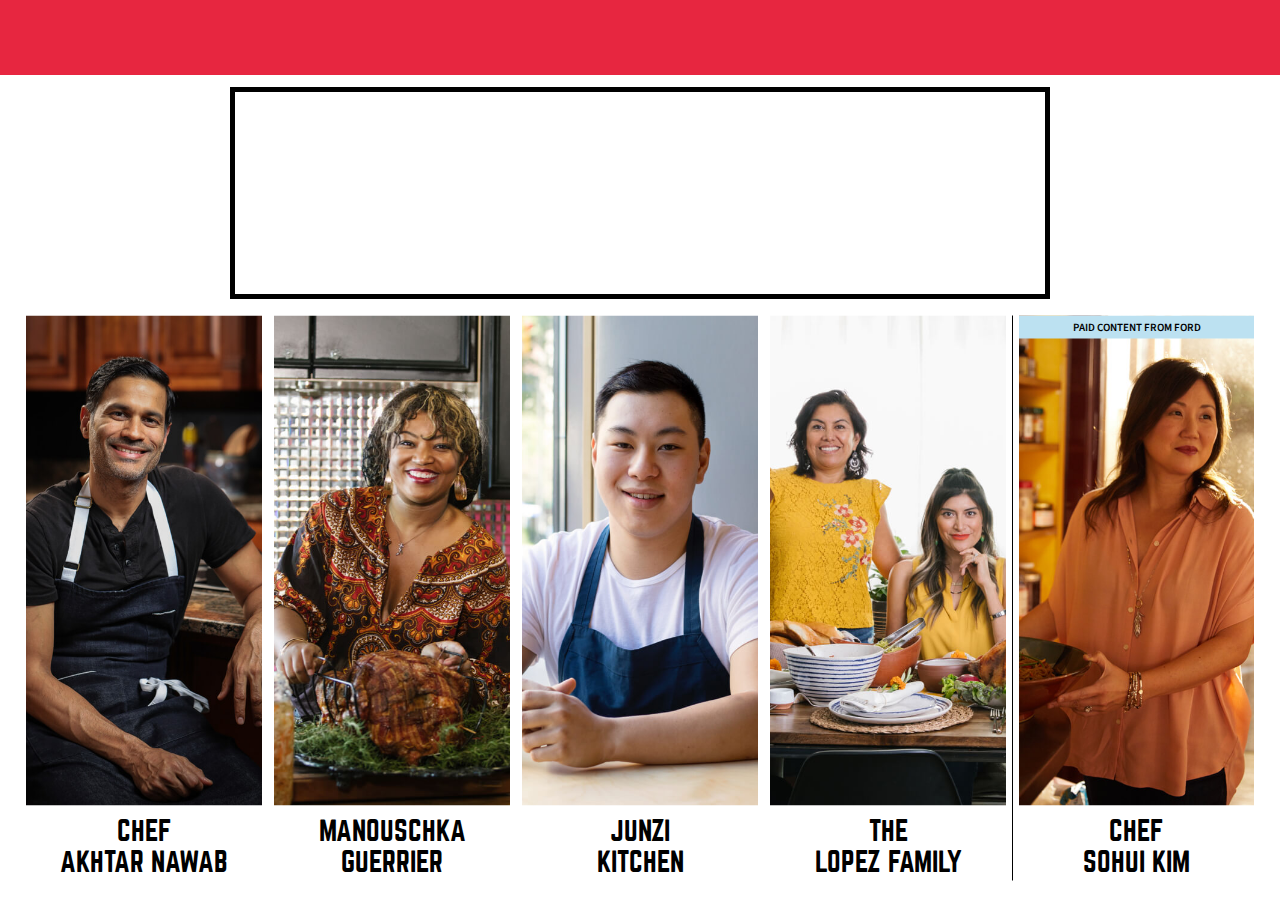
<file: index.html>
<!doctype html>
<html>
<head>
<meta charset="utf-8">
<!--Meta Viewport code for Responsive !-->
<meta name="viewport" content="width=device-width, initial-scale=1" />
<!--[if lte IE 9]>
      <link href='common/css/animations-ie-fix.css' rel='stylesheet'>
<![endif]-->
<title>First Generation Thanksgiving | Food &amp; Wine</title>

<meta name="description" content="Ari corae dolorehenis dollab inis nullatquat omnis sunt, ilur? Otatur, non rest, optatem faccum corro blaborios repta non cureperio quossimus Ari corae dolorehenis dollab inis nullatquat omnis sunt, illaut e Otatur, non.">

<meta property="og:title" content="First Generation Thanksgiving">
<meta property="og:url" content="http://www.foodandwine.com/microsites/first-generation-thanksgiving/" />
<meta property="og:site_name" content="Food & Wine">
<meta property="og:image" content="http://www.foodandwine.com/microsites/first-generation-thanksgiving/common/images/facebook_home.jpg">
<meta property="og:description" content="Thanksgiving has always been the culinary superstar of American holidays and now its newest immigrants are embracing the tradition, but adding in tastes and spices from their own cultures. After all, if America is a melting pot, why not mix it up?">

<!--Stylesheets !-->
<link rel="stylesheet" href="common/css/animations.css">
<link rel="stylesheet" href="common/css/font-awesome.min.css" type="text/css" />
<link rel="stylesheet" href="common/fonts/font.css" type="text/css" />
<link rel="stylesheet" href="common/css/style.css" type="text/css" />
<link rel="stylesheet" href="common/css/responsive.css" type="text/css" />

<!-- Begin Tealium Integration -->
<script type="text/javascript">
  var utag_data = {
    channel : "foodandwine", // See channel reference table for values
    page_name : "First Generation Thanksgiving", // Unique page name or article title. This value will need to be dynamic
    site_section1 : "sponsored", // native, branded, sponsored, or tentpole 
    site_section2 : "", // Used to determine the hierarchy level of the page within the site's ecosystem
    template_type : "landing", // Template type for the current page – landing, article, video, gallery, listicle
    publish_date : "2017-11-05", // YYYY-MM-DD format
    tag_keywords : "sponsored::site::Food and Wine | sponsored::advertiser::Ford | sponsored::campaign::NA-FW-Ford-Edit-FirstGenThanksgiving-Touts: 35047 | sponsored::article::First Generation Thanksgiving", // pipe delimited values
    sponsored_content: "sponsored", // native, branded, sponsored, or tentpole
    sponsor_name : "Ford", // name of client
  author_name : "The Foundry", // created page
  };
</script>

<!-- Loading script asynchronously -->
<script type="text/javascript">
      (function(a,b,c,d){
      a='//tags.tiqcdn.com/utag/timeinc/sponsored/prod/utag.js';
      b=document;c='script';d=b.createElement(c);d.src=a;d.type='text/java'+c;d.async=true;
      a=b.getElementsByTagName(c)[0];a.parentNode.insertBefore(d,a);
      })();
</script>
<!-- End Tealium Integration -->

<!-- Begin Segment Integration -->
<script type="text/javascript">
 ! function() {
 	var analytics = window.analytics = window.analytics || [];
 	if (!analytics.initialize)
 		if (analytics.invoked) window.console && console.error && console.error("Segment snippet included twice.");
 		else {
 			analytics.invoked = !0;
 			analytics.methods = ["trackSubmit", "trackClick", "trackLink", "trackForm", "pageview", "identify", "reset", "group", "track", "ready", "alias", "debug", "page", "once", "off", "on"];
 			analytics.factory = function(t) {
 				return function() {
 					var e = Array.prototype.slice.call(arguments);
 					e.unshift(t);
 					analytics.push(e);
 					return analytics
 				}
 			};
 			for (var t = 0; t < analytics.methods.length; t++) {
 				var e = analytics.methods[t];
 				analytics[e] = analytics.factory(e)
 			}
 			analytics.load = function(t) {
 				var e = document.createElement("script");
 				e.type = "text/javascript";
 				e.async = !0;
 				e.src = ("https:" === document.location.protocol ? "https://" : "http://") + "cdn.segment.com/analytics.js/v1/" + t + "/analytics.min.js";
 				var n = document.getElementsByTagName("script")[0];
 				n.parentNode.insertBefore(e, n)
 			};
 			analytics.SNIPPET_VERSION = "4.0.0";
 			analytics.load("KRc5Tj56AQ8e92yfeZcJGfq8rcbRV855");
 			analytics.page({
                timeIncApplication: 'custom content',
                timeIncBrand: 'foodandwine.com',
                contentShownOnPlatform: 'own',
                contentSponsor: 'Ford',
                contentType: 'tentpole',
                contentPublishedDate: "2017-10-27"
            });
 		}
 }();
 </script>
 <!-- end Segment Integration-->
 

</head>

<body class="home">
<div id="siteloader"></div>
<!--maincntr start!-->
<main id="main-cntr">   
    

    <!--header start!-->
    <header id="header">
        <div class="header_inner animatedParent animateOnce">
            <a href="#" class="menuToggle animated fadeInDownShort delay-250"><span></span></a>
            <a class="logo animated fadeInLeftShort delay-250" href="http://www.foodandwine.com/" target="_blank"><img src="common/images/food_wine_white.png" alt="food&wine logo"></a>            
            <ul class="ford_logo animated fadeInRightShort delay-250">
              <li>Presented By</li>
              <li><a href="https://ad.doubleclick.net/ddm/trackclk/N3016.timeinc.com/B20435461.208171059;dc_trk_aid=408138112;dc_trk_cid=80562851;dc_lat=;dc_rdid=;tag_for_child_directed_treatment=?http://www.ford.com?bannerid=20435461|902877|208171059|%ecid!|408138112" class="ford_img" target="_blank"><img src="common/images/ford-120x60.png" alt="ford logo"></a></li>
            </ul>
            <div class="clear"></div>        
        </div>
        
        <nav class="nav-bar animatedParent animateOnce">
            <ul class="animated fadeIn delay-250">
              <li><a href="chef-akhtar-nawab.html">Chef Akhtar Nawab</a></li>
              <li><a href="manouschka-guerrier.html">Manouschka Guerrier</a></li>
              <li><a href="junzi-kitchen.html">Junzi Kitchen</a></li>
              <li><a href="the-lopez-family.html">The Lopez Family</a></li>
              <li><a href="chef-sohui-kim.html">Chef Sohui Kim <span class="paid_cont">Paid Content</span></a></li>
            </ul>
        </nav>

    </header>
    <!--header start!--> 
    

    <!--homeintro start!-->
    <div class="home_intro"> 
     <div class="text animatedParent animateOnce">
      <h1 class="animated fadeInUpShort delay-250" >First Generation Thanksgiving</h1>
      <p class="animated fadeInUpShort delay-500" >Thanksgiving has always been the culinary superstar of American holidays and now its newest immigrants are embracing the tradition, but adding in tastes and spices from their own cultures. After all, if America is a melting pot, why not mix it up?</p>   
     </div> 
    </div>
    <!--homeintro end!-->
    

<div class="thumb_nav_container">
  <div class="thumb_nav_wrap">
    <div class="thumb_nav">
     <a href="chef-akhtar-nawab.html">
      <div class="thumb_img"><figure style="background:url(common/images/chef_akhtar_nawab.jpg) no-repeat center top;"></figure></div>
      <h3>CHEF<br> AKHTAR NAWAB</h3>
     </a> 
    </div>
    <div class="thumb_nav">
     <a href="manouschka-guerrier.html">
      <div class="thumb_img"><figure style="background:url(common/images/manouschka-guerrier.jpg) no-repeat center top;"></figure></div>
      <h3>MANOUSCHKA<br> GUERRIER</h3>
     </a> 
    </div>
    <div class="thumb_nav">
     <a href="junzi-kitchen.html">
      <div class="thumb_img"><figure style="background:url(common/images/junzi-kitchen.jpg) no-repeat center top;"></figure></div>
      <h3>JUNZI<br> KITCHEN</h3>
     </a> 
    </div>
    <div class="thumb_nav">
     <a href="the-lopez-family.html">
      <div class="thumb_img"><figure style="background:url(common/images/the-lopez-family.jpg) no-repeat center top;"></figure></div>
      <h3>THE<br> LOPEZ FAMILY</h3>
     </a> 
    </div>
    <div class="thumb_nav last">
     <a href="chef-sohui-kim.html">
      <div class="thumb_img"><figure style="background:url(common/images/sohui_kim.jpg) no-repeat center top;"></figure><span class="paid_content">Paid Content From Ford</span></div>
      <h3>CHEF<br> SOHUI KIM</h3>
     </a> 
    </div>
  </div>
</div>
 
  
</main>
<!--maincntr End!-->


<!--Javascripts !-->
<script type="text/javascript" src="common/js/jquery.min.js"></script>
<script src="common/js/css3-animate-it.js"></script> 
<script type="text/javascript">
jQuery(document).ready(function($) {

$('#header .logo').click(function(e) {
    utag.link({
        "click_id": "foodandwine-link"
    });
    analytics.track('Custom Content Action Taken', {
        'timeIncBrand': 'foodandwine.com',
        'timeIncApplication': 'custom content',
        'userAction': 'clicked External Link',
        'clickId': 'foodandwine link',
"referrer": "http://www.foodandwine.com/microsites/first-generation-thanksgiving/",
},
{"page": { "referrer": "http://www.foodandwine.com/microsites/first-generation-thanksgiving/",
           "title": "First Generation Thanksgiving",}}
);
    });


$('a.ford_img').click(function(e) {
    utag.link({
        "click_id": "ford-link"
    });
    analytics.track('Custom Content Action Taken', {
        'timeIncBrand': 'foodandwine.com',
        'timeIncApplication': 'custom content',
        'userAction': 'clicked External Link',
        'clickId': 'ford link',
"referrer": "http://www.foodandwine.com/microsites/first-generation-thanksgiving/",
},
{"page": { "referrer": "http://www.foodandwine.com/microsites/first-generation-thanksgiving/",
           "title": "First Generation Thanksgiving",}}
);
    });

});
</script>
<script type="text/javascript" src="common/js/custom.js"></script>

</body>
</html>
</file>
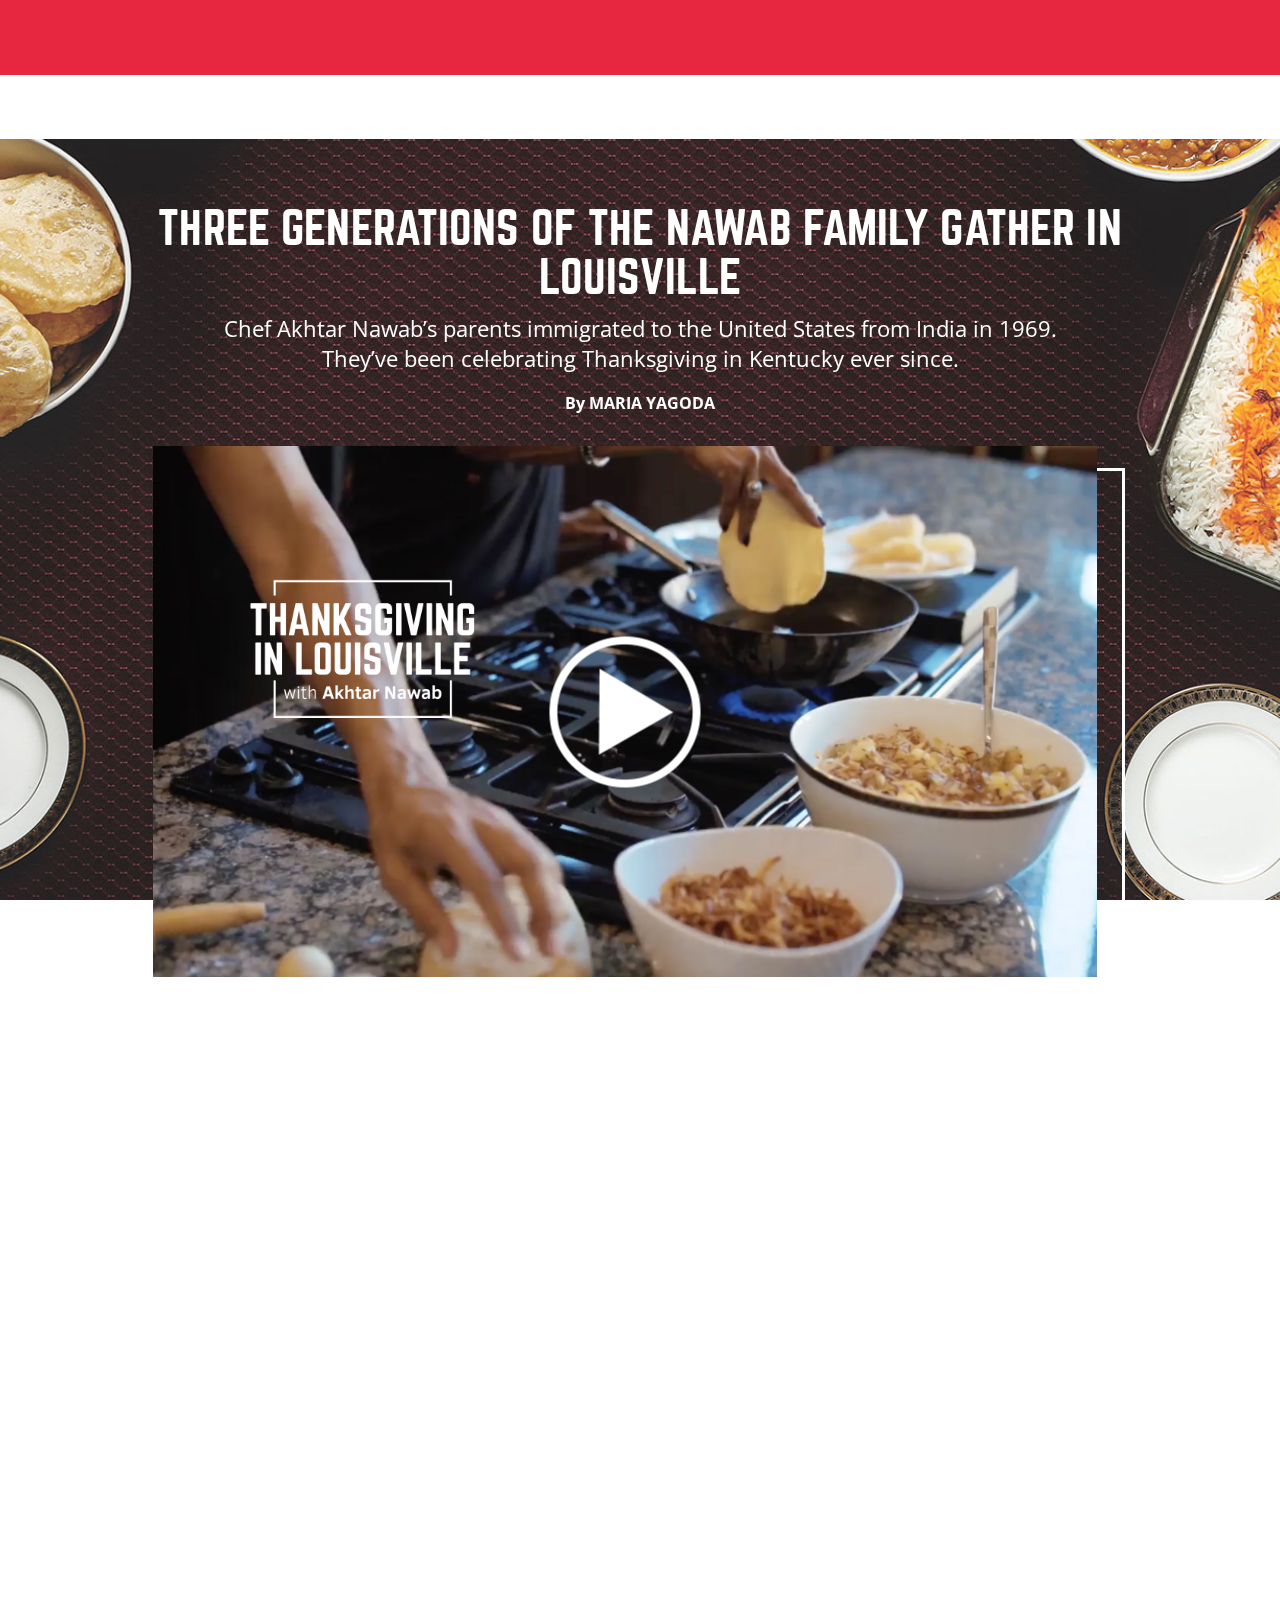
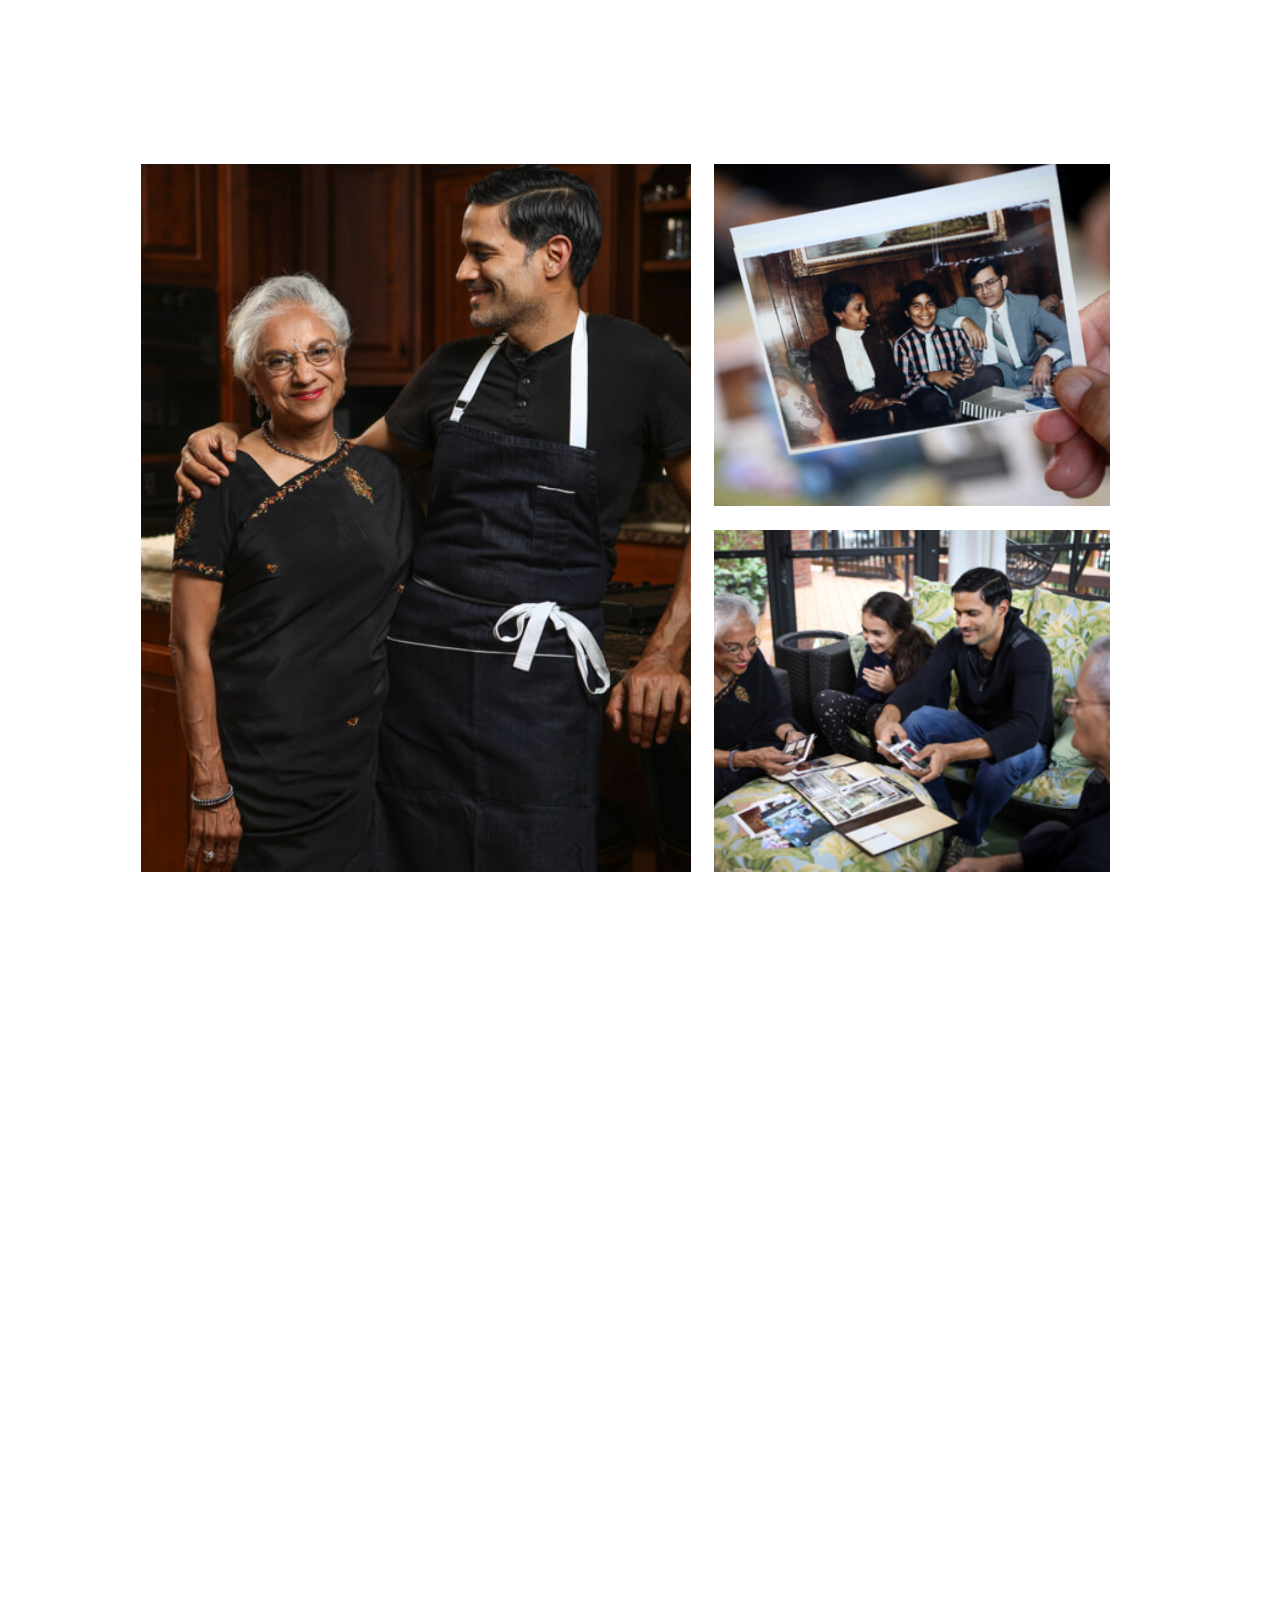
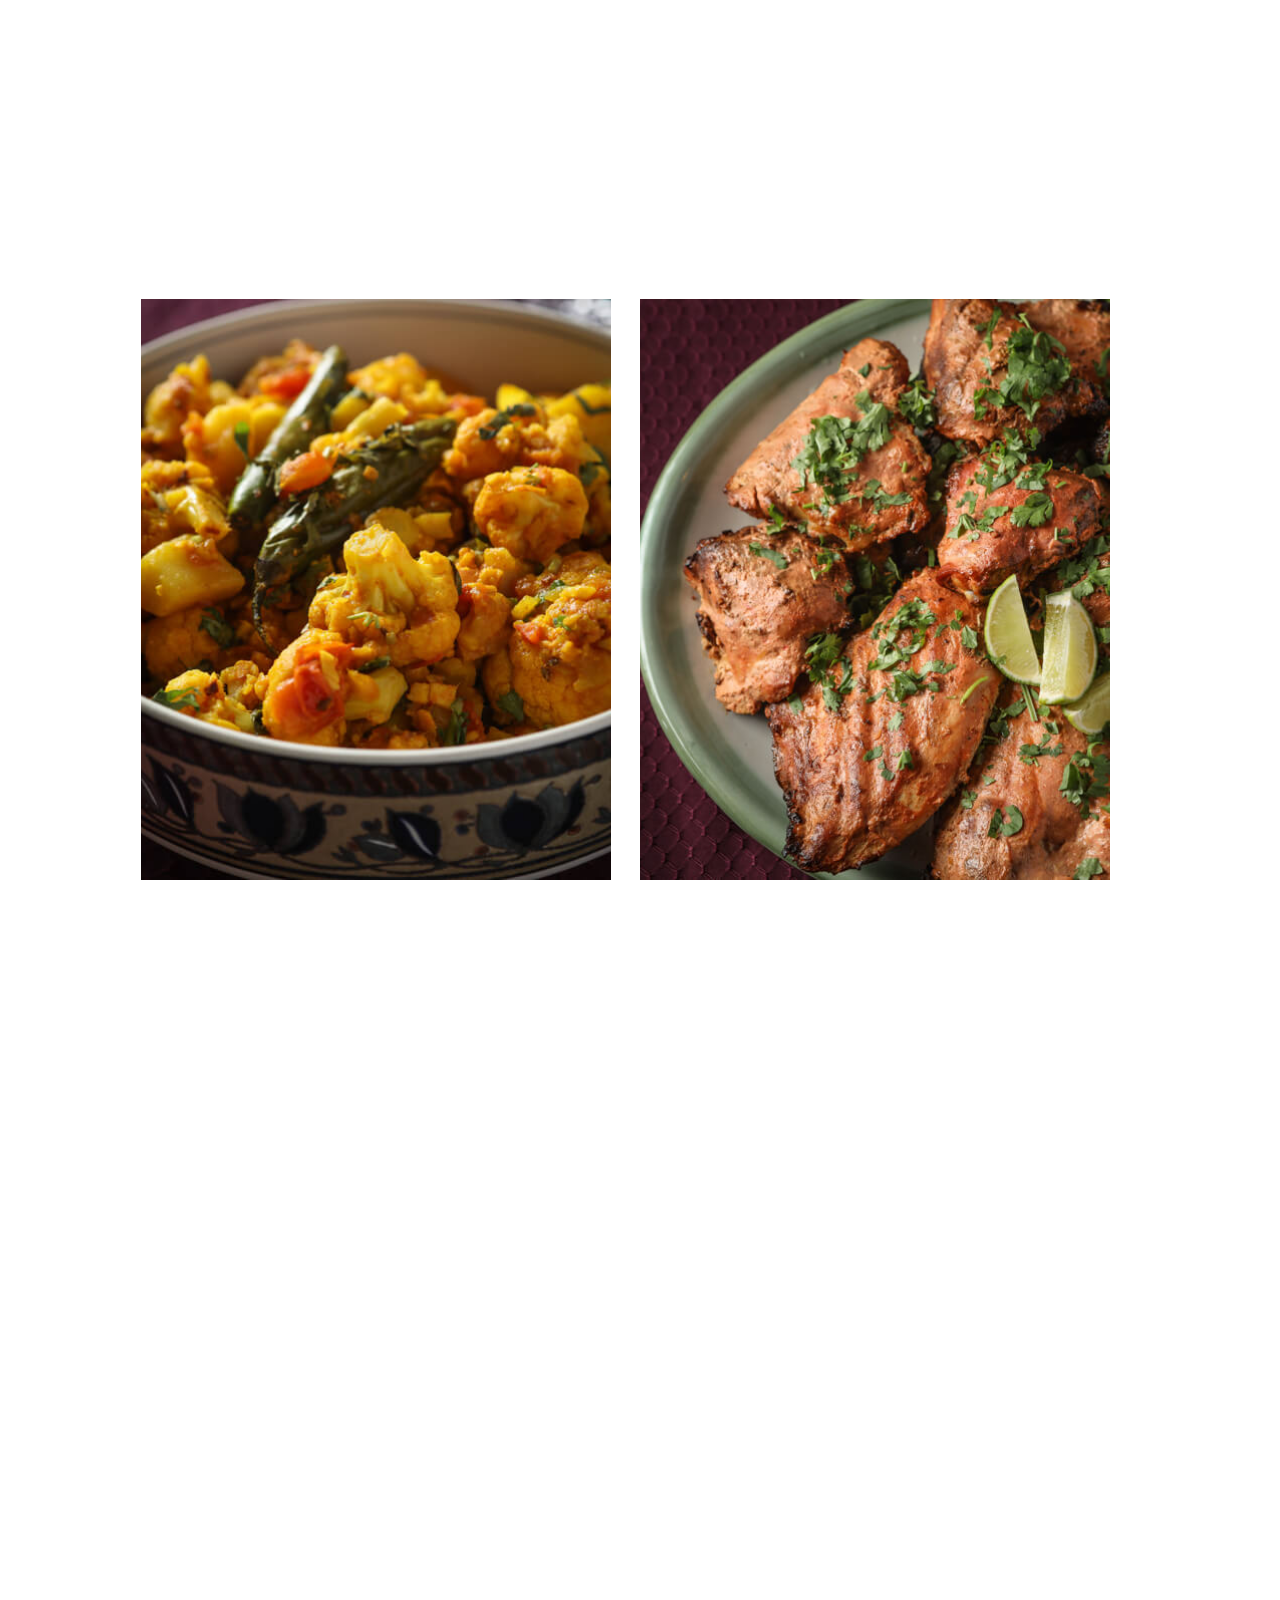
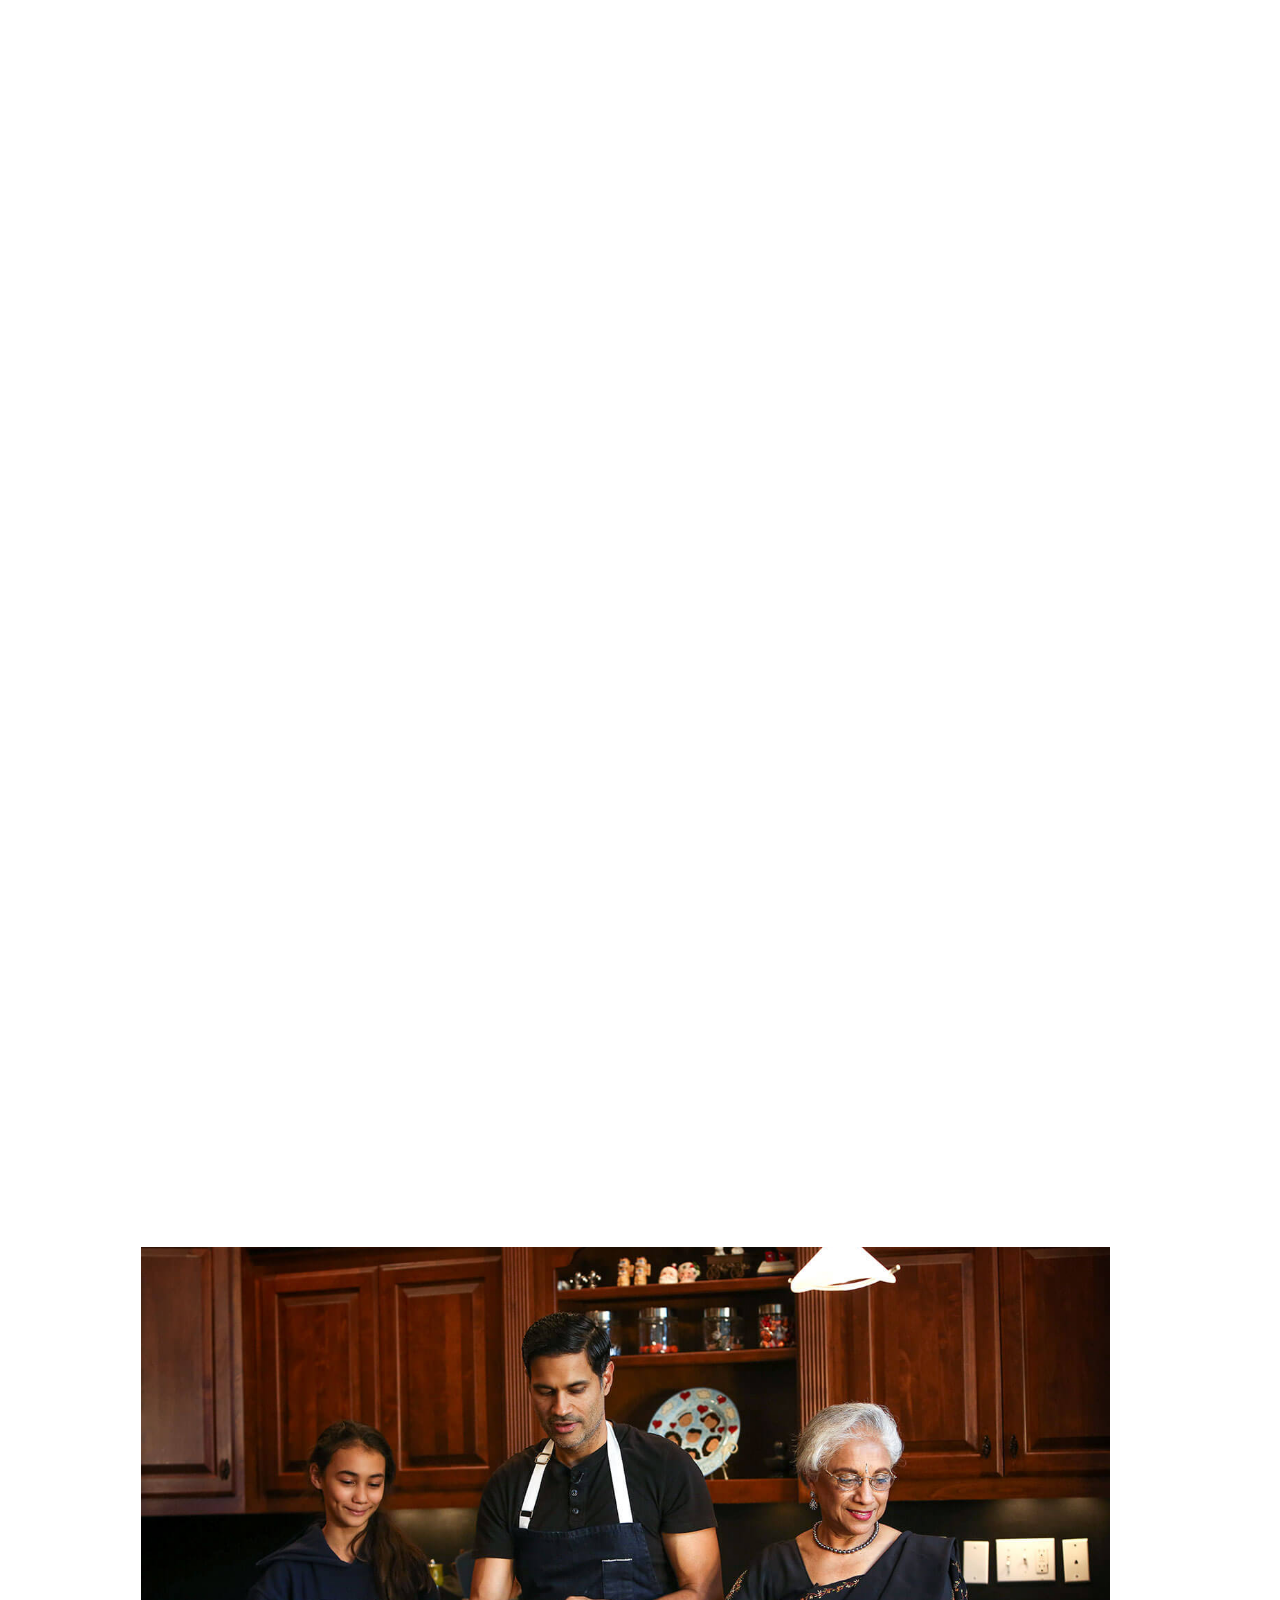
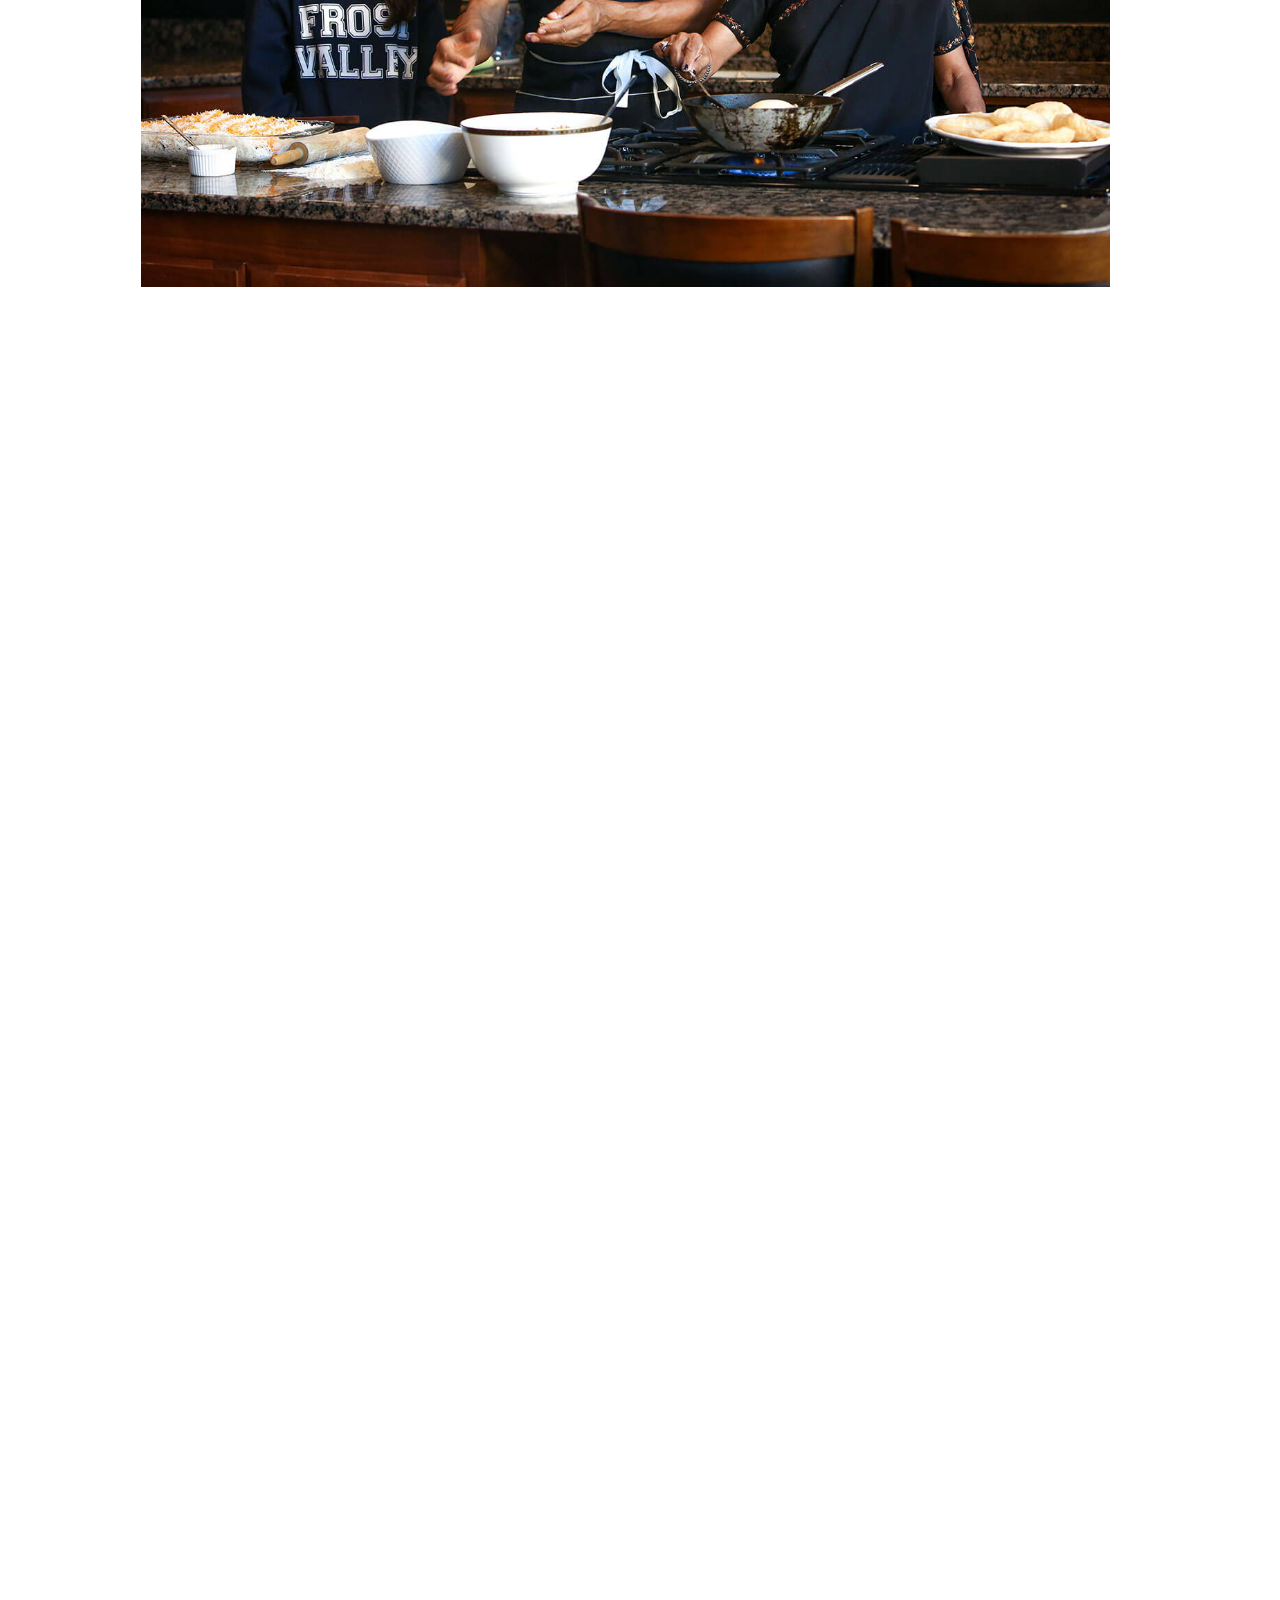
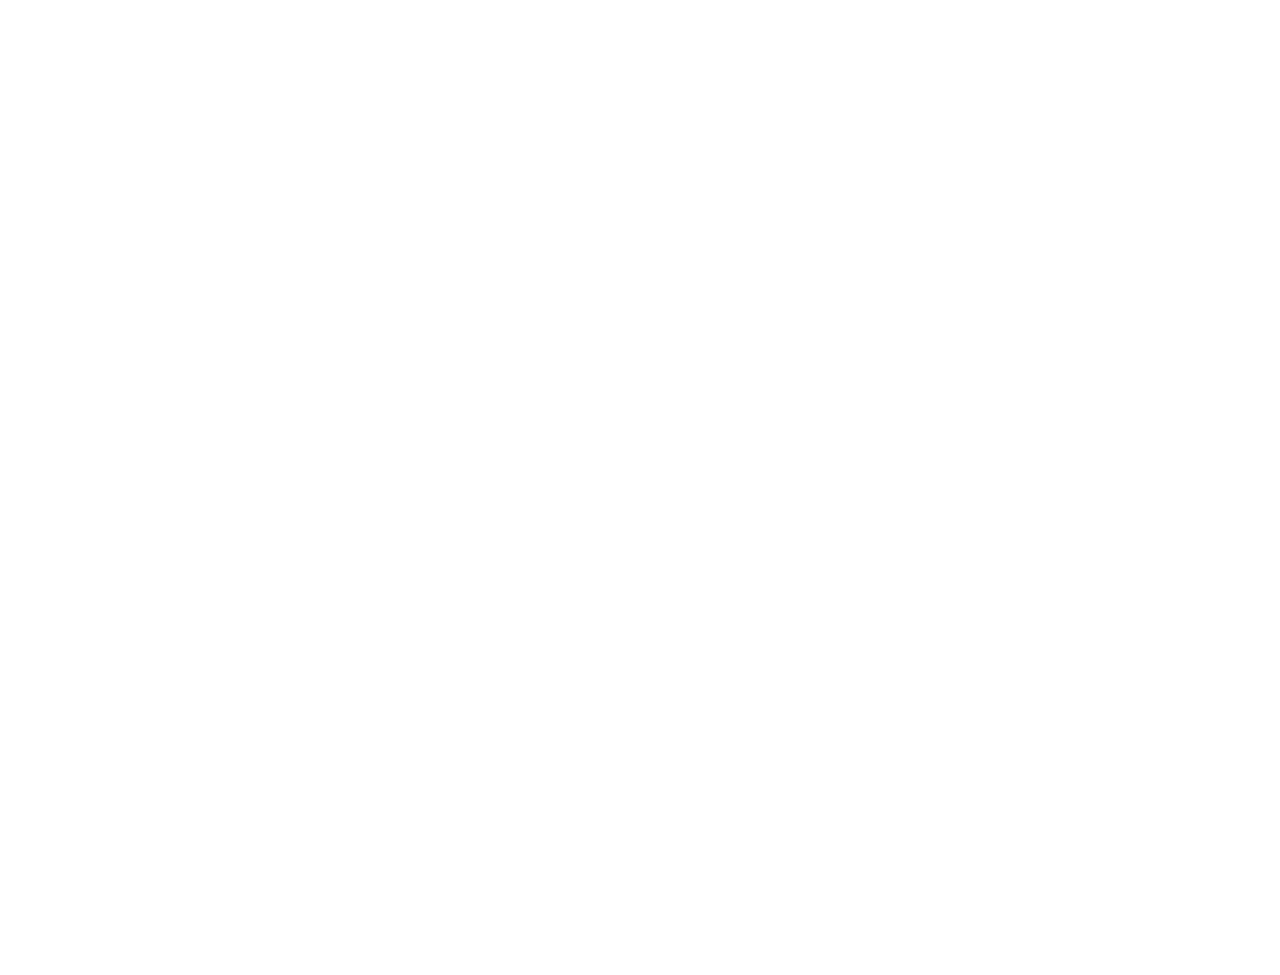
<file: chef-akhtar-nawab.html>
<!doctype html>
<html>
<head>
<meta charset="utf-8">
<!--[if lte IE 9]>
      <link href='common/css/animations-ie-fix.css' rel='stylesheet'>
<![endif]-->
<!--Meta Viewport code for Responsive !-->
<meta name="viewport" content="width=device-width, initial-scale=1" />
<title>Chef Akhtar Nawab | Food &amp; Wine</title>

<meta name="description" content="Chef Akhtar Nawabʼs parents immigrated to the United States from India in 1969. Theyʼve been celebrating Thanksgiving in Kentucky ever since.">

<meta property="og:title" content="Chef Akhtar Nawab">
<meta property="og:url" content="http://foodandwine.com/microsites/first-generation-thanksgiving/chef-akhtar-nawab.html" />
<meta property="og:site_name" content="Food & Wine">
<meta property="og:image" content="http://www.foodandwine.com/microsites/first-generation-thanksgiving/common/images/facebook_akhtar.jpg">
<meta property="og:description" content="Chef Akhtar Nawabʼs parents immigrated to the United States from India in 1969. Theyʼve been celebrating Thanksgiving in Kentucky ever since.">

<!--Stylesheets !-->
<link rel="stylesheet" href="common/css/animations.css">
<link rel="stylesheet" href="common/css/font-awesome.min.css" type="text/css" />
<link rel="stylesheet" href="common/fonts/font.css" type="text/css" />
<link rel="stylesheet" href="common/css/slick.css" type="text/css" />
<link rel="stylesheet" href="common/css/style.css" type="text/css" />
<link rel="stylesheet" href="common/css/responsive.css" type="text/css" />

<!-- Begin Tealium Integration -->
<script type="text/javascript">
  var utag_data = {
    channel : "foodandwine", // See channel reference table for values
    page_name : "Chef Akhtar Nawab", // Unique page name or article title. This value will need to be dynamic
    site_section1 : "sponsored", // native, branded, sponsored, or tentpole 
    site_section2 : "", // Used to determine the hierarchy level of the page within the site's ecosystem
    template_type : "article", // Template type for the current page – landing, article, video, gallery, listicle
    publish_date : "2017-11-05", // YYYY-MM-DD format
    tag_keywords : "sponsored::site::Food and Wine | sponsored::advertiser::Ford | sponsored::campaign::NA-FW-Ford-Edit-FirstGenThanksgiving-Touts: 35047 | sponsored::article::Chef Akhtar Nawab", // pipe delimited values
    sponsored_content: "sponsored", // native, branded, sponsored, or tentpole
    sponsor_name : "Ford", // name of client
  author_name : "The Foundry", // created page
  };
</script>

<!-- Loading script asynchronously -->
<script type="text/javascript">
      (function(a,b,c,d){
      a='//tags.tiqcdn.com/utag/timeinc/sponsored/prod/utag.js';
      b=document;c='script';d=b.createElement(c);d.src=a;d.type='text/java'+c;d.async=true;
      a=b.getElementsByTagName(c)[0];a.parentNode.insertBefore(d,a);
      })();
</script>
<!-- End Tealium Integration -->


<!-- Begin Segment Integration -->
<script type="text/javascript">
 ! function() {
 	var analytics = window.analytics = window.analytics || [];
 	if (!analytics.initialize)
 		if (analytics.invoked) window.console && console.error && console.error("Segment snippet included twice.");
 		else {
 			analytics.invoked = !0;
 			analytics.methods = ["trackSubmit", "trackClick", "trackLink", "trackForm", "pageview", "identify", "reset", "group", "track", "ready", "alias", "debug", "page", "once", "off", "on"];
 			analytics.factory = function(t) {
 				return function() {
 					var e = Array.prototype.slice.call(arguments);
 					e.unshift(t);
 					analytics.push(e);
 					return analytics
 				}
 			};
 			for (var t = 0; t < analytics.methods.length; t++) {
 				var e = analytics.methods[t];
 				analytics[e] = analytics.factory(e)
 			}
 			analytics.load = function(t) {
 				var e = document.createElement("script");
 				e.type = "text/javascript";
 				e.async = !0;
 				e.src = ("https:" === document.location.protocol ? "https://" : "http://") + "cdn.segment.com/analytics.js/v1/" + t + "/analytics.min.js";
 				var n = document.getElementsByTagName("script")[0];
 				n.parentNode.insertBefore(e, n)
 			};
 			analytics.SNIPPET_VERSION = "4.0.0";
 			analytics.load("KRc5Tj56AQ8e92yfeZcJGfq8rcbRV855");
 			analytics.page({
                timeIncApplication: 'custom content',
                timeIncBrand: 'foodandwine.com',
                contentShownOnPlatform: 'own',
                contentSponsor: 'Ford',
                contentType: 'tentpole',
                contentPublishedDate: "2017-10-27"
            });
 		}
 }();
 </script>
 <!-- end Segment Integration-->
 
 <!-- Begin DFP -->
<script src="https://tia.timeinc.net/time/tia.min.js" type="text/javascript"></script>
<script type="text/javascript">
var ti_dfp_config = {
    // FOR DFP
    setTargeting: {
        'site': 'foodandwine.com', // replace this with the brand domain
    },
    // additional targeting globally on the Slot Level
    setGlobalTargeting: {ch: 'Ford', spons: 'fwford', zone: 'fwford'}, // get this value from adops
    sitename: 'fw',
    zone: 'fwford', // get this value from adops
};

window.time_dfp = window.time_dfp || [];
window.time_dfp.push(function(){
window.time_dfp.init(ti_dfp_config);
});
</script>
<!-- End DFP -->

</head>

<body>
<!--maincntr start!-->
<main id="main-cntr">   

<div class="body_bg" style="background:url(common/images/chef_akhtar_bg.jpg) no-repeat center center;"></div>
    
    <!--header start!--> 
    <header id="header">   
    	
        <div class="header_inner animatedParent animateOnce">
             <a href="#" class="menuToggle animated fadeInDownShort delay-250"><span></span></a>                     
            <a class="logo animated fadeInLeftShort delay-250" href="http://www.foodandwine.com/" target="_blank"><img src="common/images/food_wine_white.png" alt="food&wine logo"></a>            
            <ul class="ford_logo animated fadeInRightShort delay-250">
              <li>Presented By</li>
              <li><a href="https://ad.doubleclick.net/ddm/trackclk/N3016.timeinc.com/B20435461.208171059;dc_trk_aid=408138112;dc_trk_cid=80562851;dc_lat=;dc_rdid=;tag_for_child_directed_treatment=?http://www.ford.com?bannerid=20435461|902877|208171059|%ecid!|408138112" class="ford_img" target="_blank"><img src="common/images/ford-120x60.png" alt="ford logo"></a></li>
            </ul>
            
            <div class="clear"></div>        
        </div>

        <nav class="nav-bar animatedParent animateOnce">
            <ul class="animated fadeIn delay-250">
              <li class="active"><a href="chef-akhtar-nawab.html">Chef Akhtar Nawab</a></li>
              <li><a href="manouschka-guerrier.html">Manouschka Guerrier</a></li>
              <li><a href="junzi-kitchen.html">Junzi Kitchen</a></li>
              <li><a href="the-lopez-family.html">The Lopez Family</a></li>
              <li><a href="chef-sohui-kim.html">Chef Sohui Kim <span class="paid_cont">Paid Content</span></a></li>
            </ul>
        </nav>
         
    </header>
    <!--header start!--> 
    

    
    
    <!--content start!-->
    <div class="contentcntr">

<div class="intro-part">
  <h1>THREE GENERATIONS OF THE NAWAB FAMILY GATHER IN LOUISVILLE</h1>
  <p>Chef Akhtar Nawabʼs parents immigrated to the United States from India in 1969. Theyʼve been celebrating Thanksgiving in Kentucky ever since.</p>
  <span>By MARIA YAGODA</span>
</div>

<div class="clear"></div>

<div class="video_part">
  <div class="video_box">
    <div class="video_wrapper">
     <div class="v_box">
       <a href="#" class="play_btn"></a>
       <figure style="background:url(common/images/akhtar.jpg) no-repeat center center;"></figure>
       <video id="myPlayerID" data-viewplay="false" data-autoplay="false" data-video-id="5639601821001" data-account="1660653193" data-player="default" data-embed="default" class="video-js" controls></video>
       <script src="//cdn.video.timeinc.com/jumpstart/v2/js/jumpstart.min.js"></script>

      </div>
    </div>
  </div>
</div>      

<div class="content">       

 <p>Akhtar Nawab drops a fleck of flour into a pan of hot oil; it bubbles, so itʼs time. Beside him, his mother, Sahro, whom he calls “Ammi,” grabs pieces of dough from the master blob, rolls out small disks and passes them to her son, who drops them into the pan to fry. The dough puffs up and turns golden, transforming into the perfect puri. Even though Akhtar is a nationally recognized chef with four restaurants and counting, his mother runs the operation here, in the Louisville, Kentucky kitchen of her first-born son, Akbar, Akhtarʼs older brother. After all, it was Sahro who exposed her son to the flavors and techniques that would ultimately shape his culinary career. As a child, Akhtar always found his way into the kitchen, helping his mother to prepare his favorite childhood dishes, like keema matar (ground meat with peas, saffron and cumin), biryani and stewed oxtail.</p>

 <p>At the puri assembly line on the kitchen counter, Sahro tells Akhtar that heʼs frying them all wrong; he disagrees. “He becomes a chef and then he doesnʼt listen to me!” she says, laughing and rolling out more dough.</p>

 <p>“How old are you, 40? Still getting yelled at by your mother,” his brother calls out from the living room. Their father, Dr. Syed Mehdi Nawab, watches from the couch in amused silence.</p>

</div>

<div class="img_container">
<div class="img_block2">
  <div class="img_box">
    <span class="img_caption">JESSICA EBELHAR</span>
   <div class="img_box_inner"> 
    <div class="img1"><figure style="background:#a3a3a3 url(common/images/an_img1.jpg) no-repeat center center;"></figure></div>
    <div class="img2"><figure style="background:#a3a3a3 url(common/images/an_img2.jpg) no-repeat center center;"></figure></div>
    <div class="img3"><figure style="background:#a3a3a3 url(common/images/an_img3.jpg) no-repeat center center;"></figure></div>
   </div> 
  </div>
</div> 
</div>


<div class="clear"></div>

<div class="content wider">

<div class="ad_container">
  <div class="ad" id="ad1_1">
  
  <script>
    // Default to 300x600
    var adSize = [
        [300, 600]
    ];
    var ad1_1 = {
        id: 'ad1_1',
        targeting: {
            'pos': '1'
        }
    };
    if (window.innerWidth < 728) {
        adSize = [300, 250];
    }
    else if (window.innerWidth >= 728) {
        adSize = [300, 600];
    }
    ad1_1.size = adSize;
    window.time_dfp.push(function() {
        time_dfp.defineSlot(ad1_1);
    }
                        );
</script>
  
  </div>
 </div>

<p>Everyone is here at Akbarʼs home, located in a leafy suburban neighborhood in Louisville, where the two brothers grew up. Their parents left India for Chicago in 1969, where Mehdi had been offered a job as a cardiovascular surgeon. They moved to Milwaukee in ʼ71 and ultimately settled in Louisville two years later, where they all (mostly) remain today. Akhtar runs his restaurant empire from Manhattan, where his 12-year-old daughter, Ela, splits her time between him and her mother. He tries to return home whenever he gets an ever-elusive free moment. Often, he finds himself craving his motherʼs stewed cauliflower with black cumin and puri with potatoes and chicken biryani.</p>

<p>“Food was always a centerpiece for our family,” he says. “My mom was such a great cook. I remember she would make a biryani enriched with all these sweet spices—cinnamon, clove, cardamom—and then saffron and rosewater. It has all these interesting flavors that are compiled together and cooked in the same way a coq au vin would cook for hours, until itʼs just right.”</p>

</div>

<div class="clear"></div>

<div class="content">

<p>"Growing up, the kitchen enchanted him. As a child, he studied his mother carefully, helping her in whatever way he could. “I wasn’t really motivated by coursework in the way I think some of my other peers were,” he says. “The kitchen was the environment I was always most comfortable, where I always felt good.” He adored the dishes that his mother made, which she learned from her mother in her hometown of Lucknow in Northern India.</p>

</div>

<div class="clear"></div>

<div class="img_container">
<div class="img_block1a">
  <div class="img_box">
   <span class="img_caption">JESSICA EBELHAR</span> 
   <div class="img_box_inner"> 
    <div class="img1" style="padding-bottom: 60%;"><figure style="background:#a3a3a3 url(common/images/an_img4.jpg) no-repeat center center;"></figure></div>
    <div class="img2" style="padding-bottom: 60%;"><figure style="background:#a3a3a3 url(common/images/an_img5.jpg) no-repeat center center;"></figure></div>
   </div> 
  </div>
</div> 
</div>

<div class="clear"></div>

<div class="content">
 
 <p>Cooking in America wasnʼt always easy for Sahro, though Akhtar would never have guessed that from the delicious food he ate at the dinner table every night. When she first arrived in the 1970s, she was stunned by the lack of widely available fresh ingredients, a given in her hometown. Here, everything tasted different. She missed her motherʼs cooking.</p>

 <p>“It was a shock when I came here,” she says. “I was like, ‘Oh my god, this milk doesnʼt taste the same!ʼ If you make this your home country, of course you adjust. You realize what differences you have to make to make the food palatable.”</p>

 <p>She shifted her approach, opting for “more simple dishes instead of more exotic,” as she had trouble finding many of the ingredients that were ubiquitous back home. (But now with the growing Indian population in the Louisville area, she says she can find almost everything.)</p>

 <p>While food was always integral to the Nawabs, both in India and Kentucky, the idea of making it a profession was … novel. When Akhtar decided he wanted to be a chef around age 20, his parents werenʼt too surprised—or pleased. “My mom was very supportive in the best way she could be, and I think it took my dad a little longer to accept it and appreciate it,” he says. (Mehdi came around when he saw his son on TV for the first time.)</p>

 <p>Yet appreciate it they did, as their son climbed the ranks in the restaurant world—proving himself just as ambitious as his orthopedic surgeon brother and carving a path that was uniquely his own. Akhtar went to culinary school in 1994 and worked at restaurants in the Bay Area before migrating to New York City, where he trailed at Gramercy Tavern and later joined the opening team at Tom Colicchioʼs Craft and, in 2002, Craftbar. He first began dabbling with Mexican flavors around 2009. After the closure of his own concept, Elettaria, an Indian restaurant that was well-received but didnʼt survive the crashing of the market, he wanted to try something different. He reinvented himself through Mexican food, taking a culinary director position at La Esquina, where he worked for four years. There, he found the flavor profiles of Mexican and Indian cuisines to be quite similar—and harmonious when paired together.</p>

 <p>In fact, one of the most distinctive aspects of Akhtarʼs culinary trajectory is his foray into Mexican cuisine. To him, the pivot made perfect sense. The slow-cooking techniques and layering of flavors that characterize the Indian food of his childhood, he says, have enormous parallels with Mexican cooking. This offered him an entry point. His latest restaurant, Alta Calidad in Brooklyn, draws from both Indian and Mexican influences.</p>

 <p>“We do a roti there, which is an Indian peasant bread, but we enrich it with bone marrow, and thereʼs a guajillo salsa we make thatʼs really just a guajillo chutney,” Akhtar says. The salsa-chutney hybrid is seasoned with cumin and cloves and is enriched with raisins.</p>

 <p>“It took hours to produce something very simple,” he says, of Mexican food. “It was a very intimate, passionate cuisine that I wouldnʼt say emulated Indian food, but it was a little like that because I found so many similarities between the preparation techniques. There are areas of Mexico that have this Muslim influence, and you found combinations there that were so familiar, some of those long-cooked dishes that were so similar.”</p>

</div>  

<div class="clear"></div>

<div class="img_container">
<div class="img_block3">
  <div class="img_box">
   <span class="img_caption">JESSICA EBELHAR</span> 
   <div class="img_box_inner"> 
    <div class="img1" style="padding-bottom: 66%;"><figure style="background:#a3a3a3 url(common/images/an_img.jpg) no-repeat center center;"></figure></div>
   </div> 
  </div>
</div> 
</div>

<div class="clear"></div>

<div class="content">

<p>In March of 2017, Akhtar opened Alta Calidad, and he counts four locations of his fast-casual taco spot, Choza Taqueria, in New York and one in Birmingham, Alabama. In July he opened Fero, which serves Italian dishes inspired by the American south, in Birmingham, as well.</p>

<p>“I found a set of ingredients that worked with Mexican food, as well as Indian food; thereʼs cumin down there, thereʼs cinnamon, thereʼs all these familiar aromas that come together in a really harmonious way,” he says.</p>

<p>Those same aromas are floating around the kitchen, as Sahro rolls more puri dough, having recruited her three granddaughters to assist. Sheʼs been cooking for three days, as sheʼs hosting an extremely important crowd: her two sons, daughter-in-law, husband and four grandkids. Showing no signs of exhaustion, she beams. Everyone is happy that everyone is here, and Mehdi keeps trying to group everyone together for pictures. Sahro is whacking her granddaughters with the disks of dough, and theyʼre whacking back. For the Nawab family, gatherings around the table are precious, sacred.</p>

<p>When I ask Sahro what Thanksgiving means to her, she is silent for a few moments. Her eyes begin to water.</p>

<p>“Whatʼs so good is to just see the boys embrace their foundations,” she says. “Thatʼs whatʼs so good. The family values. The bond. The respect.”</p>

<p>I say she must be very proud of Akhtar and his success.</p>

<p>“Iʼm famous because of him! Because of my boys. Iʼm very proud,” she says. “Iʼm going to start crying again. Heʼs worked very hard for it. Very, very hard for it.”</p>

<p>Akhtar, too, gets emotional when talking about Thanksgiving, and what it means for three generations to gather around the table for a traditional Indian meal. He says heʼs most thankful for opportunity. He pauses to compose himself.</p>

<p>“Iʼm a single parent for my kid,” he says. “Itʼs really meaningful for us to get together and show her where I came from and how I chose to do something so different. That has great meaning.”</p>

<p>The dinner table is rambunctious and joyful, as the family debates the best strategies for passing the several dishes of meats and vegetables and rice and raita and puri around the table. After a prayer, everybody goes in.</p>

<p>“The traditional way is to eat with your hands,” Sahro explains, using puri to grab pieces of chicken, which she then dips in raita. “When you make a morsel like this, you just dip it. It coats it.” (The kids call these puriwrapped bites “puri burritos,” Mehdi says)</p>

<p>“Nowʼs your chance, Ela,” Akhtar says, teasing his daughter. “You can finally eat with your hands.” She smiles. On the other side of the table, her cousins debate when itʼs appropriate to start putting up Christmas decorations. “You have to wait until after Thanksgiving. Thatʼs just the way things are done.” “Nope. It starts in November.”</p>

<p>Throughout dinner, amid the teasing and laughing and scooping and dish-passing, Akhtar periodically rests his chin in his hand and looks around table, the very picture of “taking it all in.” He doesnʼt smile often, except when heʼs near daughter. Sheʼs the same way.</p>

<p>“Bringing her here to Louisville to spend time with my family is critical— she can see the way I grew up,” Akhtar says before everyone sits down. “She has a real interest in food. Itʼs interesting because I love all food, I just donʼt like bad preparations of them, but I think itʼs a little different with her. I think she has real interest in trying different things with me.”</p>

<p>He hasnʼt been back to India in years, but when he goes next, heʼll bring Ela. It will be her first time. “Iʼm not going back without her.”</p>

</div>  

            <div class="clear"></div>
        
    </div>
    <!--content end!-->

    
</main>
<!--maincntr End!-->




<!--Javascripts !-->
<script type="text/javascript" src="common/js/jquery.min.js"></script>
<script src="common/js/css3-animate-it.js"></script>
<script src="common/js/slick.js"></script>
<script type="text/javascript">
  $.force_appear();
</script> 
<script type="text/javascript">
jQuery(document).ready(function($) {

$('#header .logo').click(function(e) {
    utag.link({
        "click_id": "foodandwine-link"
    });
    analytics.track('Custom Content Action Taken', {
        'timeIncBrand': 'foodandwine.com',
        'timeIncApplication': 'custom content',
        'userAction': 'clicked External Link',
        'clickId': 'foodandwine link',
"referrer": "http://foodandwine.com/microsites/first-generation-thanksgiving/chef-akhtar-nawab.html",
},
{"page": { "referrer": "http://foodandwine.com/microsites/first-generation-thanksgiving/chef-akhtar-nawab.html",
           "title": "Chef Akhtar Nawab",}}
);
    });


$('a.ford_img').click(function(e) {
    utag.link({
        "click_id": "ford-link"
    });
    analytics.track('Custom Content Action Taken', {
        'timeIncBrand': 'foodandwine.com',
        'timeIncApplication': 'custom content',
        'userAction': 'clicked External Link',
        'clickId': 'ford link',
"referrer": "http://foodandwine.com/microsites/first-generation-thanksgiving/chef-akhtar-nawab.html",
},
{"page": { "referrer": "http://foodandwine.com/microsites/first-generation-thanksgiving/chef-akhtar-nawab.html",
           "title": "Chef Akhtar Nawab",}}
);
    });




$('.v_box a.play_btn').click(function(e) {
  e.preventDefault();
  $(this).fadeOut('slow');
  $('.v_box figure').fadeOut('slow');
  setTimeout(function(){ $('.video_part .video_box .video_wrapper').find('video').trigger('play'); }, 300);
});





});
</script>
<script type="text/javascript" src="common/js/custom.js"></script>
</body>
</html>
</file>
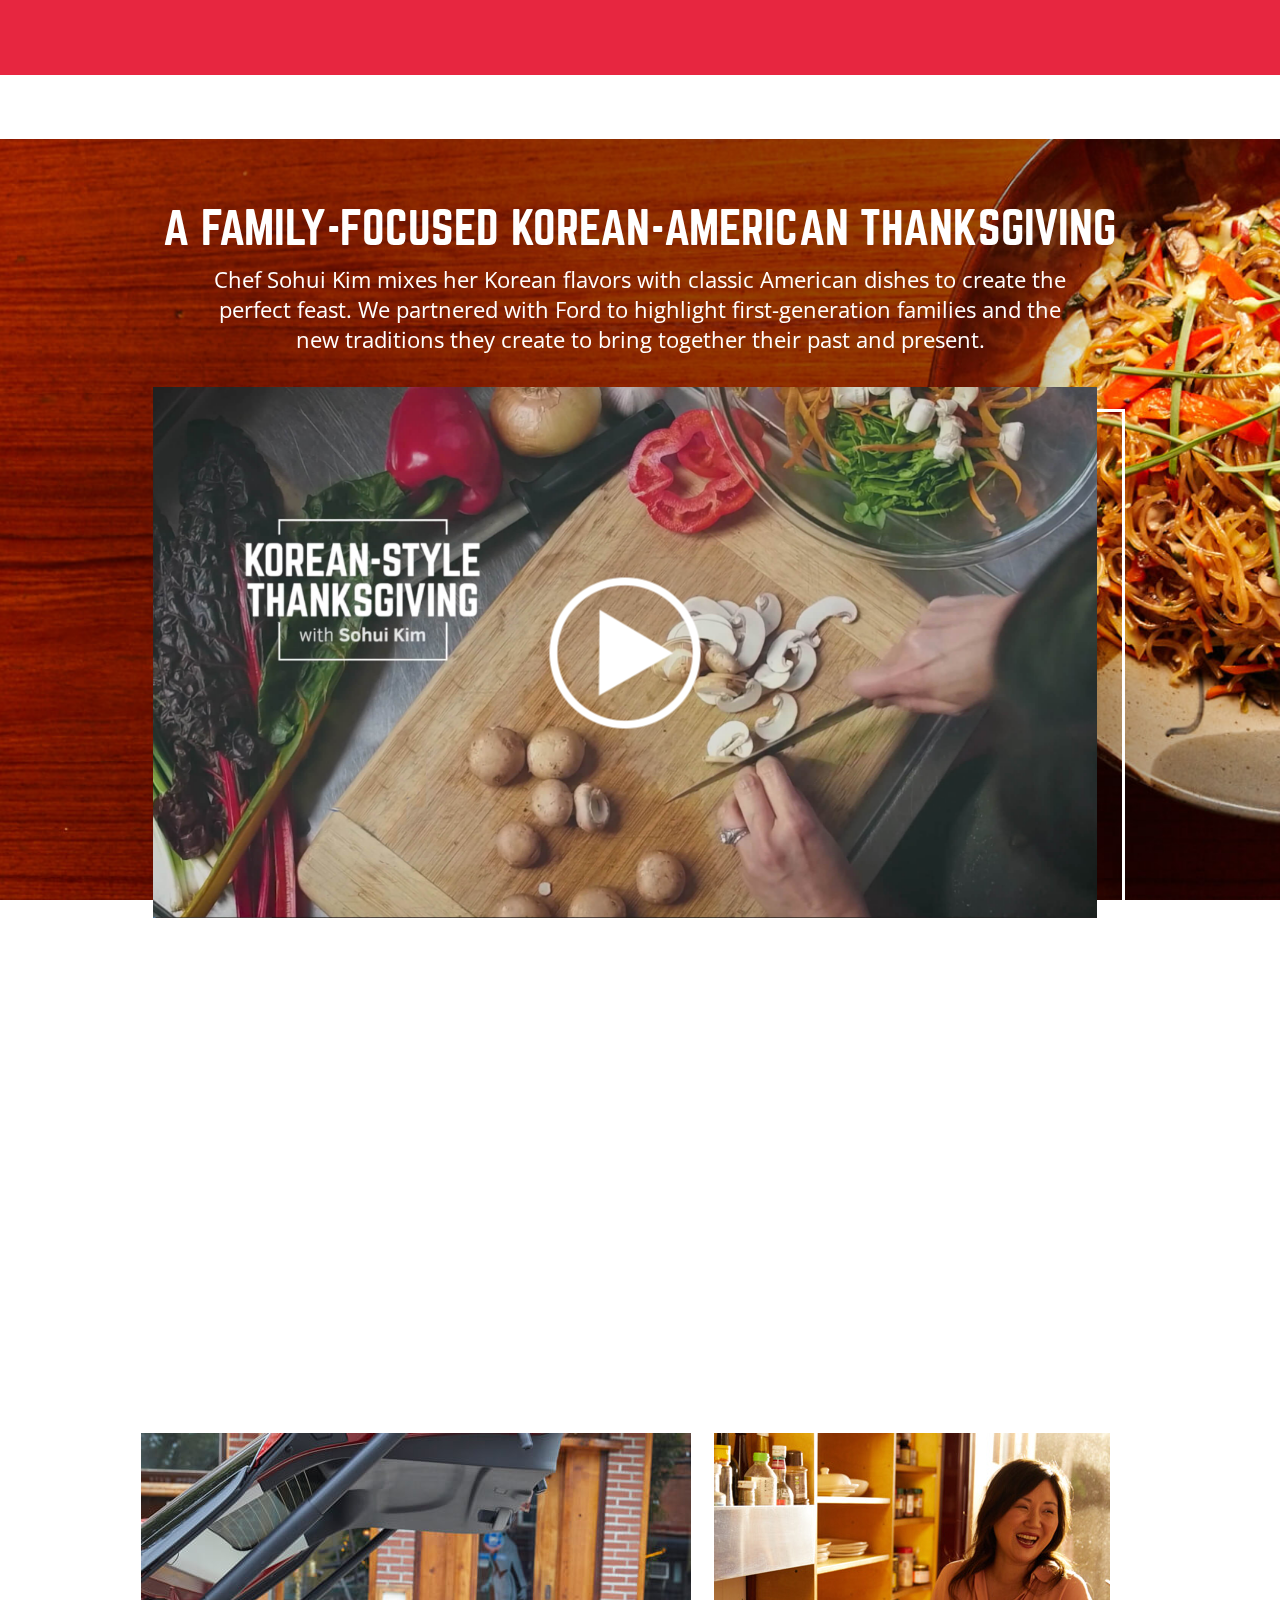
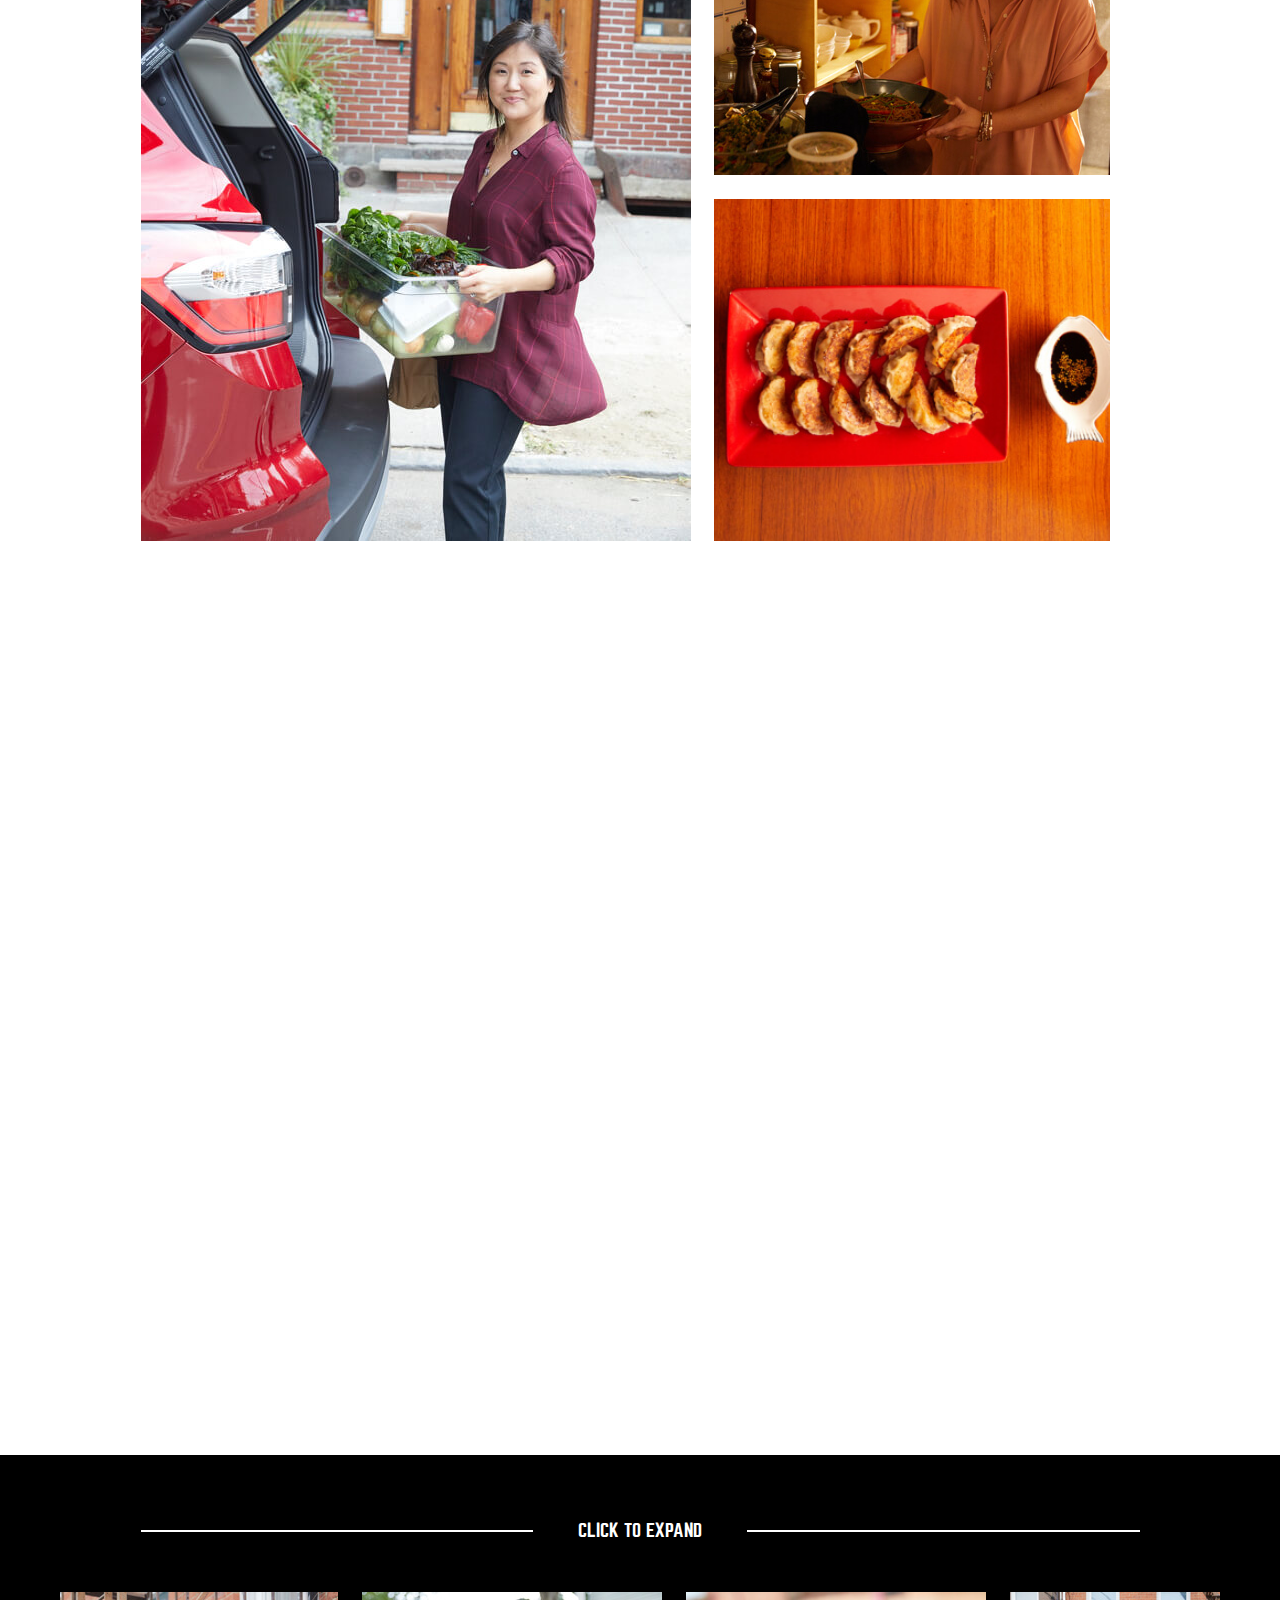
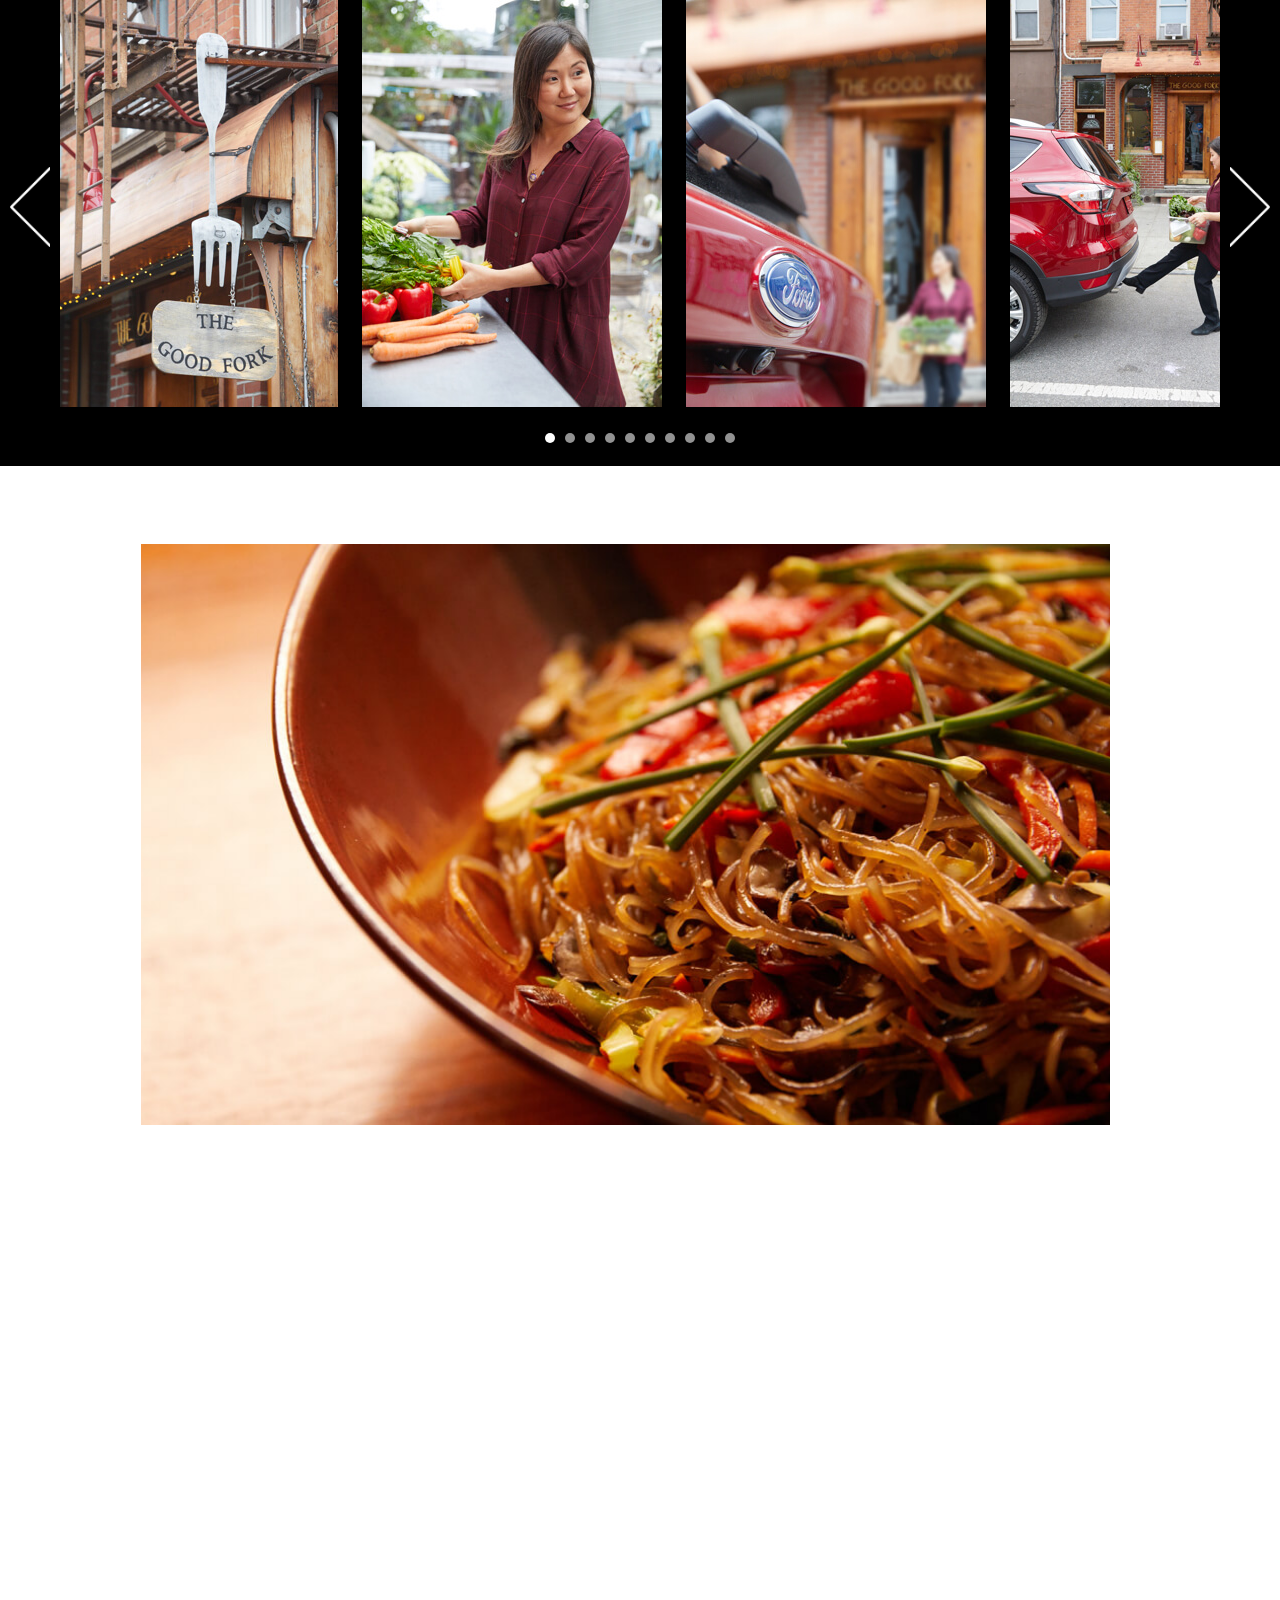
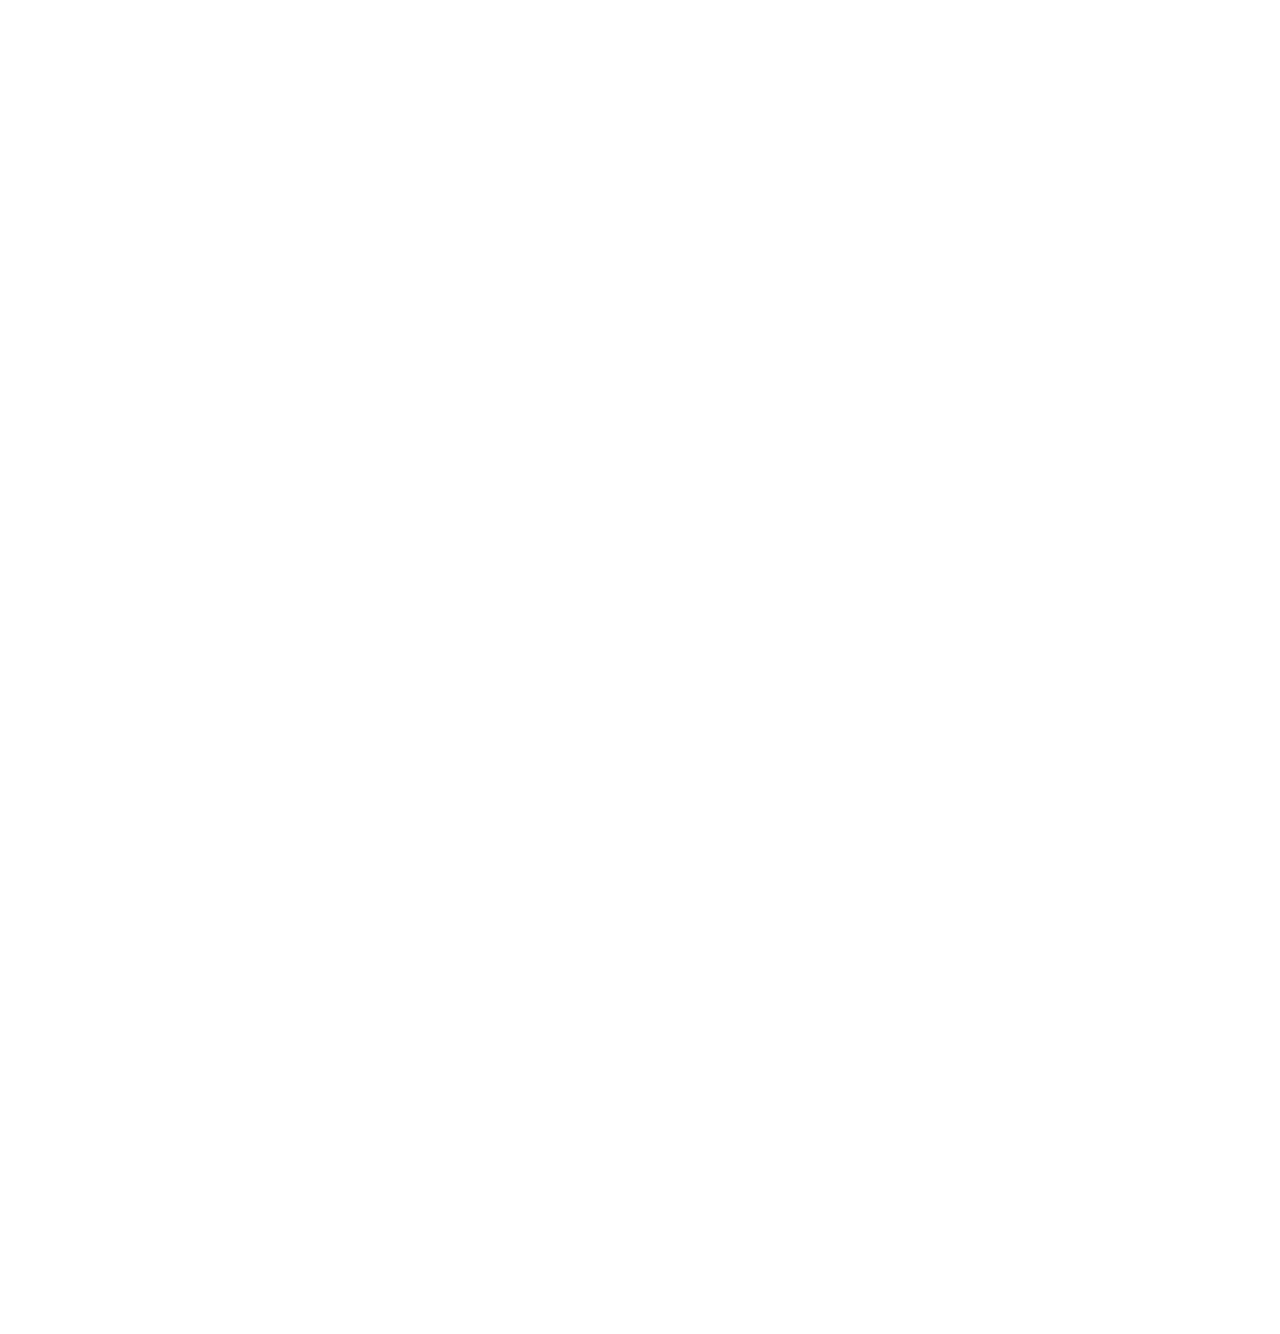
<file: chef-sohui-kim.html>
<!doctype html>
<html>
<head>
<meta charset="utf-8">
<!--[if lte IE 9]>
      <link href='common/css/animations-ie-fix.css' rel='stylesheet'>
<![endif]-->
<!--Meta Viewport code for Responsive !-->
<meta name="viewport" content="width=device-width, initial-scale=1" />
<title>Chef Sohui Kim | Food &amp; Wine</title>

<meta name="description" content="Chef Sohui Kim mixes her Korean flavors with classic American dishes to create the perfect feast. We partnered with Ford to highlight first-generation families and the new traditions they create to bring together their past and present.">

<meta property="og:title" content="Chef Sohui Kim">
<meta property="og:url" content="http://foodandwine.com/microsites/first-generation-thanksgiving/chef-sohui-kim.html" />
<meta property="og:site_name" content="Food & Wine">
<meta property="og:image" content="http://www.foodandwine.com/microsites/first-generation-thanksgiving/common/images/facebook_sohui.jpg">
<meta property="og:description" content="Chef Sohui Kim mixes her Korean flavors with classic American dishes to create the perfect feast. We partnered with Ford to highlight first-generation families and the new traditions they create to bring together their past and present.">

<!--Stylesheets !-->
<link rel="stylesheet" href="common/css/animations.css">
<link rel="stylesheet" href="common/css/font-awesome.min.css" type="text/css" />
<link rel="stylesheet" href="common/fonts/font.css" type="text/css" />
<link rel="stylesheet" href="common/css/slick.css" type="text/css" />
<link rel="stylesheet" href="common/css/style.css" type="text/css" />
<link rel="stylesheet" href="common/css/responsive.css" type="text/css" />

<!-- Begin Tealium Integration -->
<script type="text/javascript">
  var utag_data = {
    channel : "foodandwine", // See channel reference table for values
    page_name : "Chef Sohui Kim", // Unique page name or article title. This value will need to be dynamic
    site_section1 : "branded", // native, branded, sponsored, or tentpole 
    site_section2 : "", // Used to determine the hierarchy level of the page within the site's ecosystem
    template_type : "article", // Template type for the current page – landing, article, video, gallery, listicle
    publish_date : "2017-11-05", // YYYY-MM-DD format
    tag_keywords : "sponsored::site::Food and Wine | sponsored::advertiser::Ford | sponsored::campaign::BR-FW-Ford-In-Feed-KoreanAmerican: 35047 | sponsored::article::Chef Sohui Kim", // pipe delimited values
    sponsored_content: "branded", // native, branded, sponsored, or tentpole
    sponsor_name : "Ford", // name of client
  author_name : "The Foundry", // created page
  };
</script>

<!-- Loading script asynchronously -->
<script type="text/javascript">
      (function(a,b,c,d){
      a='//tags.tiqcdn.com/utag/timeinc/sponsored/prod/utag.js';
      b=document;c='script';d=b.createElement(c);d.src=a;d.type='text/java'+c;d.async=true;
      a=b.getElementsByTagName(c)[0];a.parentNode.insertBefore(d,a);
      })();
</script>
<!-- End Tealium Integration -->


<!-- Begin Segment Integration -->
<script type="text/javascript">
 ! function() {
 	var analytics = window.analytics = window.analytics || [];
 	if (!analytics.initialize)
 		if (analytics.invoked) window.console && console.error && console.error("Segment snippet included twice.");
 		else {
 			analytics.invoked = !0;
 			analytics.methods = ["trackSubmit", "trackClick", "trackLink", "trackForm", "pageview", "identify", "reset", "group", "track", "ready", "alias", "debug", "page", "once", "off", "on"];
 			analytics.factory = function(t) {
 				return function() {
 					var e = Array.prototype.slice.call(arguments);
 					e.unshift(t);
 					analytics.push(e);
 					return analytics
 				}
 			};
 			for (var t = 0; t < analytics.methods.length; t++) {
 				var e = analytics.methods[t];
 				analytics[e] = analytics.factory(e)
 			}
 			analytics.load = function(t) {
 				var e = document.createElement("script");
 				e.type = "text/javascript";
 				e.async = !0;
 				e.src = ("https:" === document.location.protocol ? "https://" : "http://") + "cdn.segment.com/analytics.js/v1/" + t + "/analytics.min.js";
 				var n = document.getElementsByTagName("script")[0];
 				n.parentNode.insertBefore(e, n)
 			};
 			analytics.SNIPPET_VERSION = "4.0.0";
 			analytics.load("KRc5Tj56AQ8e92yfeZcJGfq8rcbRV855");
 			analytics.page({
                timeIncApplication: 'custom content',
                timeIncBrand: 'foodandwine.com',
                contentShownOnPlatform: 'own',
                contentSponsor: 'Ford',
                contentType: 'tentpole',
                contentPublishedDate: "2017-10-27"
            });
 		}
 }();
 </script>
 <!-- end Segment Integration-->

<!-- Begin DFP -->
<script src="https://tia.timeinc.net/time/tia.min.js" type="text/javascript"></script>
<script type="text/javascript">
var ti_dfp_config = {
    // FOR DFP
    setTargeting: {
        'site': 'foodandwine.com', // replace this with the brand domain
    },
    // additional targeting globally on the Slot Level
    setGlobalTargeting: {ch: 'Ford', spons: 'fwfordkorean', zone: 'fwfordkorean'}, // get this value from adops
    sitename: 'fw',
    zone: 'fwfordkorean', // get this value from adops
};

window.time_dfp = window.time_dfp || [];
window.time_dfp.push(function(){
window.time_dfp.init(ti_dfp_config);
});
</script>
<!-- End DFP -->

</head>

<body class="main_chef">
<!--maincntr start!-->
<main id="main-cntr">   

<div class="body_bg" style="background:url(common/images/body_bg.jpg) no-repeat center center;"></div>
    
    <!--header start!--> 
    <header id="header">   
    	<p class="show_text">THIS CONTENT WAS PRODUCED FOR FORD BY THE FOUNDRY @ TIME INC. FOOD&amp;WINE EDITORIAL STAFF WAS NOT INVOLVED IN ITS CREATION OR PRODUCTION.<span class="close"></span></p>
        <div class="header_inner animatedParent animateOnce">
             <a href="#" class="menuToggle animated fadeInDownShort delay-250"><span></span></a>                     
            <a class="logo animated fadeInLeftShort delay-250" href="http://www.foodandwine.com/" target="_blank"><img src="common/images/food_wine_white.png" alt="food&wine logo"></a>            
            <ul class="ford_logo animated fadeInRightShort delay-250">
              <li>Presented By</li>
              <li><a href="https://ad.doubleclick.net/ddm/trackclk/N3016.timeinc.com/B20435461.208171059;dc_trk_aid=408138112;dc_trk_cid=80562851;dc_lat=;dc_rdid=;tag_for_child_directed_treatment=?http://www.ford.com?bannerid=20435461|902877|208171059|%ecid!|408138112" class="ford_img" target="_blank"><img src="common/images/ford-120x60.png" alt="ford logo"></a></li>
            </ul>
            
            <div class="clear"></div>        
        </div>

        <nav class="nav-bar animatedParent animateOnce">
            <ul class="animated fadeIn delay-250">
              <li><a href="chef-akhtar-nawab.html">Chef Akhtar Nawab</a></li>
              <li><a href="manouschka-guerrier.html">Manouschka Guerrier</a></li>
              <li><a href="junzi-kitchen.html">Junzi Kitchen</a></li>
              <li><a href="the-lopez-family.html">The Lopez Family</a></li>
              <li class="active"><a href="chef-sohui-kim.html">Chef Sohui Kim <span class="paid_cont">Paid Content</span></a></li>
            </ul>
        </nav>
        <div class="paid_content animatedParent animateOnce"><a href="#" class="paid_logo animated fadeIn delay-250">Paid Content From Ford <i class="fa fa-info-circle" aria-hidden="true"></i></a></div>  
    </header>
    <!--header start!--> 
    

    
    
    <!--content start!-->
    <div class="contentcntr">

<div class="intro-part">
  <h1>A Family-Focused Korean-American Thanksgiving</h1>
  <p>Chef Sohui Kim mixes her Korean flavors with classic American dishes to create the perfect feast. We partnered with Ford to highlight first-generation families and the new traditions they create to bring together their past and present.</p>
</div>

<div class="clear"></div>

<div class="video_part">
  <div class="video_box">
    <div class="video_wrapper">
     <div class="v_box">
       <a href="#" class="play_btn"></a>
       <figure style="background:url(common/images/sohui_kim_vid.jpg) no-repeat center center;"></figure>
       <video id="myPlayerID" data-viewplay="false" data-autoplay="false" data-video-id="5638101171001" data-account="2678795020001" data-player="B1FpNCG8g" data-embed="default" class="video-js" controls></video>
       <script src="//cdn.video.timeinc.com/jumpstart/v2/js/jumpstart.min.js"></script>

      </div>
    </div>
  </div>
</div>      

<div class="content">   

 <p>Chef Sohui Kim still remembers her first Thanksgiving. She and her family celebrated the holiday soon after they immigrated to the United States when she was 10. "Thanksgiving was this entirely new concept to us," she says. "We were super-excited to be part of this American holiday, and in a way, it was our first opportunity to celebrate this new chapter in our lives."</p>

 <p>They ate traditional Korean food, like kimchi and pajeon and bulgogi at Thanksgiving, before they decided to also include the most traditional American one: a turkey. It wasn't, however, perfect. "We overcooked it," she remembers. "We had never really roasted. You see, there're no ovens in Korea." But her family kept at it, adding mashed potatoes and other staples over the years.</p>
</div>

<div class="clear"></div>

<div class="img_container">
<div class="img_block2">
  <div class="img_box">
   <div class="img_box_inner"> 
    <div class="img1"><figure style="background:#a3a3a3 url(common/images/sk_img1.jpg) no-repeat center center;"></figure></div>
    <div class="img2"><figure style="background:#a3a3a3 url(common/images/sk_img2.jpg) no-repeat center center;"></figure></div>
    <div class="img3"><figure style="background:#a3a3a3 url(common/images/sk_img3.jpg) no-repeat center center;"></figure></div>
   </div> 
  </div>
</div> 
</div>


<div class="clear"></div>

<div class="content wider">

<div class="ad_container">
  <div class="ad" id="ad1_1">
  
  <script>
    // Default to 300x600
    var adSize = [
        [300, 600]
    ];
    var ad1_1 = {
        id: 'ad1_1',
        targeting: {
            'pos': '1'
        }
    };
    if (window.innerWidth < 728) {
        adSize = [300, 250];
    }
    else if (window.innerWidth >= 728) {
        adSize = [300, 600];
    }
    ad1_1.size = adSize;
    window.time_dfp.push(function() {
        time_dfp.defineSlot(ad1_1);
    }
                        );
</script>
  
  </div>
 </div>

<p>Today, Kim, who owns two restaurants—The Good Fork and Insa—in Brooklyn, has a husband and two kids, and Thanksgiving remains a family affair. "Because I am a chef, I place such importance on food," she says. “And as a mother and an immigrant, I think that food has everything to do with creating community and creating a sense of family."</p>

<p>She'll make japchae, a traditional Korean noodle dish that her children love, but also recruit her children to help with the pork and chive dumplings. They'll mix the ingredients together, then sit around a table and fill the dumpling wrappers together while chatting and laughing. The noodles and dumplings are then served along with more traditional fare like fall roasted vegetables and mashed potatoes. “Itʼs really a festive, fun holiday time for us,” Kim says. “Food has always been important to my family and it has this incredible power to bring people together. And I hope I pass that feeling on to my children.”</p>

<p>And Kim certainly doesnʼt forget about the turkey. "Sometimes we deepfry it," she says. "Some years we brine the turkey or do a dry salt rub. But you'll always find—fingers crossed—a perfectly cooked turkey on our Thanksgiving table."</p>

</div>

            <div class="clear"></div>
        
    </div>
    <!--content end!-->


<div class="bottom_section">
  <h3><span>Click To Expand</span></h3>
  <div class="bottom_slider">
    <div class="bottom_slide" style="width: 278px;"><a class="explore" href="#gal_img1"><figure style="background:url(common/images/slide1.jpg) no-repeat center center;"></figure></a></div>
    <div class="bottom_slide" style="width: 300px;"><a class="explore" href="#gal_img2"><figure style="background:url(common/images/slide2.jpg) no-repeat center center;"></figure></a></div>
    <div class="bottom_slide" style="width: 300px;"><a class="explore" href="#gal_img3"><figure style="background:url(common/images/slide3.jpg) no-repeat center center;"></figure></a></div>
    <div class="bottom_slide" style="width: 300px;"><a class="explore" href="#gal_img4"><figure style="background:url(common/images/slide4.jpg) no-repeat center center;"></figure></a></div>
    <div class="bottom_slide" style="width: 293px;"><a class="explore" href="#gal_img5"><figure style="background:url(common/images/slide5.jpg) no-repeat center center;"></figure></a></div>
    <div class="bottom_slide" style="width: 592px;"><a class="explore" href="#gal_img6"><figure style="background:url(common/images/slide6.jpg) no-repeat center center;"></figure></a></div>
    <div class="bottom_slide" style="width: 592px;"><a class="explore" href="#gal_img7"><figure style="background:url(common/images/slide7.jpg) no-repeat center center;"></figure></a></div>
    <div class="bottom_slide" style="width: 280px;"><a class="explore" href="#gal_img8"><figure style="background:url(common/images/slide8.jpg) no-repeat center center;"></figure></a></div>
    <div class="bottom_slide" style="width: 615px;"><a class="explore" href="#gal_img9"><figure style="background:url(common/images/slide9.jpg) no-repeat center center;"></figure></a></div>
    <div class="bottom_slide" style="width: 597px;"><a class="explore" href="#gal_img10"><figure style="background:url(common/images/slide10.jpg) no-repeat center center;"></figure></a></div>
  </div>
</div>



 <!--content start!-->
    <div class="contentcntr">

<div class="img_container">
<div class="img_block3">
  <div class="img_box">
   <div class="img_box_inner"> 
    <div class="img1" style="padding-bottom: 60%;"><figure style="background:#a3a3a3 url(common/images/sk_img.jpg) no-repeat center center;"></figure></div>
   </div> 
  </div>
</div> 
</div>


<div class="clear"></div>

<div class="content">  
 <h3>JAPCHAE: SWEET POTATO NOODLES</h3>
 <p>Serves 4-6</p>

 <h4>INGREDIENTS</h4>
 <p>6 oz Dangmyun, dried and can be found in most Asian markets<br>
    1 TB sesame oil<br>
    2 tsp soy sauce<br>
    1 tsp sugar<br>
    1-2 TB grapeseed Oil<br>
    ½ onion, sliced thinly<br>
    1 medium carrot, julienned<br>
    1 TB ginger, grated<br>
    8 oz crimini mushrooms, stem off and sliced thin<br>
    1 bunch spinach, arugula, green cabbage or swiss chard leaves, washed<br>
    1 small red, yellow or orange bell pepper, sliced into thinly to julienne<br>
    1 TB grated garlic, 2-3 cloves of garlic<br>
    1 TB soy sauce<br>
    1 TB sugar<br>
    1 tsp black pepper, freshly ground<br>
    2 tsp sesame oil<br>
    1 TB sesame seeds<br>
    3 egg yolks<br>
    2 scallions, sliced thin on a bias
 </p>

 <h4>HOW TO MAKE IT</h4>
 <p>Cook the noodles in boiling water til done, about 5-7 minutes (refer to the package as cooking times vary slightly). Drain and rinse in cold water. Toss with sesame oil, soy sauce and sugar. Set aside in a large bowl.</p>

<p>Heat up oil in a saute pan and saute the onions for a few minutes til soft. Season with a pinch of salt and toss in bowl with noodles.</p>

<p>Cook carrots the same way for a minute to a minute and a half. Put in bowl.</p>

<p>Add a bit more oil to pan and cook mushrooms but this time adding the grated ginger. Allow the mushrooms to exclude all liquid and cook til pan is almost dry. Place in bowl.</p>

<p>Cook off greens in same pan with a bit more oil for about 2 minutes. Drain off liquid and place in a separate bowl to catch all the leftover water.</p>

<p>Saute off the bell peppers for a minute or two and place in bowl with noodles.</p>

<p>Squeeze excess water from greens and place in bowl with noodles. Toss the whole batch with more soy sauce, sugar, grated garlic, black pepper, sesame oil and seeds. Add more seasoning if necessary.</p>

<p>Beat 3 egg yolks and pan fry for a thin crepe. Place on cutting board and slice thin julienne strips. Garnish with egg ribbons, sesame seeds and sliced scallions.</p>

</div>

            <div class="clear"></div>
        
    </div>
    <!--content end!-->

    
</main>
<!--maincntr End!-->

<div class="gal_box_bg"></div>

<div class="gal_box" id="gal_img1">
  <div class="gal_box_inner">
    <div class="gal_block">
     <div class="inner_box">
      <img src="common/images/gal_img1.jpg" alt="">
      <a class="close_gal" href="#gal_img1"></a>
      <a class="prev_arr" href="#gal_img10"></a>
      <a class="next_arr" href="#gal_img2"></a>
     </div>
    </div>
  </div>  
</div>

<div class="gal_box" id="gal_img2">
  <div class="gal_box_inner">
    <div class="gal_block">
     <div class="inner_box">
      <img src="common/images/gal_img2.jpg" alt="">
      <a class="close_gal" href="#gal_img2"></a>
      <a class="prev_arr" href="#gal_img1"></a>
      <a class="next_arr" href="#gal_img3"></a>
     </div>
    </div>
  </div>  
</div>

<div class="gal_box" id="gal_img3">
  <div class="gal_box_inner">
    <div class="gal_block">
     <div class="inner_box">
      <img src="common/images/gal_img3.jpg" alt="">
      <a class="close_gal" href="#gal_img3"></a>
      <a class="prev_arr" href="#gal_img2"></a>
      <a class="next_arr" href="#gal_img4"></a>
     </div>
    </div>
  </div>  
</div>

<div class="gal_box" id="gal_img4">
  <div class="gal_box_inner">
    <div class="gal_block">
     <div class="inner_box">
      <img src="common/images/gal_img4.jpg" alt="">
      <a class="close_gal" href="#gal_img4"></a>
      <a class="prev_arr" href="#gal_img3"></a>
      <a class="next_arr" href="#gal_img5"></a>
     </div>
    </div>
  </div>  
</div>

<div class="gal_box" id="gal_img5">
  <div class="gal_box_inner">
    <div class="gal_block">
     <div class="inner_box">
       <img src="common/images/gal_img5.jpg" alt="">
       <a class="close_gal" href="#gal_img5"></a>
      <a class="prev_arr" href="#gal_img4"></a>
      <a class="next_arr" href="#gal_img6"></a>
      </div>
    </div>
  </div>  
</div>

<div class="gal_box" id="gal_img6">
  <div class="gal_box_inner">
    <div class="gal_block">
     <div class="inner_box">
      <img src="common/images/gal_img6.jpg" alt="">
      <a class="close_gal" href="#gal_img6"></a>
      <a class="prev_arr" href="#gal_img5"></a>
      <a class="next_arr" href="#gal_img7"></a>
     </div>
    </div>
  </div>  
</div>

<div class="gal_box" id="gal_img7">
  <div class="gal_box_inner">
    <div class="gal_block">
     <div class="inner_box">
      <img src="common/images/gal_img7.jpg" alt="">
      <a class="close_gal" href="#gal_img7"></a>
      <a class="prev_arr" href="#gal_img6"></a>
      <a class="next_arr" href="#gal_img8"></a>
     </div>
    </div>
  </div>  
</div>

<div class="gal_box" id="gal_img8">
  <div class="gal_box_inner">
    <div class="gal_block">
     <div class="inner_box">
      <img src="common/images/gal_img8.jpg" alt="">
      <a class="close_gal" href="#gal_img8"></a>
      <a class="prev_arr" href="#gal_img7"></a>
      <a class="next_arr" href="#gal_img9"></a>
     </div>
    </div>
  </div>  
</div>

<div class="gal_box" id="gal_img9">
  <div class="gal_box_inner">
    <div class="gal_block">
     <div class="inner_box">
      <img src="common/images/gal_img9.jpg" alt="">
      <a class="close_gal" href="#gal_img9"></a>
      <a class="prev_arr" href="#gal_img8"></a>
      <a class="next_arr" href="#gal_img10"></a>
     </div>
    </div>
  </div>  
</div>

<div class="gal_box" id="gal_img10">
  <div class="gal_box_inner">
    <div class="gal_block">
     <div class="inner_box">
      <img src="common/images/gal_img10.jpg" alt="">
      <a class="close_gal" href="#gal_img10"></a>
      <a class="prev_arr" href="#gal_img9"></a>
      <a class="next_arr" href="#gal_img1"></a>
     </div>
    </div>
  </div>  
</div>



<!--Javascripts !-->
<script type="text/javascript" src="common/js/jquery.min.js"></script>
<script src="common/js/css3-animate-it.js"></script>
<script src="common/js/slick.js"></script>
<script type="text/javascript">
  $.force_appear();
</script> 
<script type="text/javascript">
jQuery(document).ready(function($) {

$('#header .logo').click(function(e) {
    utag.link({
        "click_id": "foodandwine-link"
    });
    analytics.track('Custom Content Action Taken', {
        'timeIncBrand': 'foodandwine.com',
        'timeIncApplication': 'custom content',
        'userAction': 'clicked External Link',
        'clickId': 'foodandwine link',
"referrer": "http://foodandwine.com/microsites/first-generation-thanksgiving/chef-sohui-kim.html",
},
{"page": { "referrer": "http://foodandwine.com/microsites/first-generation-thanksgiving/chef-sohui-kim.html",
           "title": "Chef Sohui Kim",}}
);
    });


$('a.ford_img').click(function(e) {
    utag.link({
        "click_id": "ford-link"
    });
    analytics.track('Custom Content Action Taken', {
        'timeIncBrand': 'foodandwine.com',
        'timeIncApplication': 'custom content',
        'userAction': 'clicked External Link',
        'clickId': 'ford link',
"referrer": "http://foodandwine.com/microsites/first-generation-thanksgiving/chef-sohui-kim.html",
},
{"page": { "referrer": "http://foodandwine.com/microsites/first-generation-thanksgiving/chef-sohui-kim.html",
           "title": "Chef Sohui Kim",}}
);
    });


$('a.explore').click(function(e) {
  e.preventDefault();
  $('.gal_box_bg').addClass('active');
  $('body,html').addClass('popup_view');
  var curr_el=$(this).attr('href');
  $(curr_el).addClass('active');
});


$('.close_gal').click(function(e){
  e.preventDefault();
  $('.gal_box_bg').removeClass('active');
  $('body,html').removeClass('popup_view');
  var curr_el=$(this).attr('href');
  $(curr_el).removeClass('active');
});


$('.gal_box_inner a.prev_arr,.gal_box_inner a.next_arr').click(function(e) {
  e.preventDefault();
  $('.gal_box').removeClass('active');
  var curr_el=$(this).attr('href');
  $(curr_el).addClass('active');
});


$('.v_box a.play_btn').click(function(e) {
  e.preventDefault();
  $(this).fadeOut('slow');
  $('.v_box figure').fadeOut('slow');
  setTimeout(function(){ $('.video_part .video_box .video_wrapper').find('video').trigger('play'); }, 300);
});





$('.bottom_slider').slick({
   dots: true,
  //infinite: false,
  speed: 300,
  slidesToShow: 1,
  //centerMode: true,
  variableWidth: true,
  arrows: true,
  focusOnSelect: false,
 /* responsive: [
    {
      breakpoint: 1401,
      settings: {
        slidesToShow: 2,
        slidesToScroll: 1,
      }
    },
    {
      breakpoint: 481,
      settings: {
        slidesToShow: 1,
        slidesToScroll: 1
      }
    }
  ]*/
});

});
</script>
<script type="text/javascript" src="common/js/custom.js"></script>
</body>
</html>
</file>
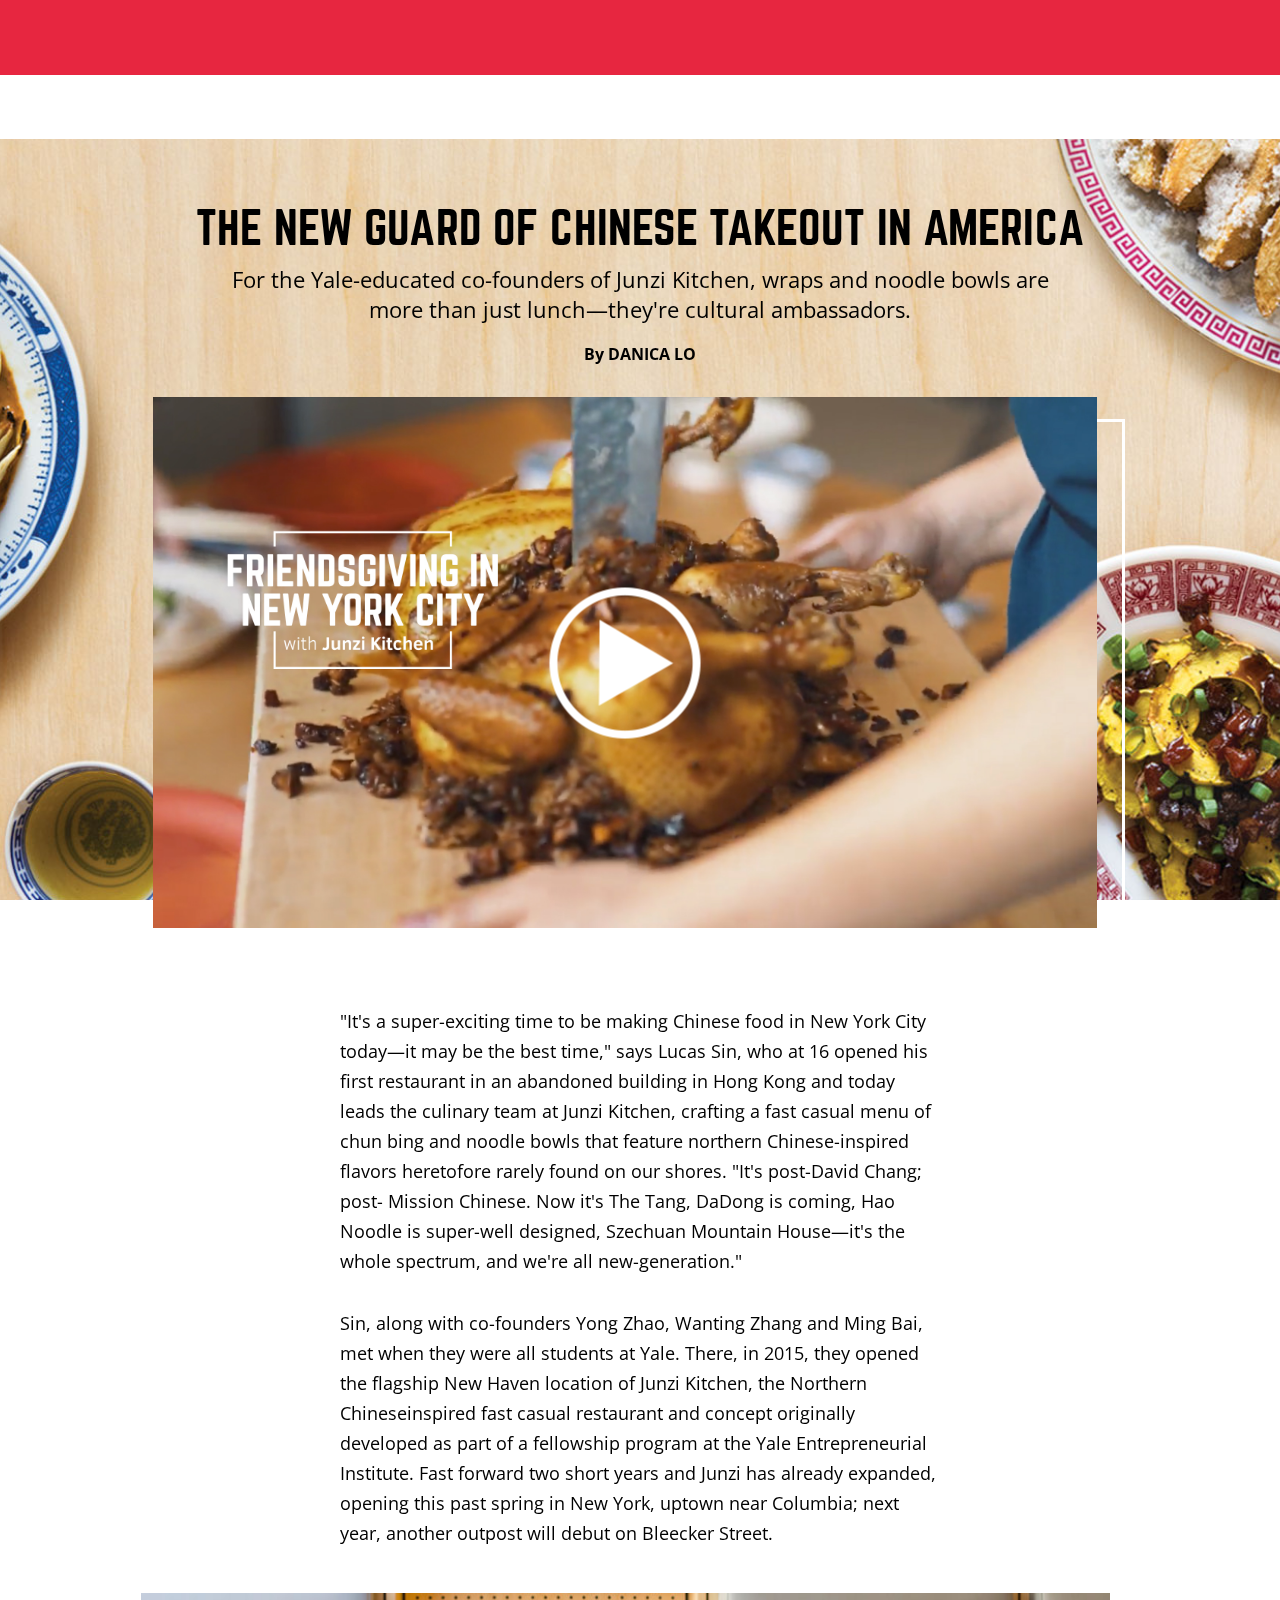
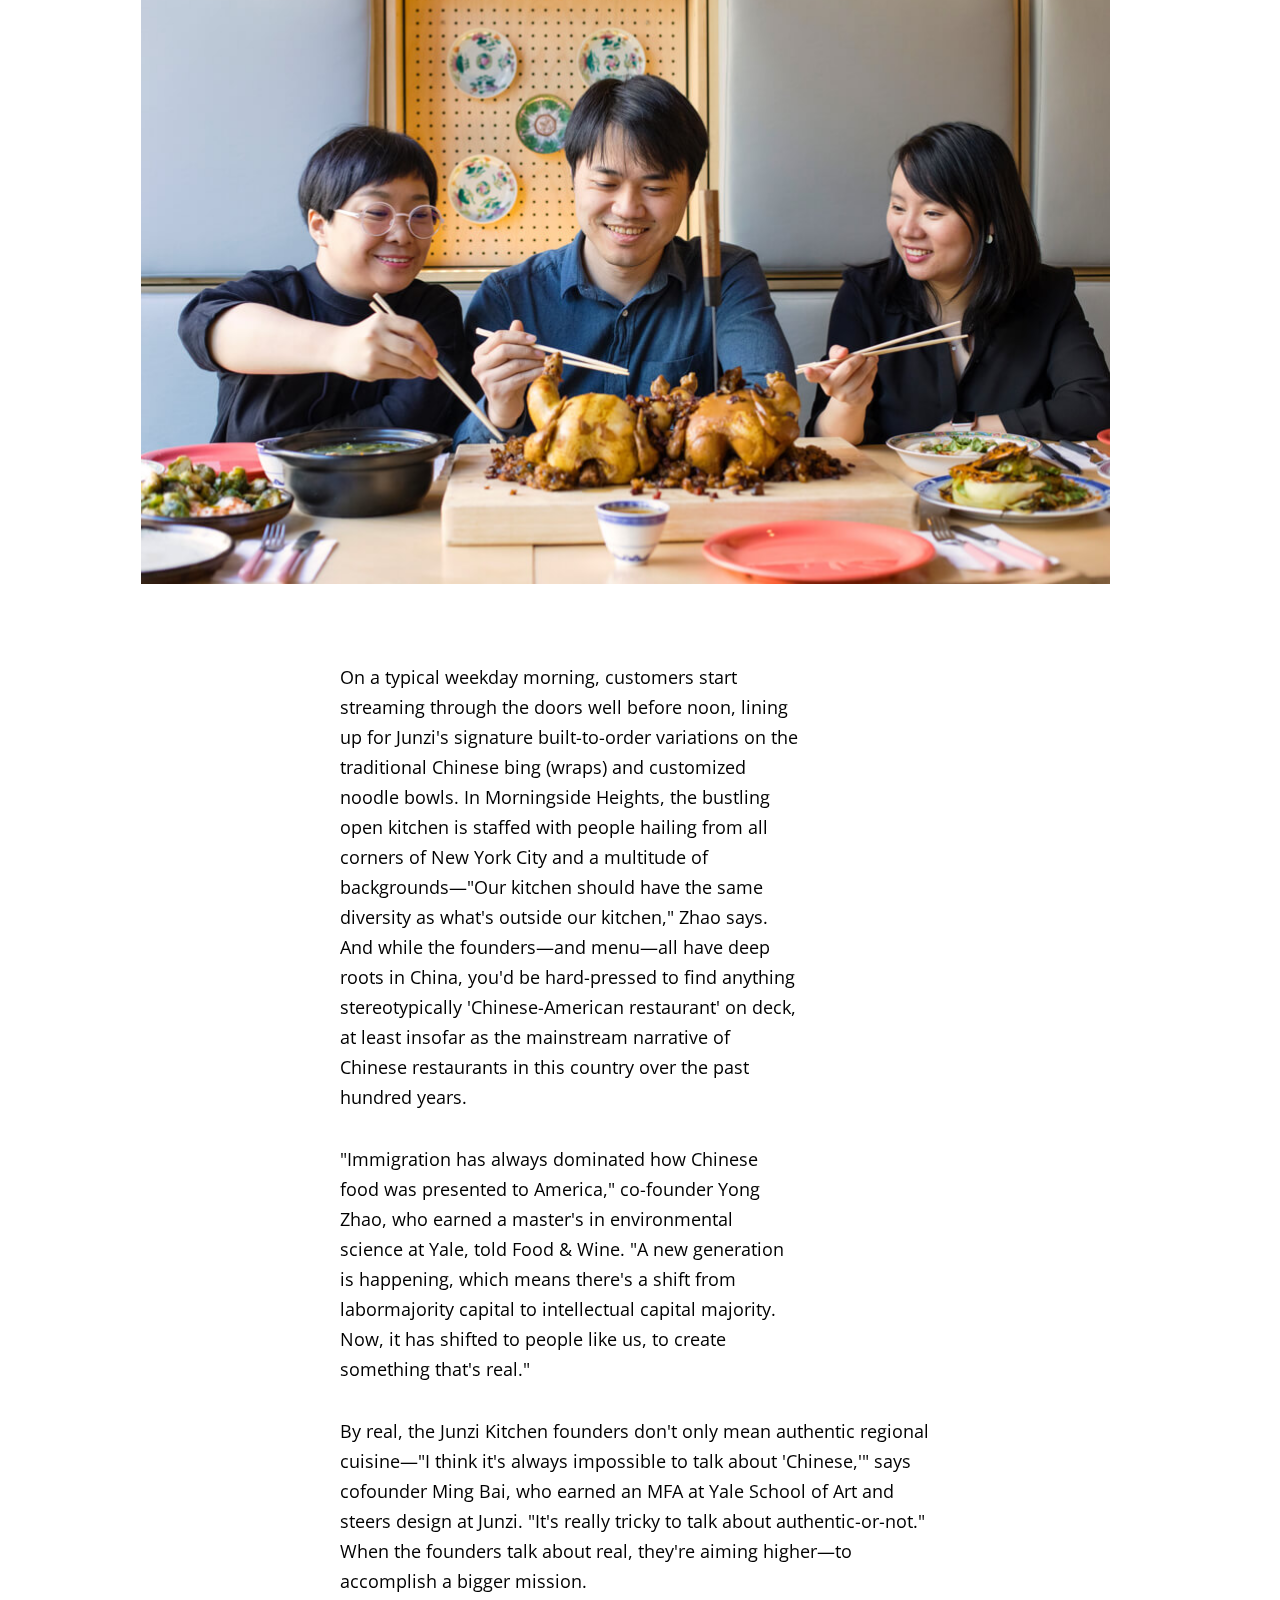
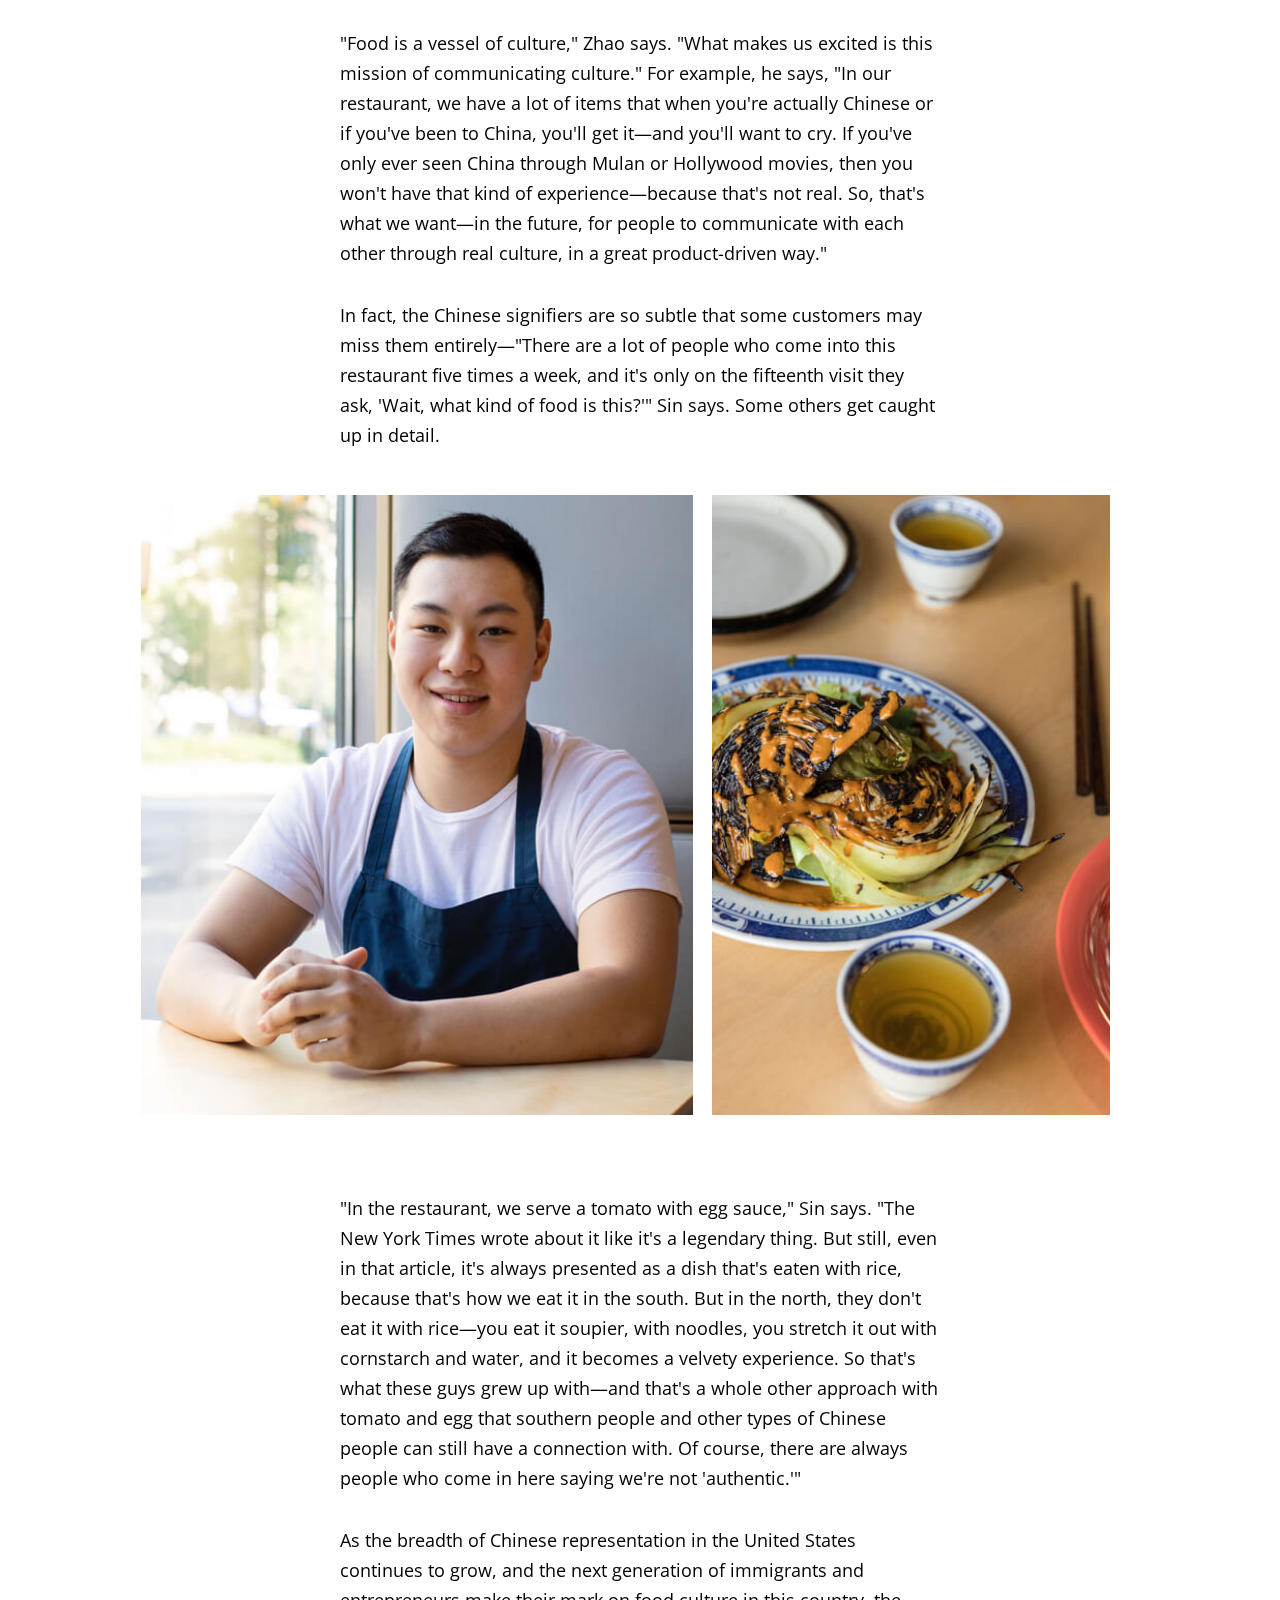
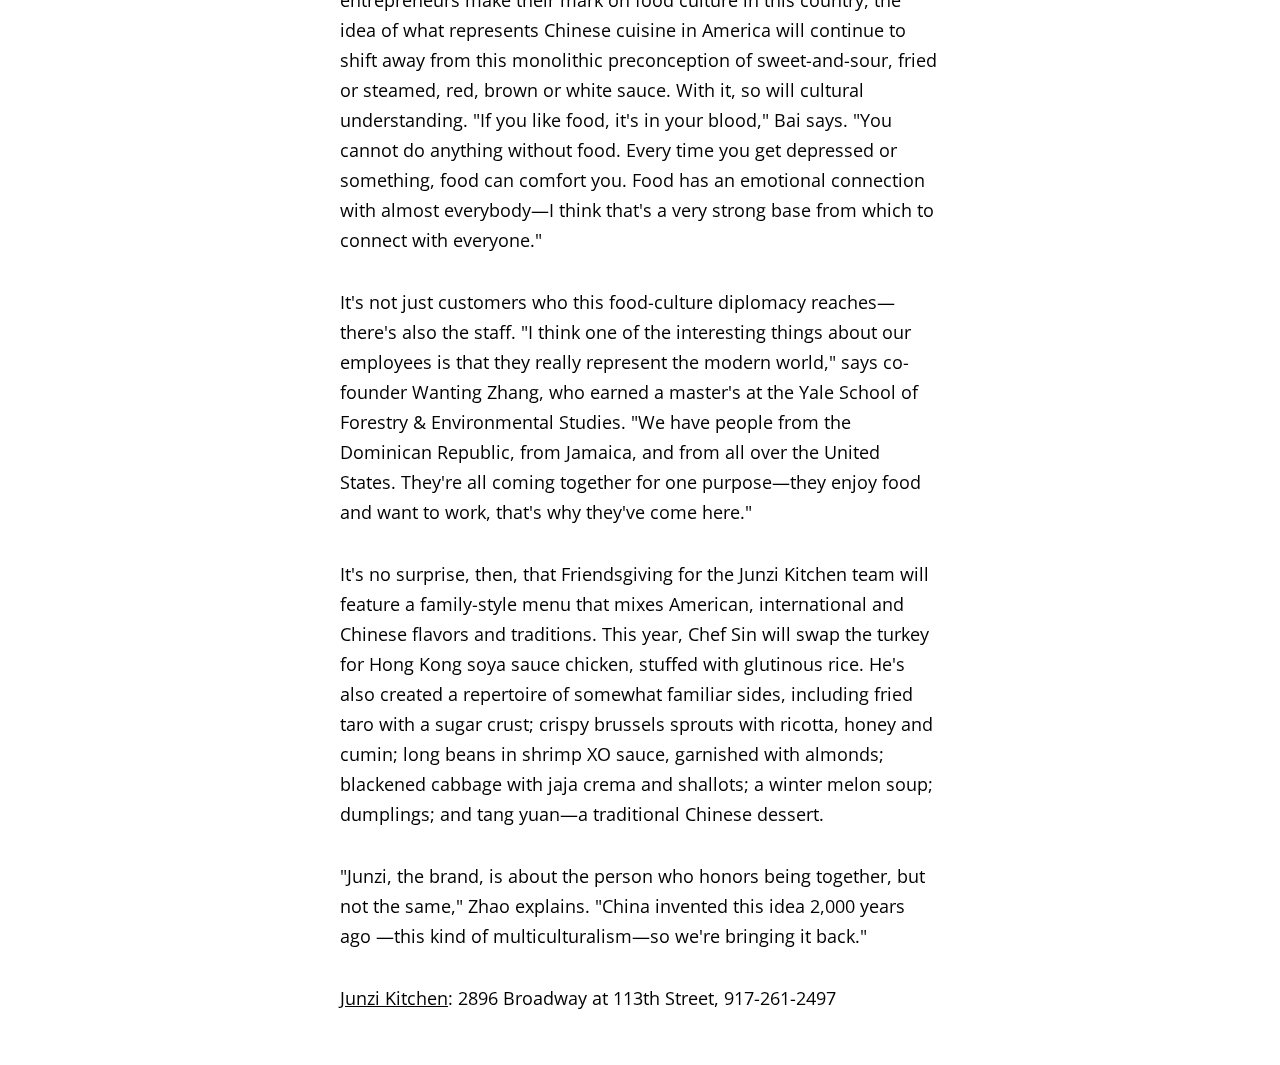
<file: junzi-kitchen.html>
<!doctype html>
<html>
<head>
<meta charset="utf-8">
<!--[if lte IE 9]>
      <link href='common/css/animations-ie-fix.css' rel='stylesheet'>
<![endif]-->
<!--Meta Viewport code for Responsive !-->
<meta name="viewport" content="width=device-width, initial-scale=1" />
<title>Junzi Kitchen | Food &amp; Wine</title>

<meta name="description" content="For the Yale-educated co-founders of Junzi Kitchen, wraps and noodle bowls are more than just lunch—they're cultural ambassadors.">

<meta property="og:title" content="Junzi Kitchen">
<meta property="og:url" content="http://foodandwine.com/microsites/first-generation-thanksgiving/junzi-kitchen.html" />
<meta property="og:site_name" content="Food & Wine">
<meta property="og:image" content="http://www.foodandwine.com/microsites/first-generation-thanksgiving/common/images/facebook_junzi.jpg">
<meta property="og:description" content="For the Yale-educated co-founders of Junzi Kitchen, wraps and noodle bowls are more than just lunch—they're cultural ambassadors.">

<!--Stylesheets !-->
<link rel="stylesheet" href="common/css/animations.css">
<link rel="stylesheet" href="common/css/font-awesome.min.css" type="text/css" />
<link rel="stylesheet" href="common/fonts/font.css" type="text/css" />
<link rel="stylesheet" href="common/css/slick.css" type="text/css" />
<link rel="stylesheet" href="common/css/style.css" type="text/css" />
<link rel="stylesheet" href="common/css/responsive.css" type="text/css" />

<!-- Begin Tealium Integration -->
<script type="text/javascript">
  var utag_data = {
    channel : "foodandwine", // See channel reference table for values
    page_name : "Junzi Kitchen", // Unique page name or article title. This value will need to be dynamic
    site_section1 : "sponsored", // native, branded, sponsored, or tentpole 
    site_section2 : "", // Used to determine the hierarchy level of the page within the site's ecosystem
    template_type : "article", // Template type for the current page – landing, article, video, gallery, listicle
    publish_date : "2017-11-05", // YYYY-MM-DD format
    tag_keywords : "sponsored::site::Food and Wine | sponsored::advertiser::Ford | sponsored::campaign::NA-FW-Ford-Edit-FirstGenThanksgiving-Touts: 35047 | sponsored::article::Junzi Kitchen", // pipe delimited values
    sponsored_content: "sponsored", // native, branded, sponsored, or tentpole
    sponsor_name : "Ford", // name of client
  author_name : "The Foundry", // created page
  };
</script>

<!-- Loading script asynchronously -->
<script type="text/javascript">
      (function(a,b,c,d){
      a='//tags.tiqcdn.com/utag/timeinc/sponsored/prod/utag.js';
      b=document;c='script';d=b.createElement(c);d.src=a;d.type='text/java'+c;d.async=true;
      a=b.getElementsByTagName(c)[0];a.parentNode.insertBefore(d,a);
      })();
</script>
<!-- End Tealium Integration -->


<!-- Begin Segment Integration -->
<script type="text/javascript">
 ! function() {
 	var analytics = window.analytics = window.analytics || [];
 	if (!analytics.initialize)
 		if (analytics.invoked) window.console && console.error && console.error("Segment snippet included twice.");
 		else {
 			analytics.invoked = !0;
 			analytics.methods = ["trackSubmit", "trackClick", "trackLink", "trackForm", "pageview", "identify", "reset", "group", "track", "ready", "alias", "debug", "page", "once", "off", "on"];
 			analytics.factory = function(t) {
 				return function() {
 					var e = Array.prototype.slice.call(arguments);
 					e.unshift(t);
 					analytics.push(e);
 					return analytics
 				}
 			};
 			for (var t = 0; t < analytics.methods.length; t++) {
 				var e = analytics.methods[t];
 				analytics[e] = analytics.factory(e)
 			}
 			analytics.load = function(t) {
 				var e = document.createElement("script");
 				e.type = "text/javascript";
 				e.async = !0;
 				e.src = ("https:" === document.location.protocol ? "https://" : "http://") + "cdn.segment.com/analytics.js/v1/" + t + "/analytics.min.js";
 				var n = document.getElementsByTagName("script")[0];
 				n.parentNode.insertBefore(e, n)
 			};
 			analytics.SNIPPET_VERSION = "4.0.0";
 			analytics.load("KRc5Tj56AQ8e92yfeZcJGfq8rcbRV855");
 			analytics.page({
                timeIncApplication: 'custom content',
                timeIncBrand: 'foodandwine.com',
                contentShownOnPlatform: 'own',
                contentSponsor: 'Ford',
                contentType: 'tentpole',
                contentPublishedDate: "2017-10-27"
            });
 		}
 }();
 </script>
 <!-- end Segment Integration-->

<!-- Begin DFP -->
<script src="https://tia.timeinc.net/time/tia.min.js" type="text/javascript"></script>
<script type="text/javascript">
var ti_dfp_config = {
    // FOR DFP
    setTargeting: {
        'site': 'foodandwine.com', // replace this with the brand domain
    },
    // additional targeting globally on the Slot Level
    setGlobalTargeting: {ch: 'Ford', spons: 'fwford', zone: 'fwford'}, // get this value from adops
    sitename: 'fw',
    zone: 'fwford', // get this value from adops
};

window.time_dfp = window.time_dfp || [];
window.time_dfp.push(function(){
window.time_dfp.init(ti_dfp_config);
});
</script>
<!-- End DFP -->

</head>

<body>
<!--maincntr start!-->
<main id="main-cntr">   

<div class="body_bg" style="background:url(common/images/junzi-kitchen_bg.jpg) no-repeat center center;"></div>
    
    <!--header start!--> 
    <header id="header">   
    	
        <div class="header_inner animatedParent animateOnce">
             <a href="#" class="menuToggle animated fadeInDownShort delay-250"><span></span></a>                     
            <a class="logo animated fadeInLeftShort delay-250" href="http://www.foodandwine.com/" target="_blank"><img src="common/images/food_wine_white.png" alt="food&wine logo"></a>            
            <ul class="ford_logo animated fadeInRightShort delay-250">
              <li>Presented By</li>
              <li><a href="https://ad.doubleclick.net/ddm/trackclk/N3016.timeinc.com/B20435461.208171059;dc_trk_aid=408138112;dc_trk_cid=80562851;dc_lat=;dc_rdid=;tag_for_child_directed_treatment=?http://www.ford.com?bannerid=20435461|902877|208171059|%ecid!|408138112" class="ford_img" target="_blank"><img src="common/images/ford-120x60.png" alt="ford logo"></a></li>
            </ul>
            
            <div class="clear"></div>        
        </div>

        <nav class="nav-bar animatedParent animateOnce">
            <ul class="animated fadeIn delay-250">
              <li><a href="chef-akhtar-nawab.html">Chef Akhtar Nawab</a></li>
              <li><a href="manouschka-guerrier.html">Manouschka Guerrier</a></li>
              <li class="active"><a href="junzi-kitchen.html">Junzi Kitchen</a></li>
              <li><a href="the-lopez-family.html">The Lopez Family</a></li>
              <li><a href="chef-sohui-kim.html">Chef Sohui Kim <span class="paid_cont">Paid Content</span></a></li>
            </ul>
        </nav>
         
    </header>
    <!--header start!--> 
    

    
    
    <!--content start!-->
    <div class="contentcntr black-copy">

<div class="intro-part">
  <h1>THE NEW GUARD OF CHINESE TAKEOUT IN AMERICA</h1> 
  <p>For the Yale-educated co-founders of Junzi Kitchen, wraps and noodle bowls are more than just lunch—they're cultural ambassadors.</p>
  <span>By DANICA LO</span>
</div>

<div class="clear"></div>

<div class="video_part">
  <div class="video_box">
    <div class="video_wrapper">
     <div class="v_box">
       <a href="#" class="play_btn"></a>
       <figure style="background:url(common/images/junzi.jpg) no-repeat center center;"></figure>
       <video id="myPlayerID" data-viewplay="false" data-autoplay="false" data-video-id="5637221916001" data-account="1660653193" data-player="default" data-embed="default" class="video-js" controls></video>
       <script src="//cdn.video.timeinc.com/jumpstart/v2/js/jumpstart.min.js"></script>

      </div>
    </div>
  </div>
</div>      


<div class="content">        
 <p>"It's a super-exciting time to be making Chinese food in New York City today—it may be the best time," says Lucas Sin, who at 16 opened his first restaurant in an abandoned building in Hong Kong and today leads the culinary team at Junzi Kitchen, crafting a fast casual menu of chun bing and noodle bowls that feature northern Chinese-inspired flavors heretofore rarely found on our shores. "It's post-David Chang; post- Mission Chinese. Now it's The Tang, DaDong is coming, Hao Noodle is super-well designed, Szechuan Mountain House—it's the whole spectrum, and we're all new-generation."</p>

 <p>Sin, along with co-founders Yong Zhao, Wanting Zhang and Ming Bai, met when they were all students at Yale. There, in 2015, they opened the flagship New Haven location of Junzi Kitchen, the Northern Chineseinspired fast casual restaurant and concept originally developed as part of a fellowship program at the Yale Entrepreneurial Institute. Fast forward two short years and Junzi has already expanded, opening this past spring in New York, uptown near Columbia; next year, another outpost will debut on Bleecker Street.</p>
</div>

<div class="img_container">
<div class="img_block3">
  <div class="img_box">
   <span class="img_caption">ABBY HOCKING</span> 
   <div class="img_box_inner"> 
    <div class="img1" style="padding-bottom: 61%;"><figure style="background:#a3a3a3 url(common/images/jk_img.jpg) no-repeat center center;"></figure></div>
   </div> 
  </div>
</div> 
</div>

<div class="clear"></div>

<div class="content wider">

<div class="ad_container">
  <div class="ad" id="ad1_1">
  
  <script>
    // Default to 300x600
    var adSize = [
        [300, 600]
    ];
    var ad1_1 = {
        id: 'ad1_1',
        targeting: {
            'pos': '1'
        }
    };
    if (window.innerWidth < 728) {
        adSize = [300, 250];
    }
    else if (window.innerWidth >= 728) {
        adSize = [300, 600];
    }
    ad1_1.size = adSize;
    window.time_dfp.push(function() {
        time_dfp.defineSlot(ad1_1);
    }
                        );
</script>
  
  </div>
 </div>

<p>On a typical weekday morning, customers start streaming through the doors well before noon, lining up for Junzi's signature built-to-order variations on the traditional Chinese bing (wraps) and customized noodle bowls. In Morningside Heights, the bustling open kitchen is staffed with people hailing from all corners of New York City and a multitude of backgrounds—"Our kitchen should have the same diversity as what's outside our kitchen," Zhao says. And while the founders—and menu—all have deep roots in China, you'd be hard-pressed to find anything stereotypically 'Chinese-American restaurant' on deck, at least insofar as the mainstream narrative of Chinese restaurants in this country over the past hundred years.</p>

<p>"Immigration has always dominated how Chinese food was presented to America," co-founder Yong Zhao, who earned a master's in environmental science at Yale, told Food &amp; Wine. "A new generation is happening, which means there's a shift from labormajority capital to intellectual capital majority. Now, it has shifted to people like us, to create something that's real."</p>

</div>

<div class="clear"></div>

<div class="content">

<p>By real, the Junzi Kitchen founders don't only mean authentic regional cuisine—"I think it's always impossible to talk about 'Chinese,'" says cofounder Ming Bai, who earned an MFA at Yale School of Art and steers design at Junzi. "It's really tricky to talk about authentic-or-not." When the founders talk about real, they're aiming higher—to accomplish a bigger mission.</p>

<p>"Food is a vessel of culture," Zhao says. "What makes us excited is this mission of communicating culture." For example, he says, "In our restaurant, we have a lot of items that when you're actually Chinese or if you've been to China, you'll get it—and you'll want to cry. If you've only ever seen China through Mulan or Hollywood movies, then you won't have that kind of experience—because that's not real. So, that's what we want—in the future, for people to communicate with each other through real culture, in a great product-driven way."</p>

<p>In fact, the Chinese signifiers are so subtle that some customers may miss them entirely—"There are a lot of people who come into this restaurant five times a week, and it's only on the fifteenth visit they ask, 'Wait, what kind of food is this?'" Sin says. Some others get caught up in detail.</p>

</div>

<div class="clear"></div>

<div class="img_container">
<div class="img_block1">
  <div class="img_box">
   <span class="img_caption">ABBY HOCKING</span> 
   <div class="img_box_inner"> 
    <div class="img1" style="padding-bottom: 64%;"><figure style="background:#a3a3a3 url(common/images/jk_img1.jpg) no-repeat center center;"></figure></div>
    <div class="img2" style="padding-bottom: 64%;"><figure style="background:#a3a3a3 url(common/images/jk_img2.jpg) no-repeat center center;"></figure></div>
   </div> 
  </div>
</div> 
</div>

<div class="clear"></div>

<div class="content">

<p>"In the restaurant, we serve a tomato with egg sauce," Sin says. "The New York Times wrote about it like it's a legendary thing. But still, even in that article, it's always presented as a dish that's eaten with rice, because that's how we eat it in the south. But in the north, they don't eat it with rice—you eat it soupier, with noodles, you stretch it out with cornstarch and water, and it becomes a velvety experience. So that's what these guys grew up with—and that's a whole other approach with tomato and egg that southern people and other types of Chinese people can still have a connection with. Of course, there are always people who come in here saying we're not 'authentic.'"</p>

<p>As the breadth of Chinese representation in the United States continues to grow, and the next generation of immigrants and entrepreneurs make their mark on food culture in this country, the idea of what represents Chinese cuisine in America will continue to shift away from this monolithic preconception of sweet-and-sour, fried or steamed, red, brown or white sauce. With it, so will cultural understanding. "If you like food, it's in your blood," Bai says. "You cannot do anything without food. Every time you get depressed or something, food can comfort you. Food has an emotional connection with almost everybody—I think that's a very strong base from which to connect with everyone."</p>

<p>It's not just customers who this food-culture diplomacy reaches—there's also the staff. "I think one of the interesting things about our employees is that they really represent the modern world," says co-founder Wanting Zhang, who earned a master's at the Yale School of Forestry &amp; Environmental Studies. "We have people from the Dominican Republic, from Jamaica, and from all over the United States. They're all coming together for one purpose—they enjoy food and want to work, that's why they've come here."</p>

<p>It's no surprise, then, that Friendsgiving for the Junzi Kitchen team will feature a family-style menu that mixes American, international and Chinese flavors and traditions. This year, Chef Sin will swap the turkey for Hong Kong soya sauce chicken, stuffed with glutinous rice. He's also created a repertoire of somewhat familiar sides, including fried taro with a sugar crust; crispy brussels sprouts with ricotta, honey and cumin; long beans in shrimp XO sauce, garnished with almonds; blackened cabbage with jaja crema and shallots; a winter melon soup; dumplings; and tang yuan—a traditional Chinese dessert.</p>

<p>"Junzi, the brand, is about the person who honors being together, but not the same," Zhao explains. "China invented this idea 2,000 years ago —this kind of multiculturalism—so we're bringing it back."</p>

<p><a href="http://www.junzi.kitchen/" target="_blank">Junzi Kitchen</a>: 2896 Broadway at 113th Street, 917-261-2497</p>

</div>  

            <div class="clear"></div>
        
    </div>
    <!--content end!-->

    
</main>
<!--maincntr End!-->


<!--Javascripts !-->
<script type="text/javascript" src="common/js/jquery.min.js"></script>
<script src="common/js/css3-animate-it.js"></script>
<script src="common/js/slick.js"></script>
<script type="text/javascript">
  $.force_appear();
</script> 
<script type="text/javascript">
jQuery(document).ready(function($) {

$('#header .logo').click(function(e) {
    utag.link({
        "click_id": "foodandwine-link"
    });
    analytics.track('Custom Content Action Taken', {
        'timeIncBrand': 'foodandwine.com',
        'timeIncApplication': 'custom content',
        'userAction': 'clicked External Link',
        'clickId': 'foodandwine link',
"referrer": "http://foodandwine.com/microsites/first-generation-thanksgiving/junzi-kitchen.html",
},
{"page": { "referrer": "http://foodandwine.com/microsites/first-generation-thanksgiving/junzi-kitchen.html",
           "title": "Junzi Kitchen",}}
);
    });


$('a.ford_img').click(function(e) {
    utag.link({
        "click_id": "ford-link"
    });
    analytics.track('Custom Content Action Taken', {
        'timeIncBrand': 'foodandwine.com',
        'timeIncApplication': 'custom content',
        'userAction': 'clicked External Link',
        'clickId': 'ford link',
"referrer": "http://foodandwine.com/microsites/first-generation-thanksgiving/junzi-kitchen.html",
},
{"page": { "referrer": "http://foodandwine.com/microsites/first-generation-thanksgiving/junzi-kitchen.html",
           "title": "Junzi Kitchen",}}
);
    });




$('.v_box a.play_btn').click(function(e) {
  e.preventDefault();
  $(this).fadeOut('slow');
  $('.v_box figure').fadeOut('slow');
  setTimeout(function(){ $('.video_part .video_box .video_wrapper').find('video').trigger('play'); }, 300);
});





});
</script>
<script type="text/javascript" src="common/js/custom.js"></script>
</body>
</html>
</file>
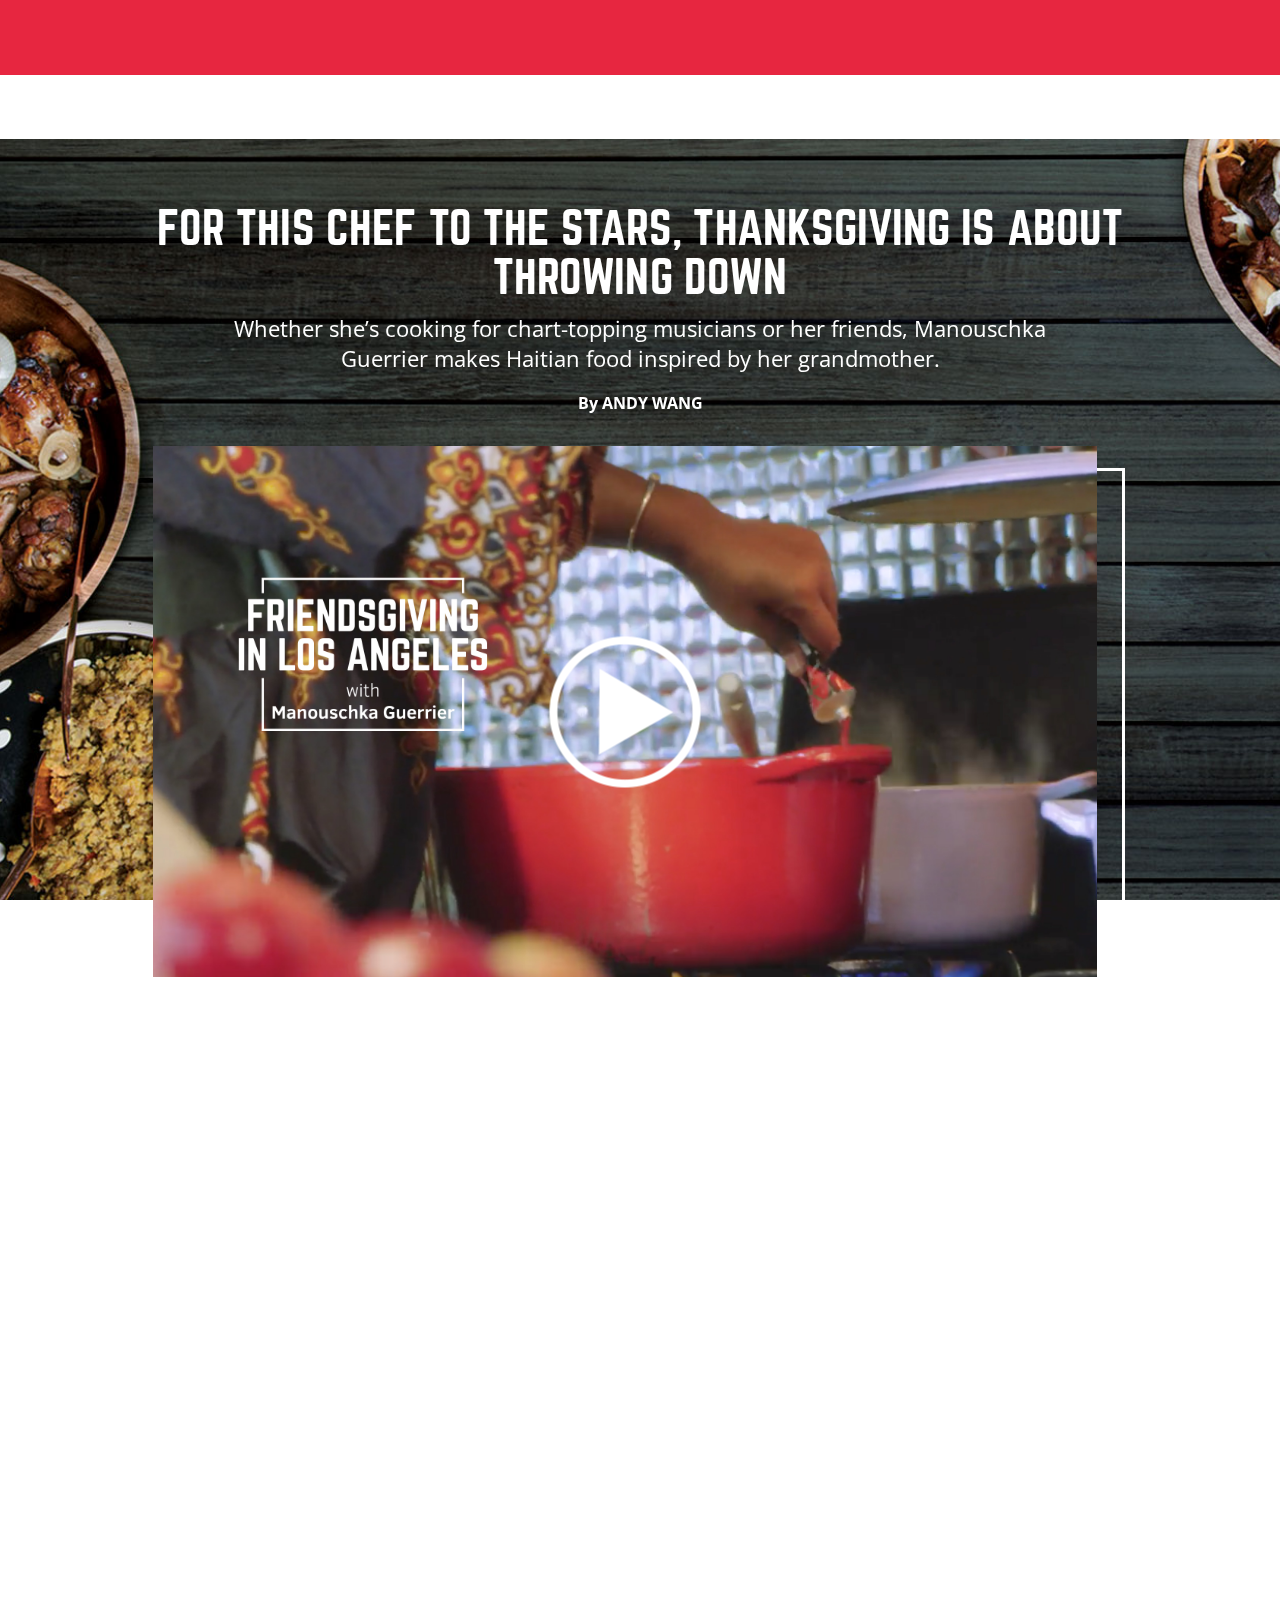
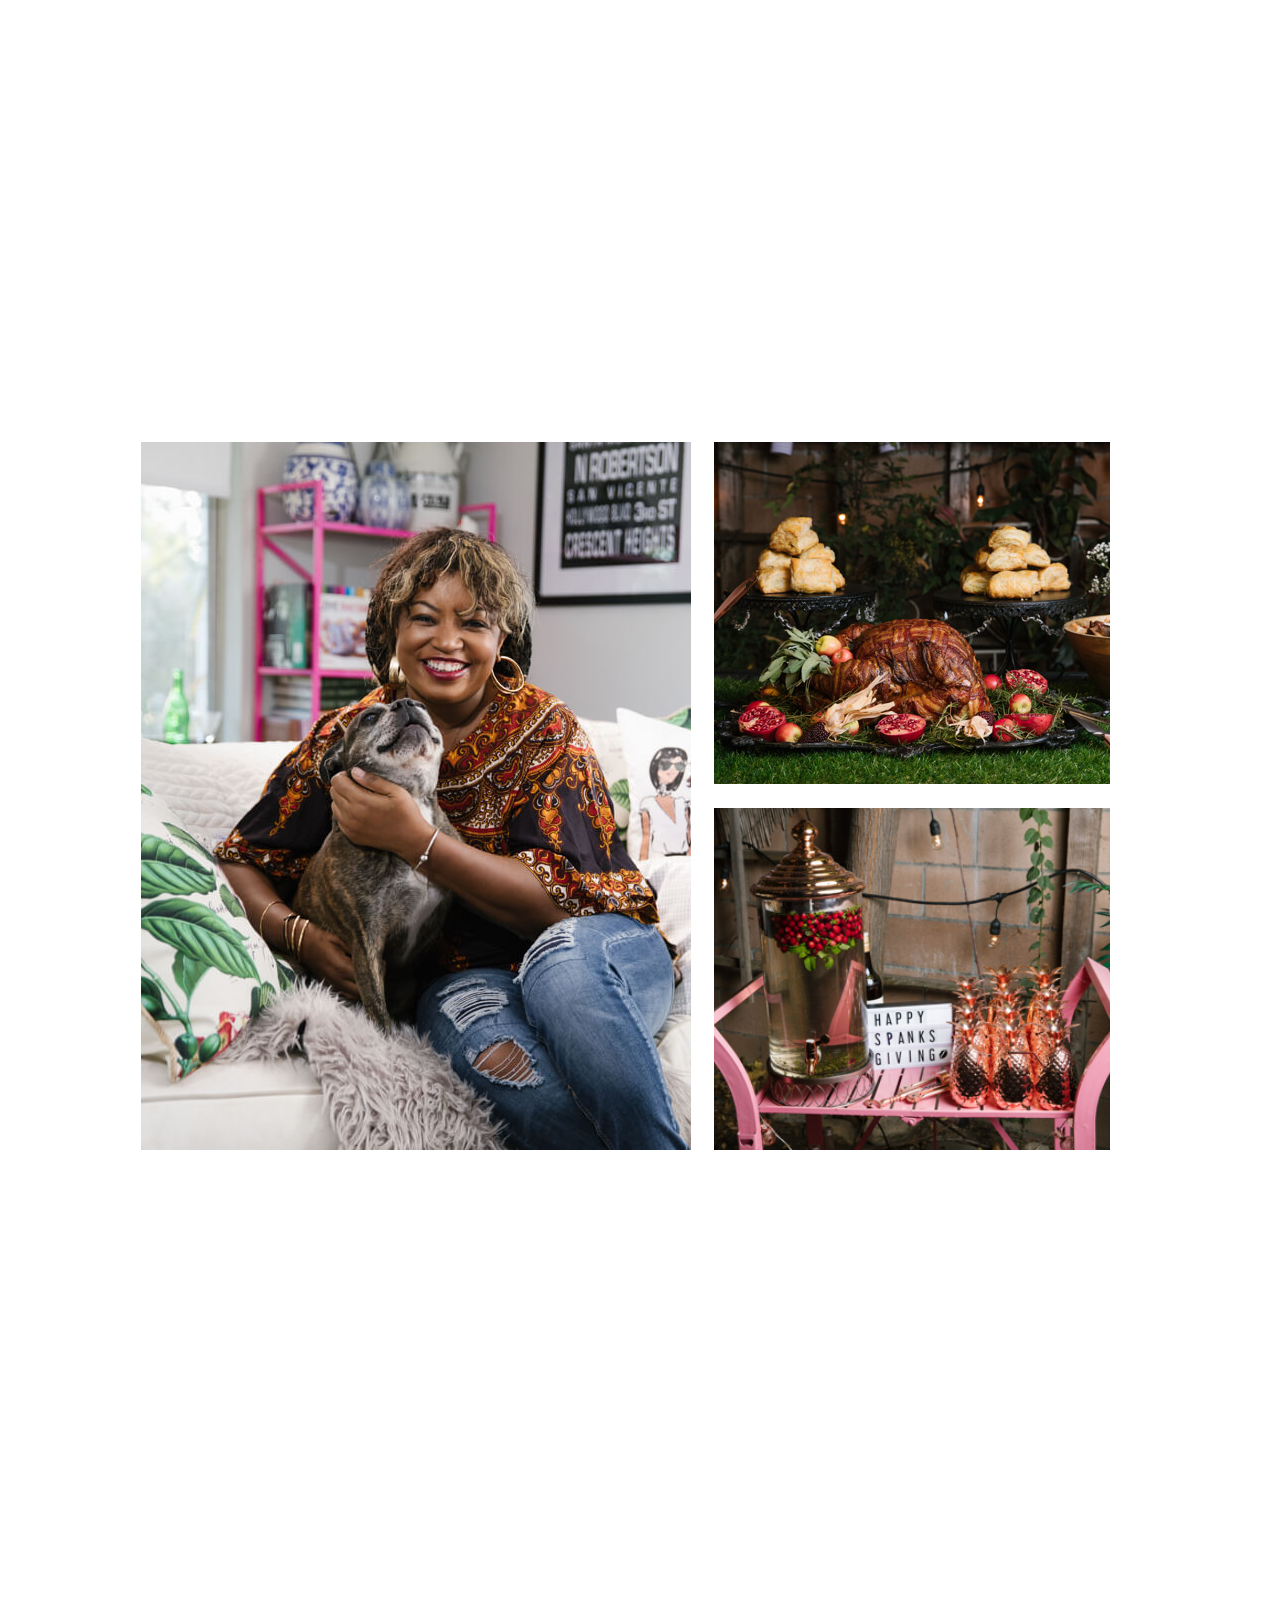
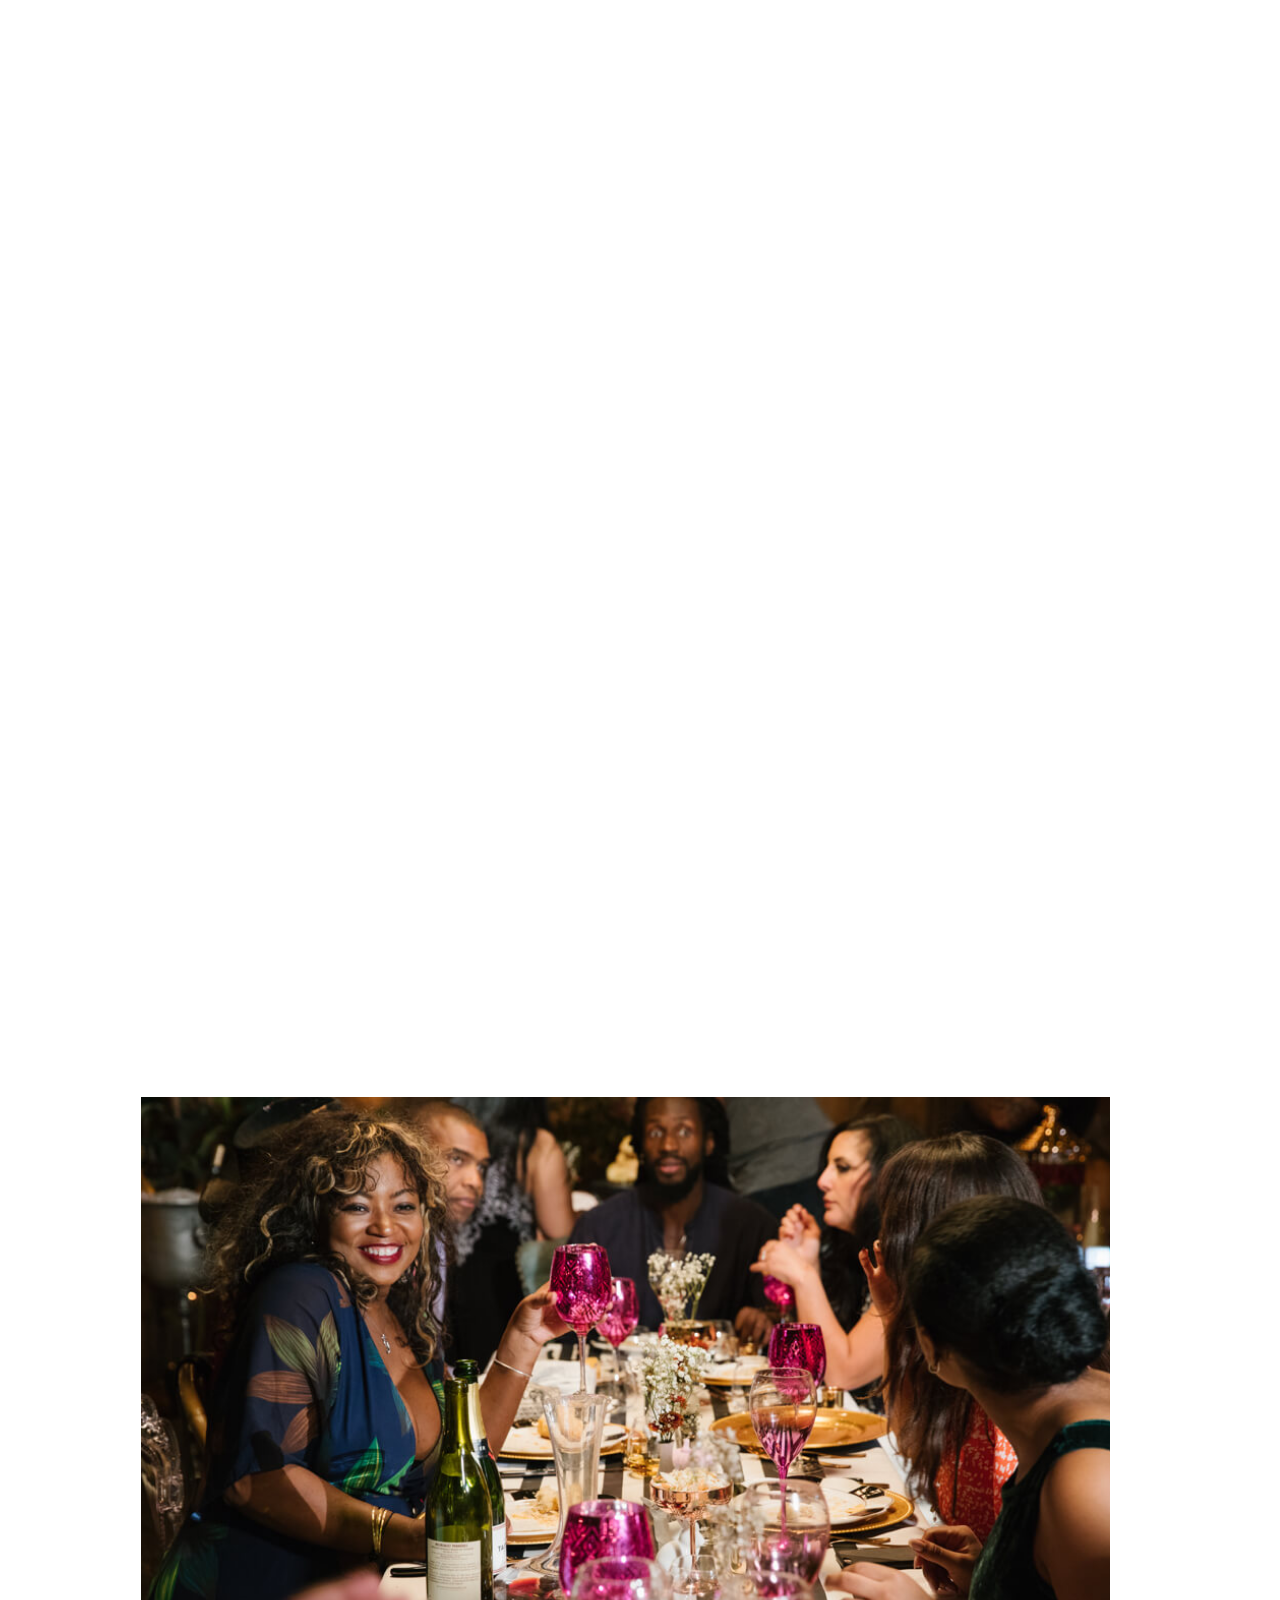
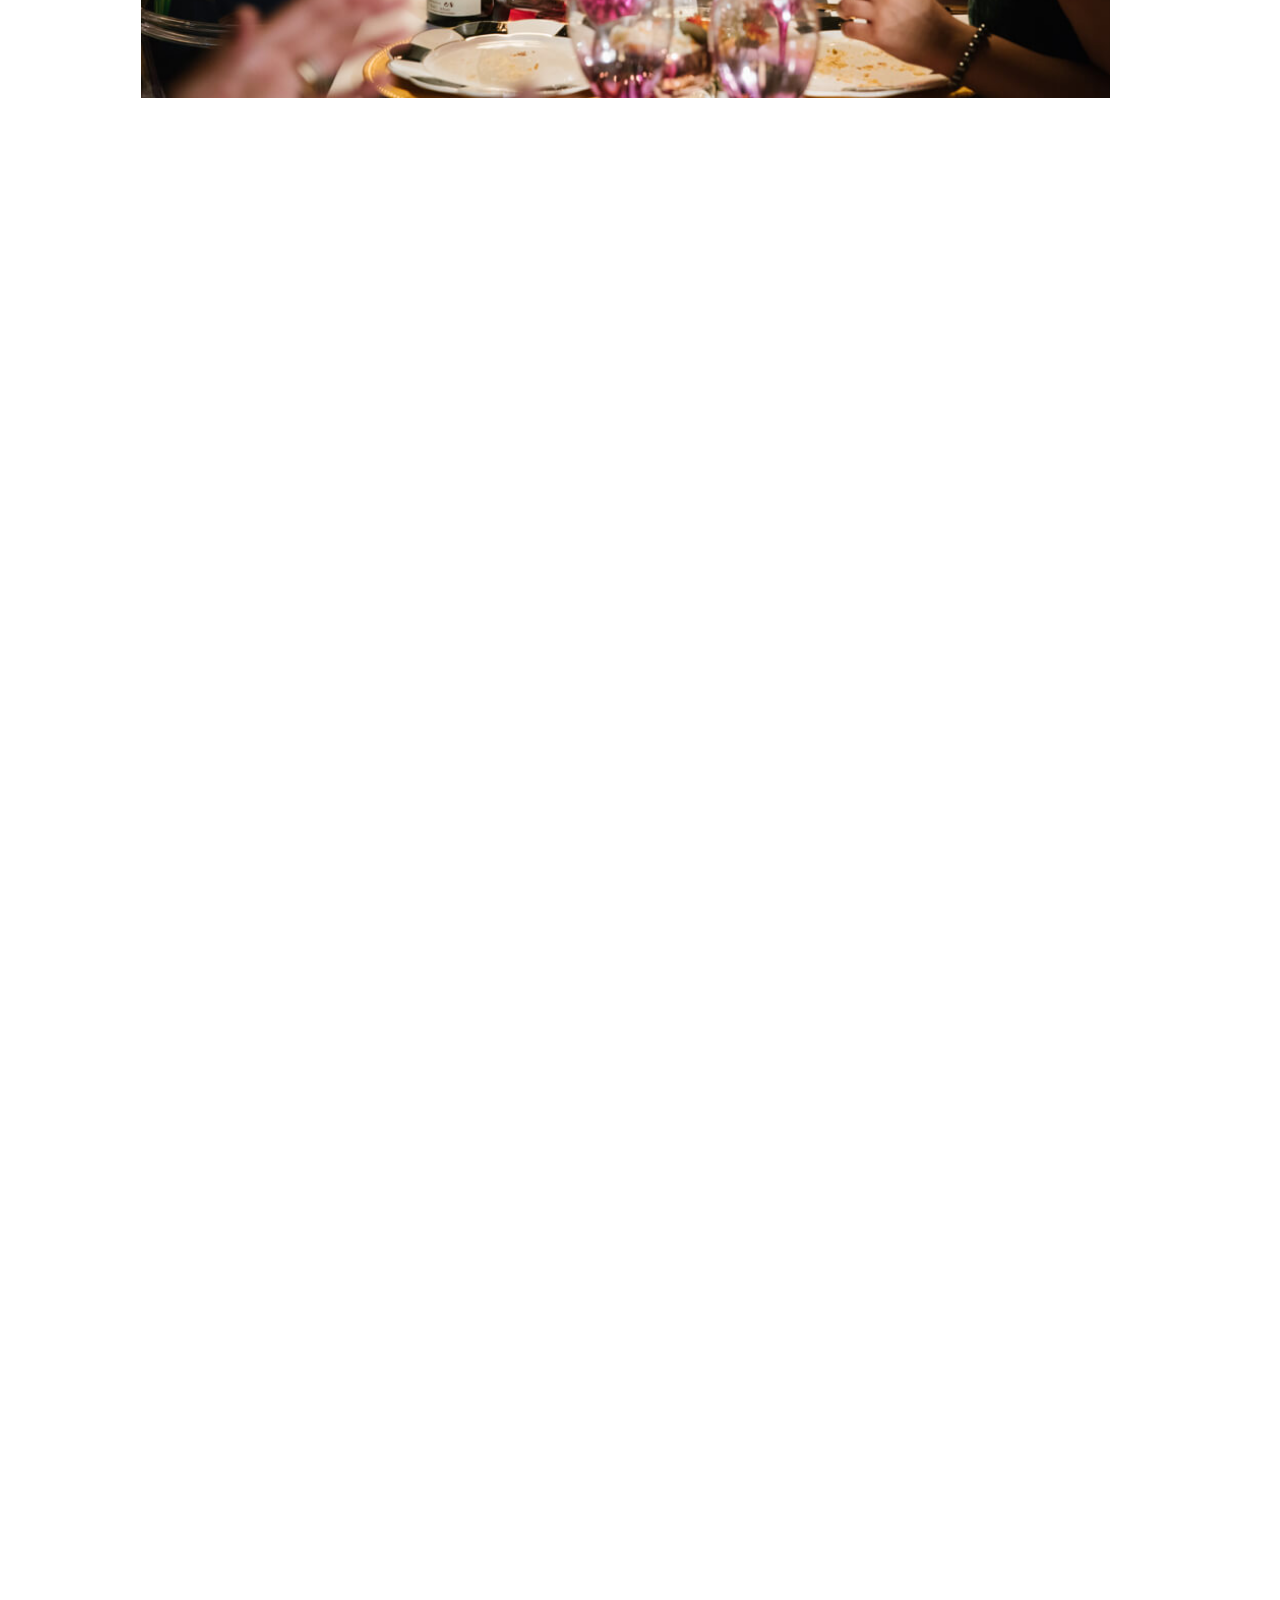
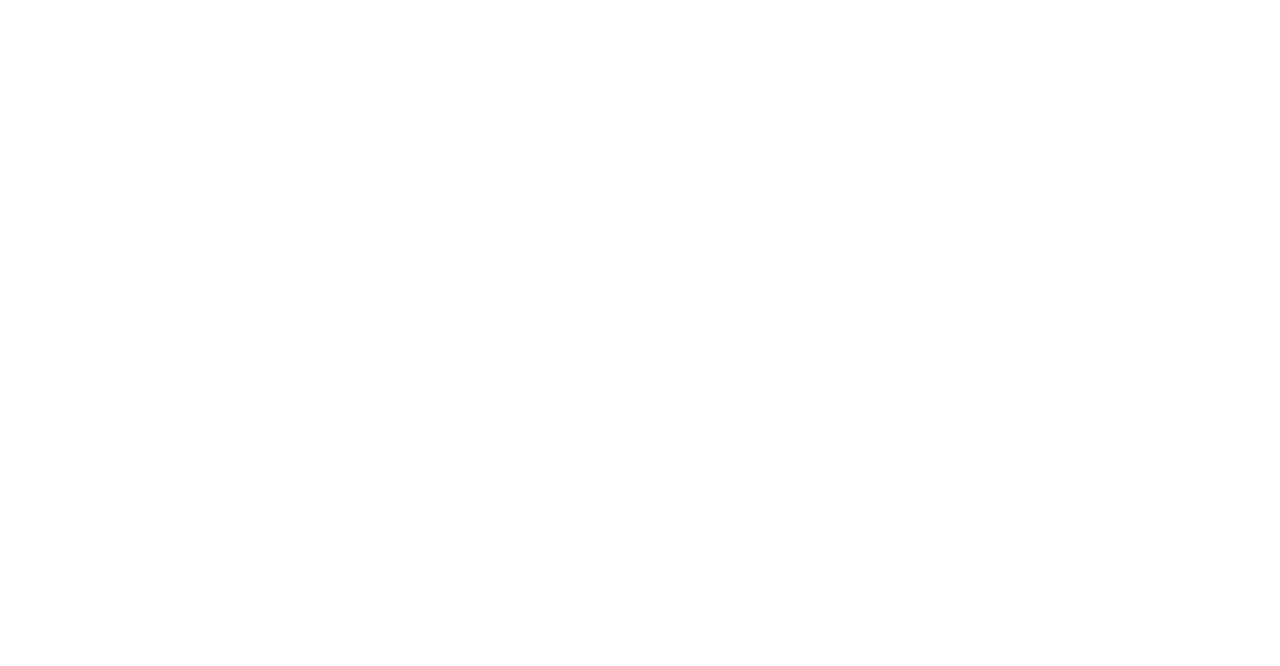
<file: manouschka-guerrier.html>
<!doctype html>
<html>
<head>
<meta charset="utf-8">
<!--[if lte IE 9]>
      <link href='common/css/animations-ie-fix.css' rel='stylesheet'>
<![endif]-->
<!--Meta Viewport code for Responsive !-->
<meta name="viewport" content="width=device-width, initial-scale=1" />
<title>Manouschka Guerrier | Food &amp; Wine</title>

<meta name="description" content="Whether sheʼs cooking for chart-topping musicians or her friends, Manouschka Guerrier makes Haitian food inspired by her grandmother.">

<meta property="og:title" content="Manouschka Guerrier">
<meta property="og:url" content="http://foodandwine.com/microsites/first-generation-thanksgiving/manouschka-guerrier.html" />
<meta property="og:site_name" content="Food & Wine">
<meta property="og:image" content="http://www.foodandwine.com/microsites/first-generation-thanksgiving/common/images/facebook_manouschka.jpg">
<meta property="og:description" content="Whether sheʼs cooking for chart-topping musicians or her friends, Manouschka Guerrier makes Haitian food inspired by her grandmother.">

<!--Stylesheets !-->
<link rel="stylesheet" href="common/css/animations.css">
<link rel="stylesheet" href="common/css/font-awesome.min.css" type="text/css" />
<link rel="stylesheet" href="common/fonts/font.css" type="text/css" />
<link rel="stylesheet" href="common/css/slick.css" type="text/css" />
<link rel="stylesheet" href="common/css/style.css" type="text/css" />
<link rel="stylesheet" href="common/css/responsive.css" type="text/css" />

<!-- Begin Tealium Integration -->
<script type="text/javascript">
  var utag_data = {
    channel : "foodandwine", // See channel reference table for values
    page_name : "Manouschka Guerrier", // Unique page name or article title. This value will need to be dynamic
    site_section1 : "sponsored", // native, branded, sponsored, or tentpole 
    site_section2 : "", // Used to determine the hierarchy level of the page within the site's ecosystem
    template_type : "article", // Template type for the current page – landing, article, video, gallery, listicle
    publish_date : "2017-11-05", // YYYY-MM-DD format
    tag_keywords : "sponsored::site::Food and Wine | sponsored::advertiser::Ford | sponsored::campaign::NA-FW-Ford-Edit-FirstGenThanksgiving-Touts: 35047 | sponsored::article::Manouschka Guerrier", // pipe delimited values
    sponsored_content: "sponsored", // native, branded, sponsored, or tentpole
    sponsor_name : "Ford", // name of client
  author_name : "The Foundry", // created page
  };
</script>

<!-- Loading script asynchronously -->
<script type="text/javascript">
      (function(a,b,c,d){
      a='//tags.tiqcdn.com/utag/timeinc/sponsored/prod/utag.js';
      b=document;c='script';d=b.createElement(c);d.src=a;d.type='text/java'+c;d.async=true;
      a=b.getElementsByTagName(c)[0];a.parentNode.insertBefore(d,a);
      })();
</script>
<!-- End Tealium Integration -->


<!-- Begin Segment Integration -->
<script type="text/javascript">
 ! function() {
 	var analytics = window.analytics = window.analytics || [];
 	if (!analytics.initialize)
 		if (analytics.invoked) window.console && console.error && console.error("Segment snippet included twice.");
 		else {
 			analytics.invoked = !0;
 			analytics.methods = ["trackSubmit", "trackClick", "trackLink", "trackForm", "pageview", "identify", "reset", "group", "track", "ready", "alias", "debug", "page", "once", "off", "on"];
 			analytics.factory = function(t) {
 				return function() {
 					var e = Array.prototype.slice.call(arguments);
 					e.unshift(t);
 					analytics.push(e);
 					return analytics
 				}
 			};
 			for (var t = 0; t < analytics.methods.length; t++) {
 				var e = analytics.methods[t];
 				analytics[e] = analytics.factory(e)
 			}
 			analytics.load = function(t) {
 				var e = document.createElement("script");
 				e.type = "text/javascript";
 				e.async = !0;
 				e.src = ("https:" === document.location.protocol ? "https://" : "http://") + "cdn.segment.com/analytics.js/v1/" + t + "/analytics.min.js";
 				var n = document.getElementsByTagName("script")[0];
 				n.parentNode.insertBefore(e, n)
 			};
 			analytics.SNIPPET_VERSION = "4.0.0";
 			analytics.load("KRc5Tj56AQ8e92yfeZcJGfq8rcbRV855");
 			analytics.page({
                timeIncApplication: 'custom content',
                timeIncBrand: 'foodandwine.com',
                contentShownOnPlatform: 'own',
                contentSponsor: 'Ford',
                contentType: 'tentpole',
                contentPublishedDate: "2017-10-27"
            });
 		}
 }();
 </script>
 <!-- end Segment Integration-->

<!-- Begin DFP -->
<script src="https://tia.timeinc.net/time/tia.min.js" type="text/javascript"></script>
<script type="text/javascript">
var ti_dfp_config = {
    // FOR DFP
    setTargeting: {
        'site': 'foodandwine.com', // replace this with the brand domain
    },
    // additional targeting globally on the Slot Level
    setGlobalTargeting: {ch: 'Ford', spons: 'fwford', zone: 'fwford'}, // get this value from adops
    sitename: 'fw',
    zone: 'fwford', // get this value from adops
};

window.time_dfp = window.time_dfp || [];
window.time_dfp.push(function(){
window.time_dfp.init(ti_dfp_config);
});
</script>
<!-- End DFP -->

</head>

<body>
<!--maincntr start!-->
<main id="main-cntr">   

<div class="body_bg" style="background:url(common/images/manouschka-guerrier_bg.jpg) no-repeat center center;"></div>
    
    <!--header start!--> 
    <header id="header">   
    	
        <div class="header_inner animatedParent animateOnce">
             <a href="#" class="menuToggle animated fadeInDownShort delay-250"><span></span></a>                     
            <a class="logo animated fadeInLeftShort delay-250" href="http://www.foodandwine.com/" target="_blank"><img src="common/images/food_wine_white.png" alt="food&wine logo"></a>            
            <ul class="ford_logo animated fadeInRightShort delay-250">
              <li>Presented By</li>
              <li><a href="https://ad.doubleclick.net/ddm/trackclk/N3016.timeinc.com/B20435461.208171059;dc_trk_aid=408138112;dc_trk_cid=80562851;dc_lat=;dc_rdid=;tag_for_child_directed_treatment=?http://www.ford.com?bannerid=20435461|902877|208171059|%ecid!|408138112" class="ford_img" target="_blank"><img src="common/images/ford-120x60.png" alt="ford logo"></a></li>
            </ul>
            
            <div class="clear"></div>        
        </div>

        <nav class="nav-bar animatedParent animateOnce">
            <ul class="animated fadeIn delay-250">
              <li><a href="chef-akhtar-nawab.html">Chef Akhtar Nawab</a></li>
              <li class="active"><a href="manouschka-guerrier.html">Manouschka Guerrier</a></li>
              <li><a href="junzi-kitchen.html">Junzi Kitchen</a></li>
              <li><a href="the-lopez-family.html">The Lopez Family</a></li>
              <li><a href="chef-sohui-kim.html">Chef Sohui Kim <span class="paid_cont">Paid Content</span></a></li>
            </ul>
        </nav>
         
    </header>
    <!--header start!--> 
    

    
    
    <!--content start!-->
    <div class="contentcntr">

<div class="intro-part">
  <h1>FOR THIS CHEF TO THE STARS, THANKSGIVING IS ABOUT THROWING DOWN</h1>
  <p>Whether sheʼs cooking for chart-topping musicians or her friends, Manouschka Guerrier makes Haitian food inspired by her grandmother.</p>
  <span>By ANDY WANG</span>
</div>

<div class="clear"></div>

<div class="video_part">
  <div class="video_box">
    <div class="video_wrapper">
     <div class="v_box">
       <a href="#" class="play_btn"></a>
       <figure style="background:url(common/images/manouschka.jpg) no-repeat center center;"></figure>
       <video id="myPlayerID" data-viewplay="false" data-autoplay="false" data-video-id="5637209228001" data-account="1660653193" data-player="default" data-embed="default" class="video-js" controls></video>
       <script src="//cdn.video.timeinc.com/jumpstart/v2/js/jumpstart.min.js"></script>

      </div>
    </div>
  </div>
</div>      


<div class="content">        
 
 <p>Manouschka Guerrier is a private chef whoʼs cooked for Drake, Ariana Grande, Missy Elliott, Caitlyn Jenner, Aaron Rodgers and Brett Favre, so sheʼs used to extravagant celebrations with beautiful food. Sheʼs familiar with being in the middle of raucous family gatherings and over-the-top holiday parties.</p>

 <p>In many ways, what Guerrier does for a living isnʼt so different than when she was growing up in a big Haitian family that migrated from Brooklyn to Cincinnati to Miami. Her grandmother Olga cooked every day, there were always a lot of people eating together, and dinner felt like a celebration.</p>

 <p>And the pinnacle of every year was Thanksgiving.</p>

 <p>“I think for my family, coming from a third-world country where food isnʼt abundant, Thanksgiving is a reminder that, ‘Wow, weʼre living the American Dream, we made it,ʼ” Guerrier says. “‘Letʼs eat like crazy and have a good time.ʼ Itʼs definitely my favorite holiday.”</p>

 <p>There was always a turkey, made by Guerrierʼs uncle Jacques, at the familyʼs Thanksgiving feasts. But almost everything else that happened at Thanksgiving reminded Guerrier that she was part of a Haitian family.</p>

 <p>Olga would make griot (crispy bits of pork shoulder), rice and beans and Haitian macaroni au gratin, and she would repurpose American food in a transcendent way.</p>

 <p>“Oh my gosh, she used to get Kentucky Fried Chicken, like a big bucket of it, and then re-season it,” Guerrier says. “She kind of like put it in a creole sauce with peppers, and it was the best ever.”</p>

</div>


<div class="img_container">
<div class="img_block2">
  <div class="img_box">
   <span class="img_caption">JESSICA SAMPLE</span> 
   <div class="img_box_inner"> 
    <div class="img1"><figure style="background:#a3a3a3 url(common/images/mg_img1.jpg) no-repeat center center;"></figure></div>
    <div class="img2"><figure style="background:#a3a3a3 url(common/images/mg_img2.jpg) no-repeat center center;"></figure></div>
    <div class="img3"><figure style="background:#a3a3a3 url(common/images/mg_img3.jpg) no-repeat center center;"></figure></div>
   </div> 
  </div>
</div> 
</div>


<div class="clear"></div>

<div class="content wider">

<div class="ad_container">
  <div class="ad" id="ad1_1">
  
  <script>
    // Default to 300x600
    var adSize = [
        [300, 600]
    ];
    var ad1_1 = {
        id: 'ad1_1',
        targeting: {
            'pos': '1'
        }
    };
    if (window.innerWidth < 728) {
        adSize = [300, 250];
    }
    else if (window.innerWidth >= 728) {
        adSize = [300, 600];
    }
    ad1_1.size = adSize;
    window.time_dfp.push(function() {
        time_dfp.defineSlot(ad1_1);
    }
                        );
</script>
  
  </div>
 </div>    
 
 <p>Relatives would eat standing up, they would splay out on the couch, theyʼd take food out to the porch. They would groove to the Haitian music bumping on the speakers. They would scream and drink a lot and tell jokes and dance until they were hungry again. At some point during the celebration, Jacques would rip off his shirt and start doing a belly roll.</p>

 <p>“Itʼs so trippy to me to watch those holiday movies where everybodyʼs sitting at a table,” Guerrier says. “I donʼt know anything like that. Our holiday parties were straight-up parties.”</p>

 <p>Guerrier has thrown Friendsgiving bashes at her L.A. home. These parties resemble how she grew up celebrating Thanksgiving. Thereʼs always Haitian food, and things always get a little crazy.</p>

 <p>“When I started introducing the way I do Thanksgiving out here, people were a little taken aback at how loud and rambunctious and not traditional it was,” Guerrier says. “I call it Spanksgiving because we throw down.”</p>

</div>

<div class="clear"></div>

<div class="content">

 <p>For Spanksgiving, Guerrier likes to serve a bacon-weaved turkey, because “bacon, America, f-yeah!” Sheʼll make griot with pikliz (a pickled slaw loaded with scotch bonnet peppers) and rice and beans. There will be her take on macaroni au gratin, which is a dish that contains multitudes: Itʼs a creamy and crunchy symphony of Mexicanblend cheese, grated Parmesan, peppers and sausage. (This macaroni is, not surprisingly, also a big hit with her celebrity clients.) She might turn crémas, a popular Haitian drink with coconut, sweetened condensed milk and rum, into ice cream. She might reimagine pain patate, a sweet-potato bread, as a crème brûlée.</p>

 <p>Guerrier was born to be a formidable party hostess and chef. While growing up, she always enjoyed seeing how her mother Jacqueline entertained guests. And Guerrier was deeply influenced by sitting in the kitchen with Olga day after day.</p>

 <p>“I went straight to my grandmotherʼs house from the hospital, seriously,” says Guerrier, who was born in Brooklyn and spent most of her childhood in Miami. “My grandmother was like the typical island mother. She didnʼt drive. She didnʼt have any friends. Everything was about taking care of her family. I didnʼt have a babysitter or a nanny. I had my grandmotherʼs house.”</p>

 <p>Guerrier had ADHD as a child, and Olga kept her close.</p>

</div>

<div class="clear"></div>

<div class="img_container">
<div class="img_block3">
  <div class="img_box">
   <span class="img_caption">JESSICA SAMPLE</span> 
   <div class="img_box_inner"> 
    <div class="img1" style="padding-bottom: 62%;"><figure style="background:#a3a3a3 url(common/images/mg_img.jpg) no-repeat center center;"></figure></div>
   </div> 
  </div>
</div> 
</div>


<div class="clear"></div>

<div class="content">        
 
 <p>“I was very very hyper, so she needed to keep an eye on me,” Guerrier says. “So I had to sit right there on the counter as she was cooking meals for everybody.”</p>

 <p>But Olga almost never let Guerrier touch anything in the kitchen. This was learning through osmosis. It was only until Guerrier was maybe 17 or 18 that Olga let her try to make rice and beans.</p>

 <p>“I put too much tomato paste in it, and she lost it,” Guerrier says.</p>

 <p>That was the end of the cooking lesson: “She went to the grave with that recipe, and Iʼve been chasing how to recreate it for years.”</p>

 <p>It wasnʼt until Olgaʼs funeral in 2007 that Guerrier learned that her grandmother had gone to a prestigious culinary school in Haiti before starting a family.</p>

 <p>About a year later, Guerrier, who had previously worked as a model, actress and dancer, started cooking for a living without any formal training. What she had learned from Olga and Jacqueline was enough.</p>

 <p>“The greatest thing I learned from my grandmother and mother is that itʼs not about measurements,” Guerrier says. “You always taste as you go along.”</p>

 <p>Cooking the way Olga did is about feel. Itʼs about knowing when things smell right, when “the meat bounces a certain way.” Itʼs about confidence in your own palate. Itʼs about figuring everything out on your own.</p>

 <p>Both Jacqueline and Guerrierʼs father, Emile, moved to America in the early 1970s because their families were fleeing the oppression and bloodshed of dictator François “Papa Doc” Duvalierʼs regime. In both cases, it started with a strong woman who came first, made some money and then brought over her relatives one by one. For Emile, this woman was his sister, Marie-Josée. For Jacqueline, it was Olga.</p>

 <p>Olga got a job as a perfume maker in New York and then sent for her children one by one.</p>

 <p>“My grandfather was supposed to follow, but he didnʼt,” Guerrier says.</p>

 <p>Somehow, despite the fact that her husband had abandoned the family, Olga held everything down. She put one of her sons through Cornell, and another two sons through Syracuse. She was ready to support Jacquelineʼs college education, too, but Jacqueline dropped out to start a family.</p>

 <p>“My companyʼs called Single Serving,” says Guerrier, who isnʼt married but has always been surrounded by love. “I got that sense of empowerment from my grandmother. Itʼs all because of the strength and resilience of this woman. Whenever people think about Haiti, they only think of the bad stuff, poverty, the earthquake, the hurricane, the fact we had two dictators back to back. But weʼre really resilient people, and I donʼt think thereʼs any better way to share your story and your culture than through food.”</p>

 <p>So Guerrier cooks Haitian food for her clients, and something about the smells and sizzles and flavors will make Kanye West want to hang out in the kitchen. On the day Guerrier cooked for Selena Gomezʼs 18th birthday, Gomezʼs grandfather stood by the grill and talked to the chef about what she was preparing.</p>

 <p>“I think my grandmother would get a kick out of how this is my profession,” says Guerrier, whoʼs made rice and beans that many A-listers have enjoyed but might not ever stop tweaking that dish as she tries to replicate Olgaʼs recipe.</p>

</div>

            <div class="clear"></div>
        
    </div>
    <!--content end!-->

    
</main>
<!--maincntr End!-->


<!--Javascripts !-->
<script type="text/javascript" src="common/js/jquery.min.js"></script>
<script src="common/js/css3-animate-it.js"></script>
<script src="common/js/slick.js"></script>
<script type="text/javascript">
  $.force_appear();
</script> 
<script type="text/javascript">
jQuery(document).ready(function($) {

$('#header .logo').click(function(e) {
    utag.link({
        "click_id": "foodandwine-link"
    });
    analytics.track('Custom Content Action Taken', {
        'timeIncBrand': 'foodandwine.com',
        'timeIncApplication': 'custom content',
        'userAction': 'clicked External Link',
        'clickId': 'foodandwine link',
"referrer": "http://foodandwine.com/microsites/first-generation-thanksgiving/manouschka-guerrier.html",
},
{"page": { "referrer": "http://foodandwine.com/microsites/first-generation-thanksgiving/manouschka-guerrier.html",
           "title": "Manouschka Guerrier",}}
);
    });


$('a.ford_img').click(function(e) {
    utag.link({
        "click_id": "ford-link"
    });
    analytics.track('Custom Content Action Taken', {
        'timeIncBrand': 'foodandwine.com',
        'timeIncApplication': 'custom content',
        'userAction': 'clicked External Link',
        'clickId': 'ford link',
"referrer": "http://foodandwine.com/microsites/first-generation-thanksgiving/manouschka-guerrier.html",
},
{"page": { "referrer": "http://foodandwine.com/microsites/first-generation-thanksgiving/manouschka-guerrier.html",
           "title": "Manouschka Guerrier",}}
);
    });




$('.v_box a.play_btn').click(function(e) {
  e.preventDefault();
  $(this).fadeOut('slow');
  $('.v_box figure').fadeOut('slow');
  setTimeout(function(){ $('.video_part .video_box .video_wrapper').find('video').trigger('play'); }, 300);
});





});
</script>
<script type="text/javascript" src="common/js/custom.js"></script>
</body>
</html>
</file>
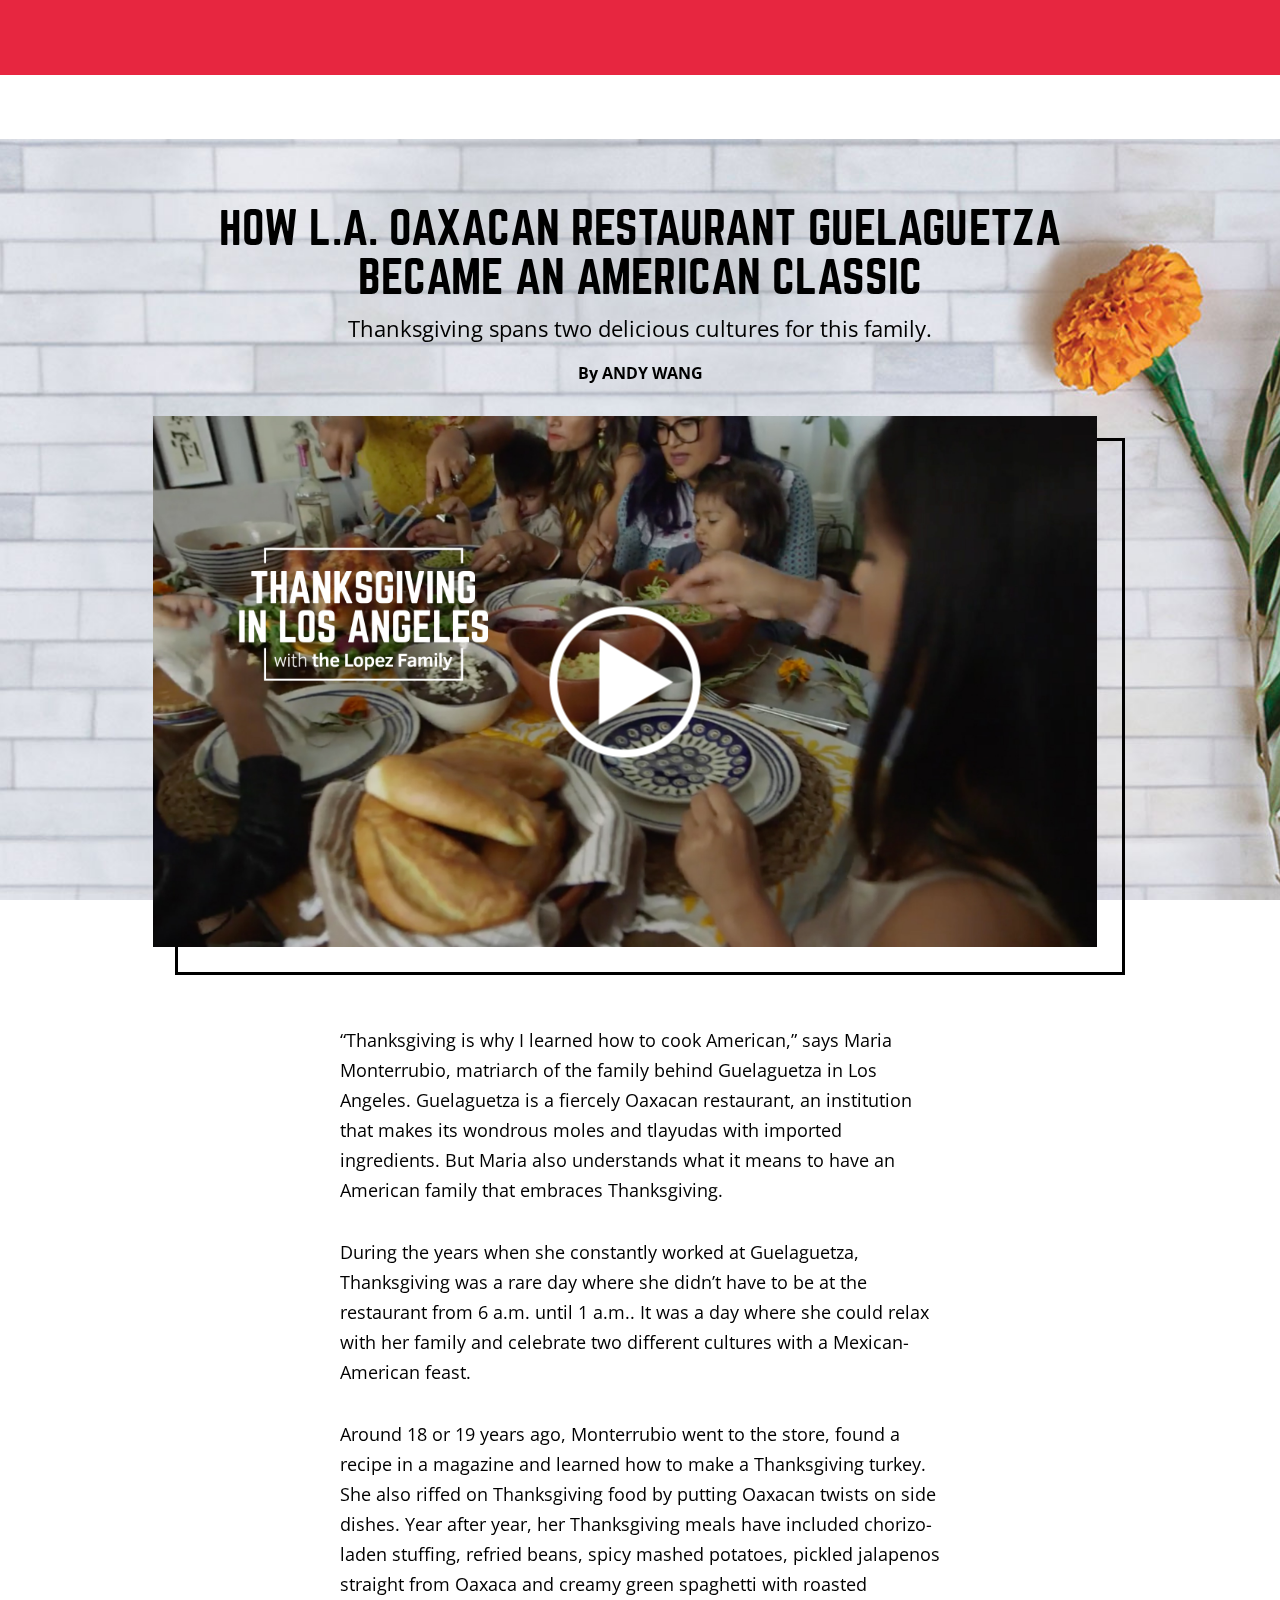
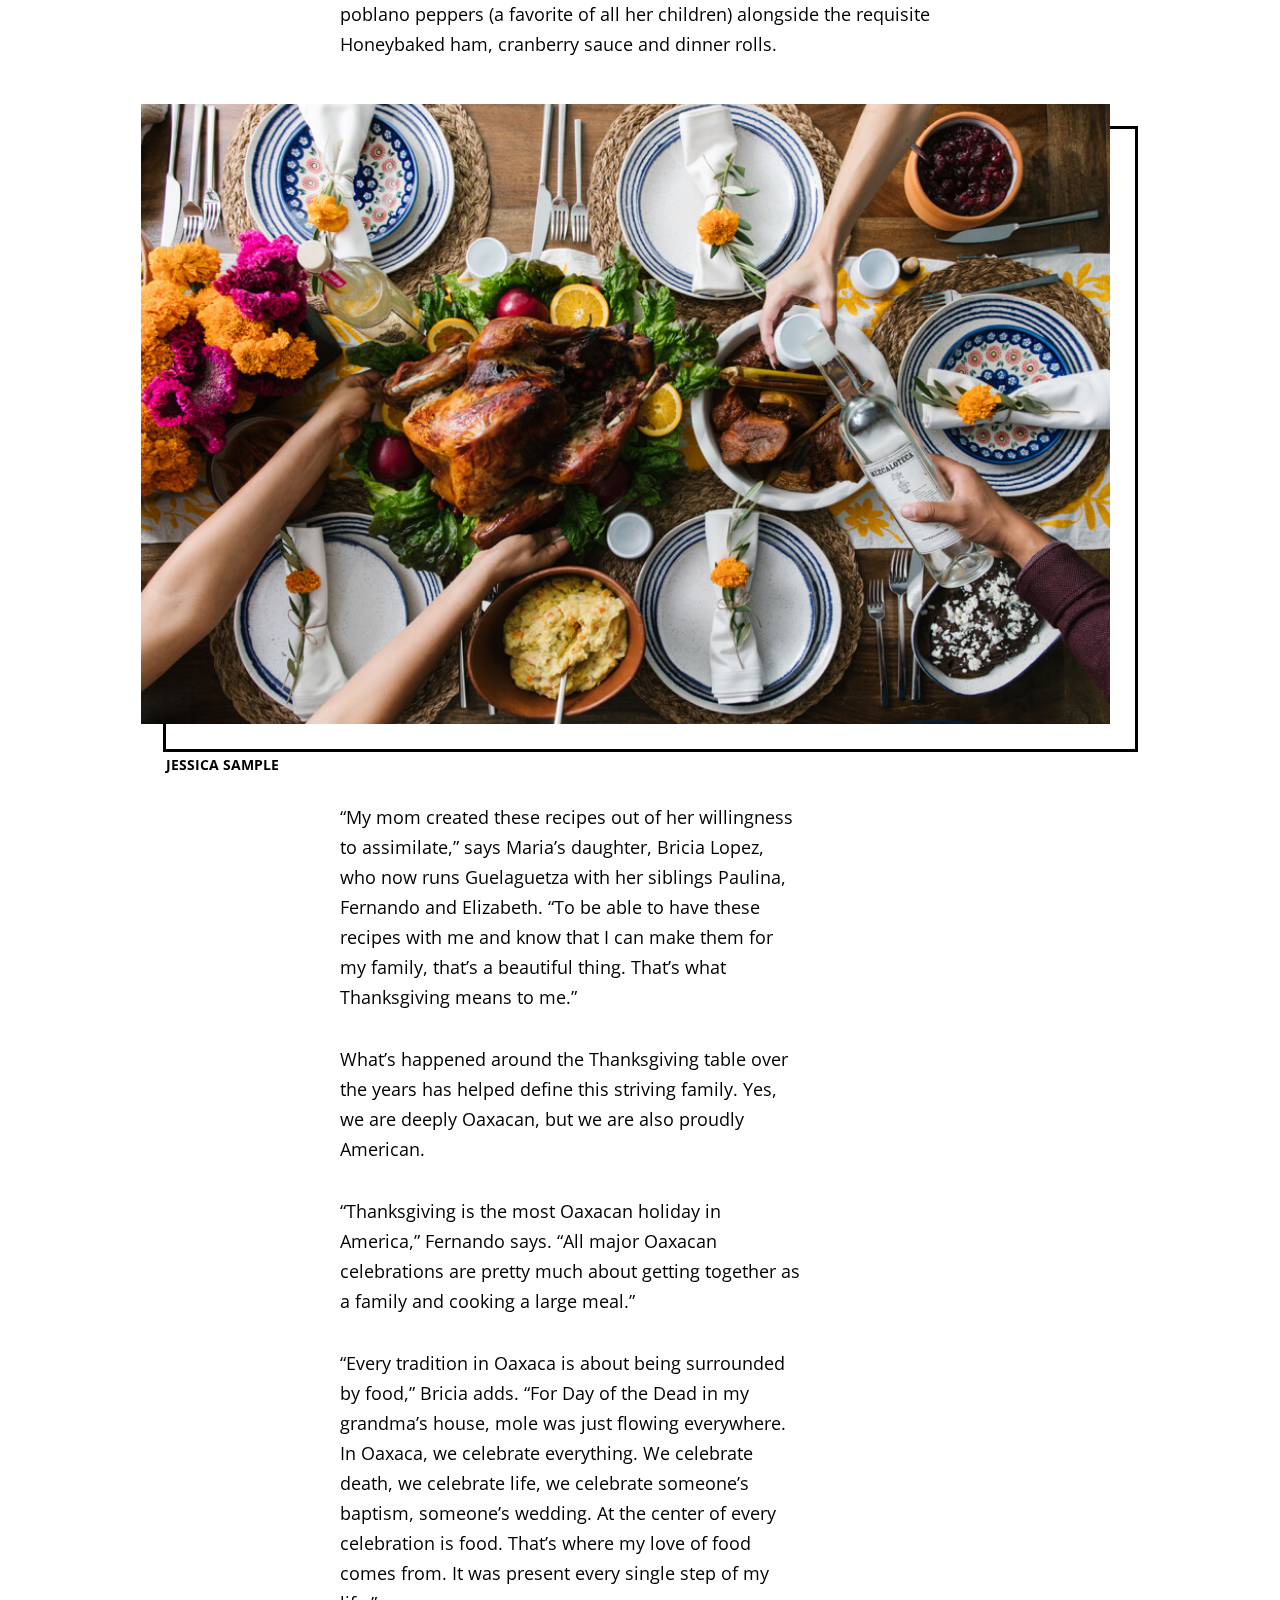
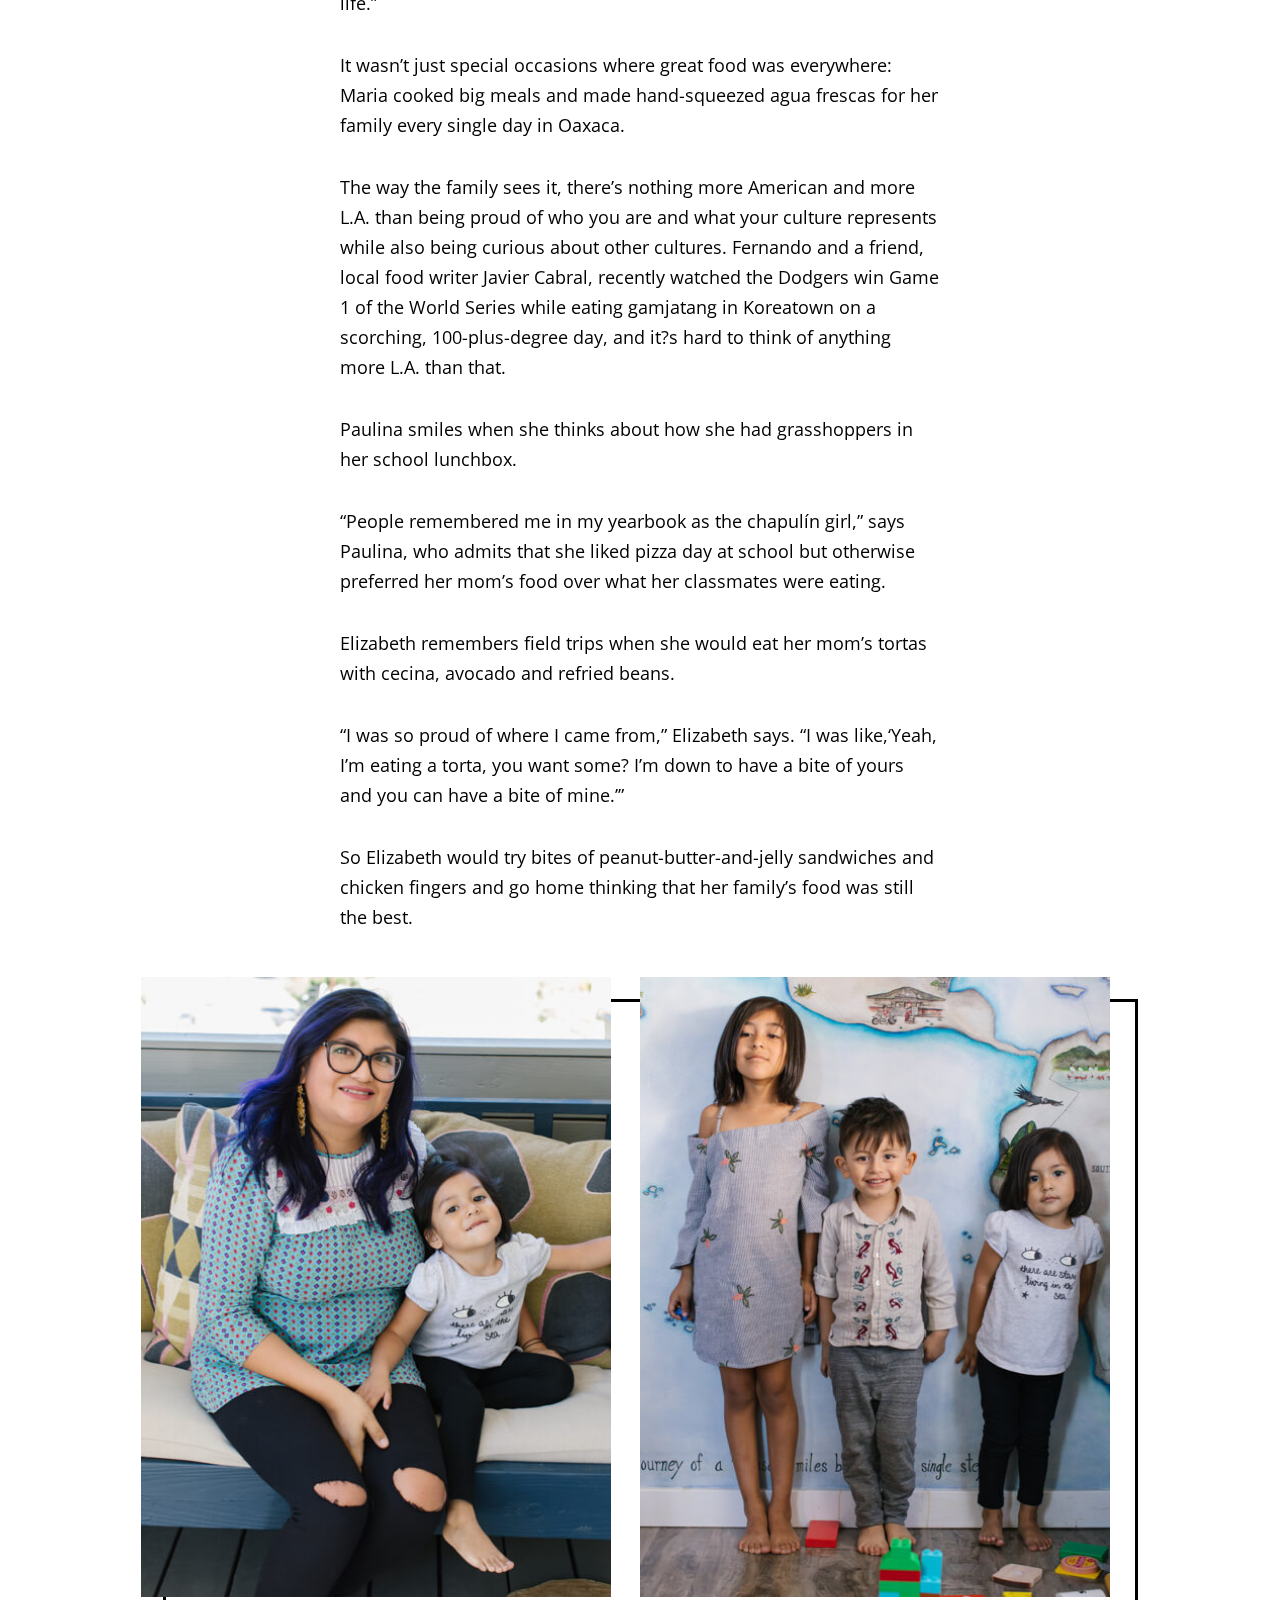
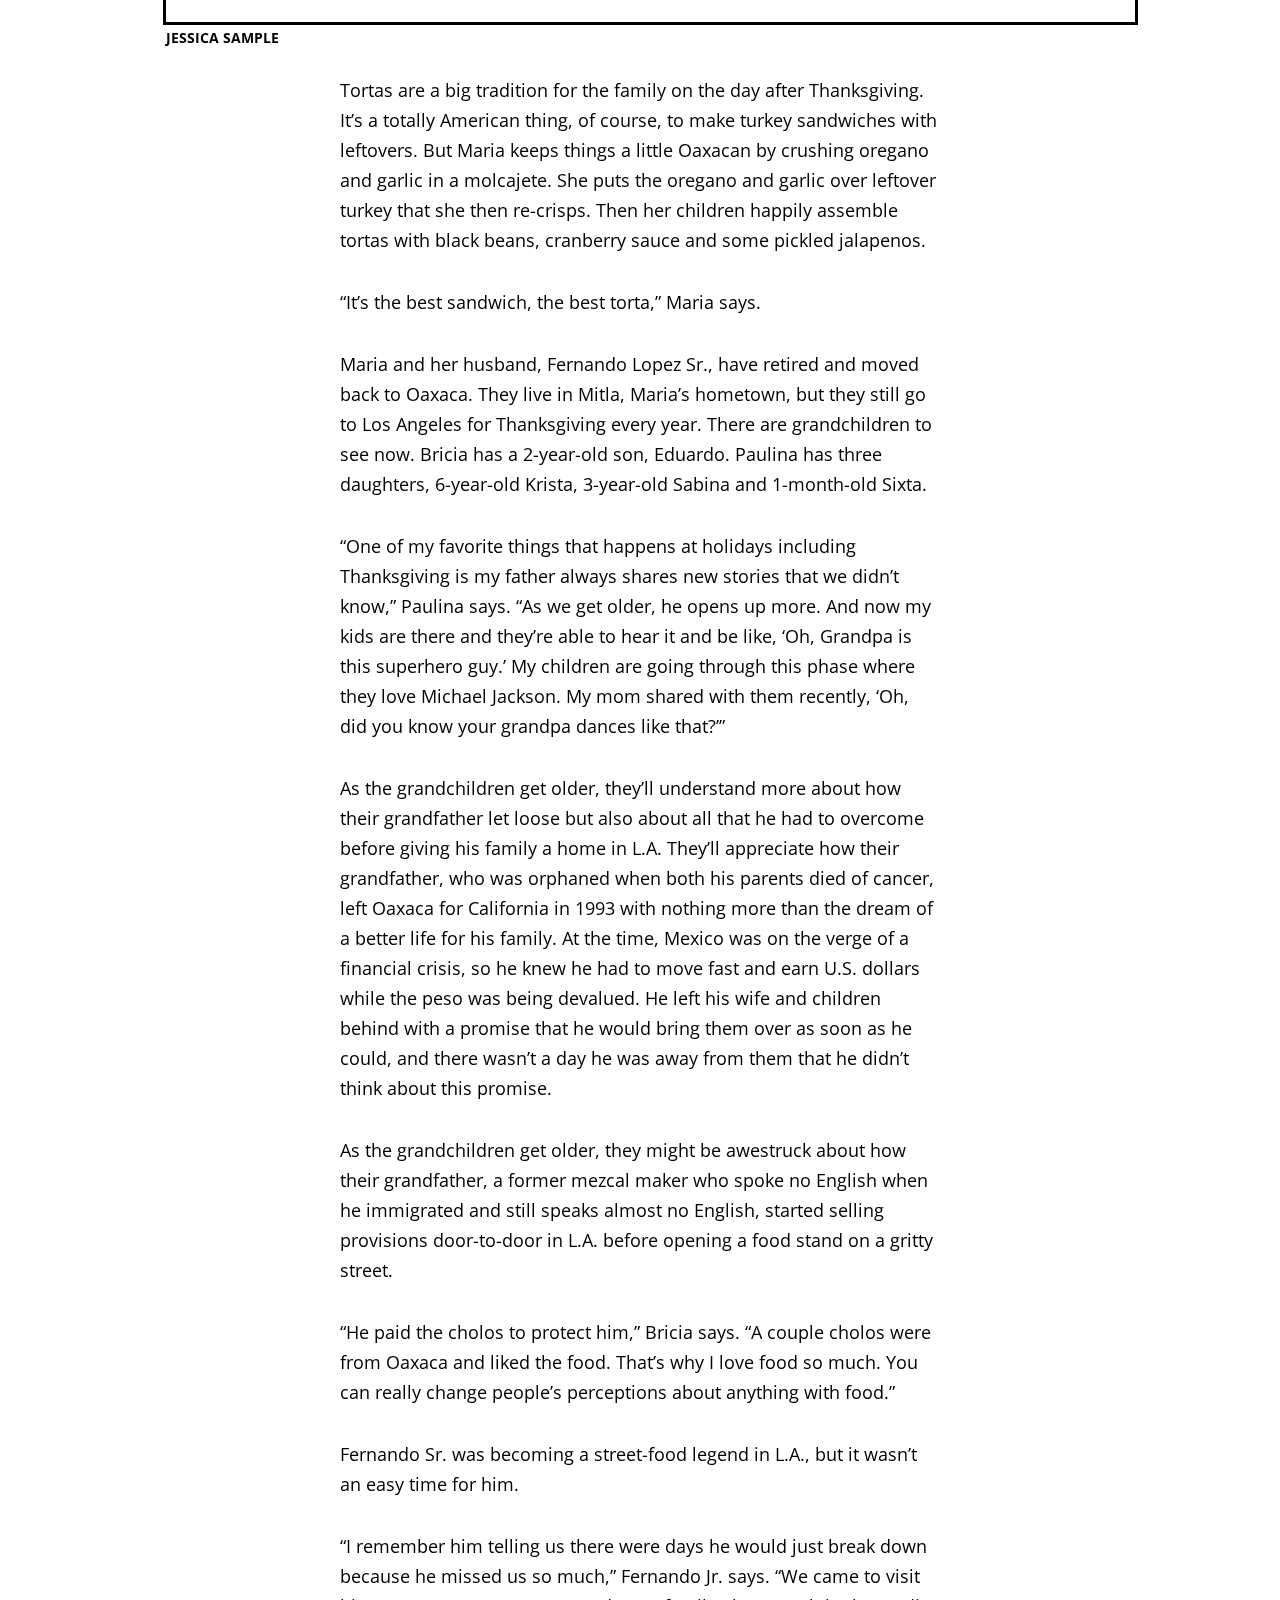
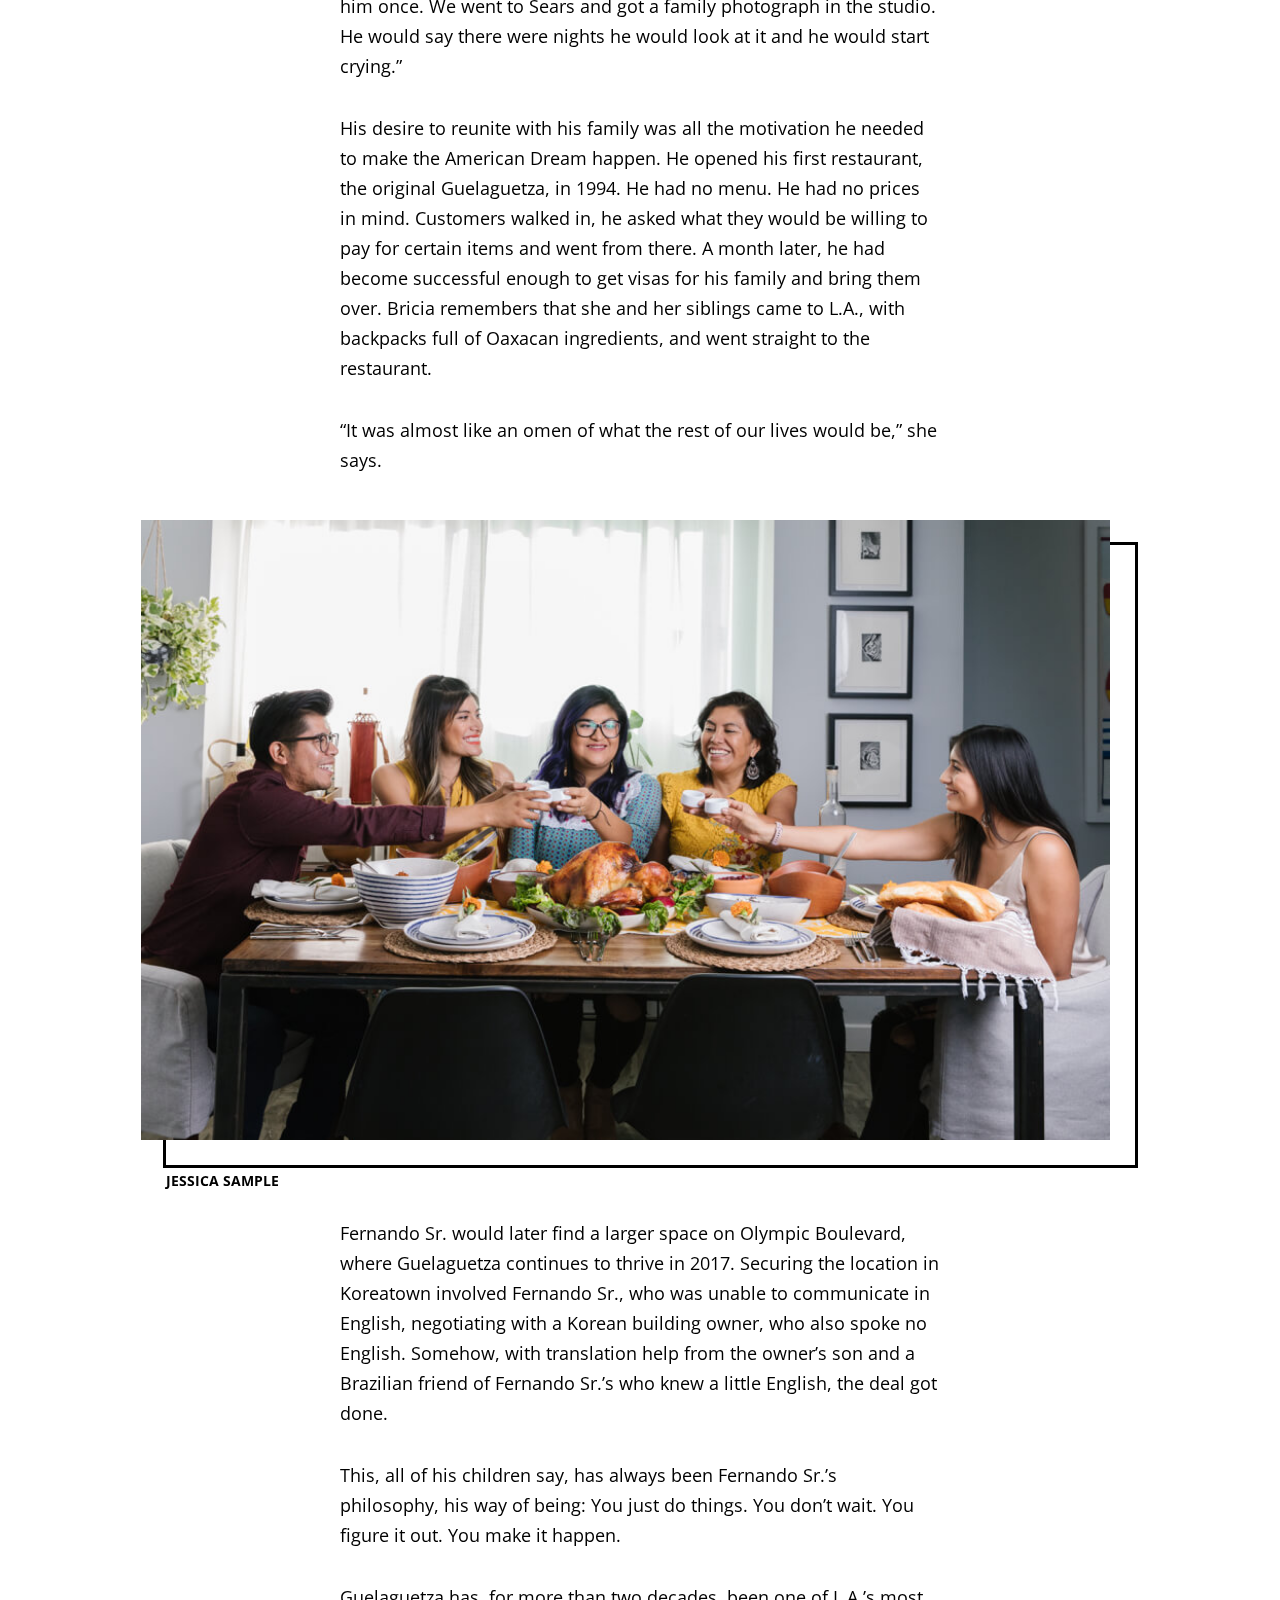
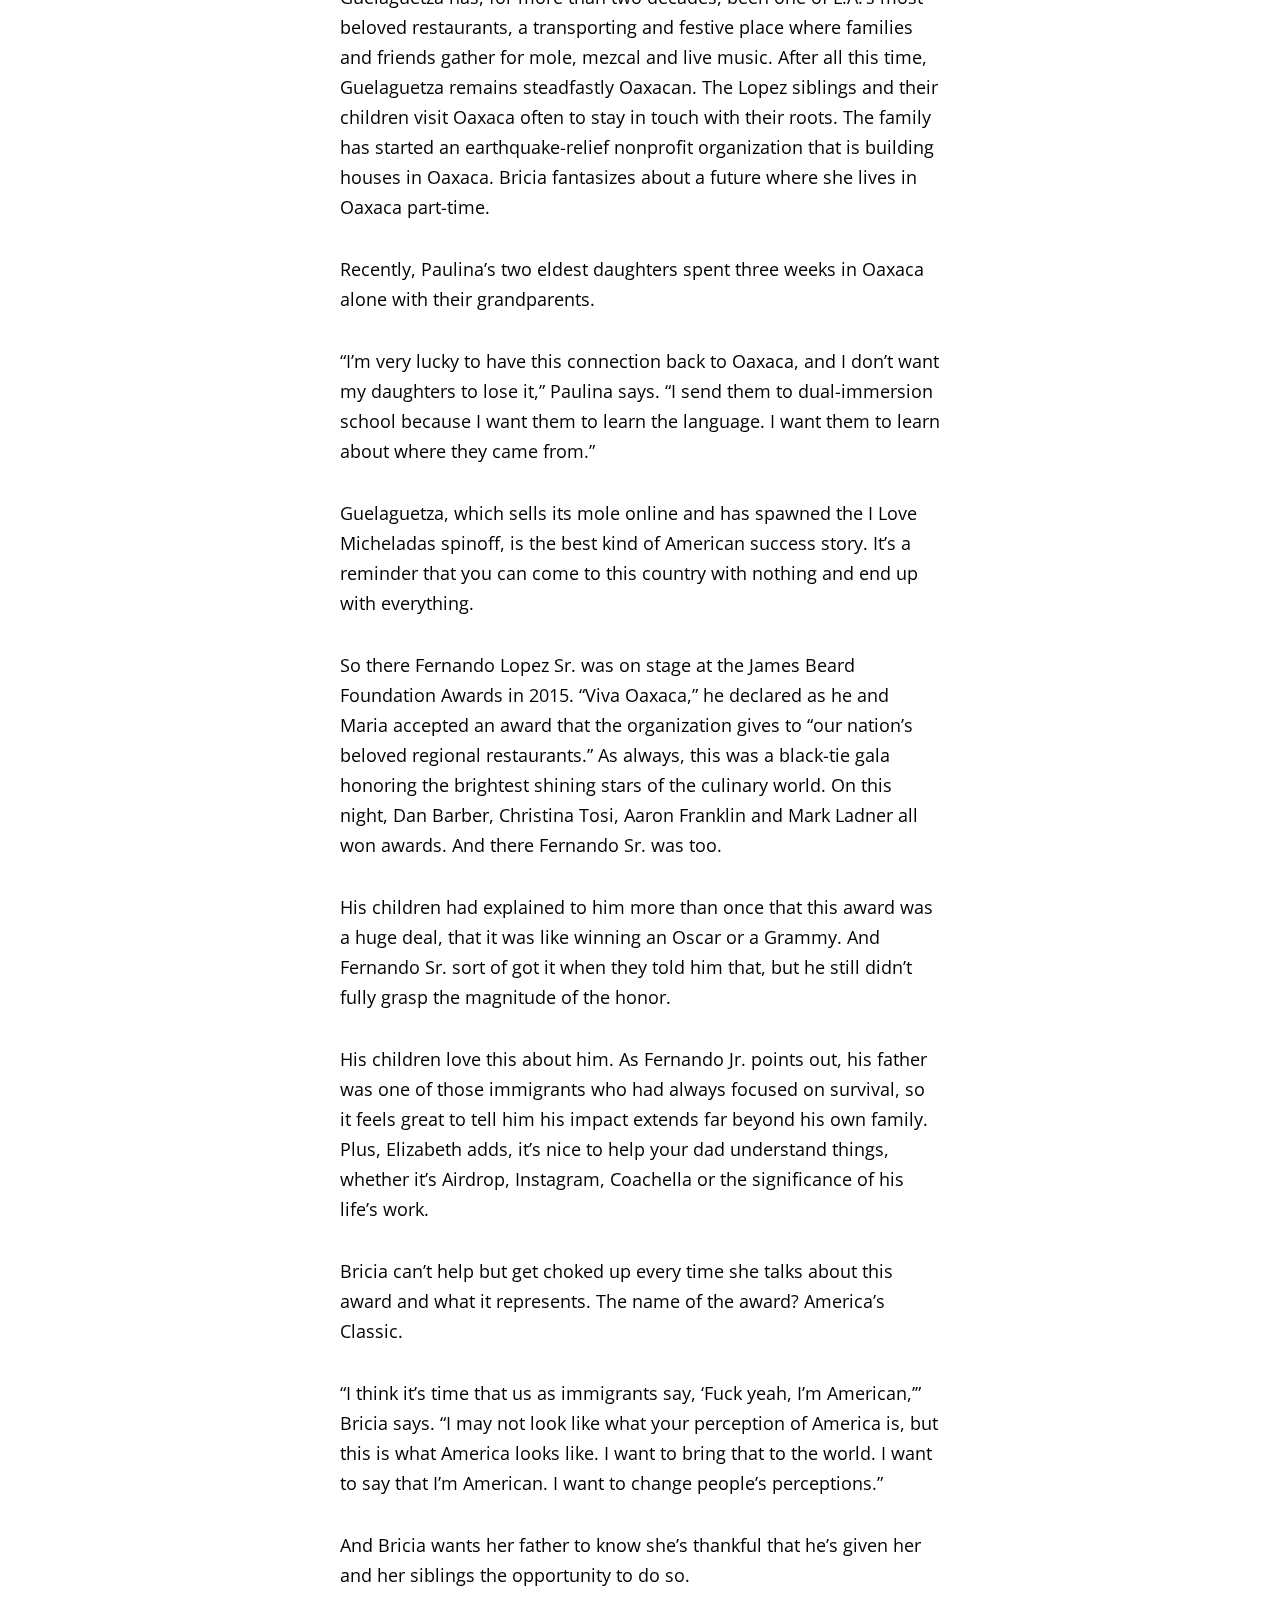
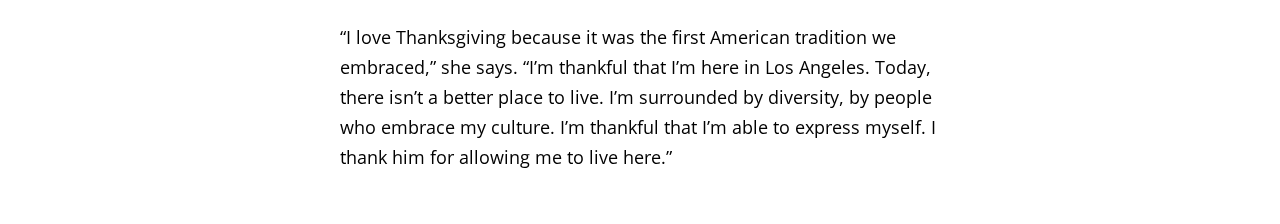
<file: the-lopez-family.html>
<!doctype html>
<html>
<head>
<meta charset="utf-8">
<!--[if lte IE 9]>
      <link href='common/css/animations-ie-fix.css' rel='stylesheet'>
<![endif]-->
<!--Meta Viewport code for Responsive !-->
<meta name="viewport" content="width=device-width, initial-scale=1" />
<title>The Lopez Family | Food &amp; Wine</title>

<meta name="description" content="Thanksgiving spans two delicious cultures for this family.">

<meta property="og:title" content="The Lopez Family">
<meta property="og:url" content="http://foodandwine.com/microsites/first-generation-thanksgiving/the-lopez-family.html" />
<meta property="og:site_name" content="Food & Wine">
<meta property="og:image" content="http://www.foodandwine.com/microsites/first-generation-thanksgiving/common/images/facebook_lopez.jpg">
<meta property="og:description" content="Thanksgiving spans two delicious cultures for this family.">

<!--Stylesheets !-->
<link rel="stylesheet" href="common/css/animations.css">
<link rel="stylesheet" href="common/css/font-awesome.min.css" type="text/css" />
<link rel="stylesheet" href="common/fonts/font.css" type="text/css" />
<link rel="stylesheet" href="common/css/slick.css" type="text/css" />
<link rel="stylesheet" href="common/css/style.css" type="text/css" />
<link rel="stylesheet" href="common/css/responsive.css" type="text/css" />

<!-- Begin Tealium Integration -->
<script type="text/javascript">
  var utag_data = {
    channel : "foodandwine", // See channel reference table for values
    page_name : "The Lopez Family", // Unique page name or article title. This value will need to be dynamic
    site_section1 : "sponsored", // native, branded, sponsored, or tentpole 
    site_section2 : "", // Used to determine the hierarchy level of the page within the site's ecosystem
    template_type : "article", // Template type for the current page – landing, article, video, gallery, listicle
    publish_date : "2017-11-05", // YYYY-MM-DD format
    tag_keywords : "sponsored::site::Food and Wine | sponsored::advertiser::Ford | sponsored::campaign::NA-FW-Ford-Edit-FirstGenThanksgiving-Touts: 35047 | sponsored::article::The Lopez Family", // pipe delimited values
    sponsored_content: "sponsored", // native, branded, sponsored, or tentpole
    sponsor_name : "Ford", // name of client
  author_name : "The Foundry", // created page
  };
</script>

<!-- Loading script asynchronously -->
<script type="text/javascript">
      (function(a,b,c,d){
      a='//tags.tiqcdn.com/utag/timeinc/sponsored/prod/utag.js';
      b=document;c='script';d=b.createElement(c);d.src=a;d.type='text/java'+c;d.async=true;
      a=b.getElementsByTagName(c)[0];a.parentNode.insertBefore(d,a);
      })();
</script>
<!-- End Tealium Integration -->


<!-- Begin Segment Integration -->
<script type="text/javascript">
 ! function() {
 	var analytics = window.analytics = window.analytics || [];
 	if (!analytics.initialize)
 		if (analytics.invoked) window.console && console.error && console.error("Segment snippet included twice.");
 		else {
 			analytics.invoked = !0;
 			analytics.methods = ["trackSubmit", "trackClick", "trackLink", "trackForm", "pageview", "identify", "reset", "group", "track", "ready", "alias", "debug", "page", "once", "off", "on"];
 			analytics.factory = function(t) {
 				return function() {
 					var e = Array.prototype.slice.call(arguments);
 					e.unshift(t);
 					analytics.push(e);
 					return analytics
 				}
 			};
 			for (var t = 0; t < analytics.methods.length; t++) {
 				var e = analytics.methods[t];
 				analytics[e] = analytics.factory(e)
 			}
 			analytics.load = function(t) {
 				var e = document.createElement("script");
 				e.type = "text/javascript";
 				e.async = !0;
 				e.src = ("https:" === document.location.protocol ? "https://" : "http://") + "cdn.segment.com/analytics.js/v1/" + t + "/analytics.min.js";
 				var n = document.getElementsByTagName("script")[0];
 				n.parentNode.insertBefore(e, n)
 			};
 			analytics.SNIPPET_VERSION = "4.0.0";
 			analytics.load("KRc5Tj56AQ8e92yfeZcJGfq8rcbRV855");
 			analytics.page({
                timeIncApplication: 'custom content',
                timeIncBrand: 'foodandwine.com',
                contentShownOnPlatform: 'own',
                contentSponsor: 'Ford',
                contentType: 'tentpole',
                contentPublishedDate: "2017-10-27"
            });
 		}
 }();
 </script>
 <!-- end Segment Integration-->
 
<!-- Begin DFP -->
<script src="https://tia.timeinc.net/time/tia.min.js" type="text/javascript"></script>
<script type="text/javascript">
var ti_dfp_config = {
    // FOR DFP
    setTargeting: {
        'site': 'foodandwine.com', // replace this with the brand domain
    },
    // additional targeting globally on the Slot Level
    setGlobalTargeting: {ch: 'Ford', spons: 'fwford', zone: 'fwford'}, // get this value from adops
    sitename: 'fw',
    zone: 'fwford', // get this value from adops
};

window.time_dfp = window.time_dfp || [];
window.time_dfp.push(function(){
window.time_dfp.init(ti_dfp_config);
});
</script>
<!-- End DFP -->

</head>

<body>
<!--maincntr start!-->
<main id="main-cntr">   

<div class="body_bg" style="background:url(common/images/lopez-family_bg.jpg) no-repeat center center;"></div>
    
    <!--header start!--> 
    <header id="header">   
    	
        <div class="header_inner animatedParent animateOnce">
             <a href="#" class="menuToggle animated fadeInDownShort delay-250"><span></span></a>                     
            <a class="logo animated fadeInLeftShort delay-250" href="http://www.foodandwine.com/" target="_blank"><img src="common/images/food_wine_white.png" alt="food&wine logo"></a>            
            <ul class="ford_logo animated fadeInRightShort delay-250">
              <li>Presented By</li>
              <li><a href="https://ad.doubleclick.net/ddm/trackclk/N3016.timeinc.com/B20435461.208171059;dc_trk_aid=408138112;dc_trk_cid=80562851;dc_lat=;dc_rdid=;tag_for_child_directed_treatment=?http://www.ford.com?bannerid=20435461|902877|208171059|%ecid!|408138112" class="ford_img" target="_blank"><img src="common/images/ford-120x60.png" alt="ford logo"></a></li>
            </ul>
            
            <div class="clear"></div>        
        </div>

        <nav class="nav-bar animatedParent animateOnce">
            <ul class="animated fadeIn delay-250">
              <li><a href="chef-akhtar-nawab.html">Chef Akhtar Nawab</a></li>
              <li><a href="manouschka-guerrier.html">Manouschka Guerrier</a></li>
              <li><a href="junzi-kitchen.html">Junzi Kitchen</a></li>
              <li class="active"><a href="the-lopez-family.html">The Lopez Family</a></li>
              <li><a href="chef-sohui-kim.html">Chef Sohui Kim <span class="paid_cont">Paid Content</span></a></li>
            </ul>
        </nav>
         
    </header>
    <!--header start!--> 
    

    
    
    <!--content start!-->
    <div class="contentcntr dark">

<div class="intro-part">
  <h1>HOW L.A. OAXACAN RESTAURANT GUELAGUETZA BECAME AN AMERICAN CLASSIC</h1>
  <p>Thanksgiving spans two delicious cultures for this family.</p>
  <span>By ANDY WANG</span>
</div>

<div class="clear"></div>

<div class="video_part">
  <div class="video_box">
    <div class="video_wrapper">
     <div class="v_box">
       <a href="#" class="play_btn"></a>
       <figure style="background:url(common/images/lopez.jpg) no-repeat center center;"></figure>
       <video id="myPlayerID" data-viewplay="false" data-autoplay="false" data-video-id="5637217102001" data-account="1660653193" data-player="default" data-embed="default" class="video-js" controls></video>
       <script src="//cdn.video.timeinc.com/jumpstart/v2/js/jumpstart.min.js"></script>

      </div>
    </div>
  </div>
</div>      


<div class="content">        
 <p>“Thanksgiving is why I learned how to cook American,” says Maria Monterrubio, matriarch of the family behind Guelaguetza in Los Angeles. Guelaguetza is a fiercely Oaxacan restaurant, an institution that makes its wondrous moles and tlayudas with imported ingredients. But Maria also understands what it means to have an American family that embraces Thanksgiving.</p>

 <p>During the years when she constantly worked at Guelaguetza, Thanksgiving was a rare day where she didnʼt have to be at the restaurant from 6 a.m. until 1 a.m.. It was a day where she could relax with her family and celebrate two different cultures with a Mexican-American feast.</p>

<p>Around 18 or 19 years ago, Monterrubio went to the store, found a recipe in a magazine and learned how to make a Thanksgiving turkey. She also riffed on Thanksgiving food by putting Oaxacan twists on side dishes. Year after year, her Thanksgiving meals have included chorizo-laden stuffing, refried beans, spicy mashed potatoes, pickled jalapenos straight from Oaxaca and creamy green spaghetti with roasted poblano peppers (a favorite of all her children) alongside the requisite Honeybaked ham, cranberry sauce and dinner rolls.</p>

</div>

<div class="clear"></div>

<div class="img_container">
<div class="img_block3">
  <div class="img_box">
   <span class="img_caption">JESSICA SAMPLE</span> 
   <div class="img_box_inner"> 
    <div class="img1" style="padding-bottom: 64%;"><figure style="background:#a3a3a3 url(common/images/lf_img.jpg) no-repeat center center;"></figure></div>
   </div> 
  </div>
</div> 
</div>


<div class="clear"></div>

<div class="content wider">

<div class="ad_container">
  <div class="ad" id="ad1_1">
  
  <script>
    // Default to 300x600
    var adSize = [
        [300, 600]
    ];
    var ad1_1 = {
        id: 'ad1_1',
        targeting: {
            'pos': '1'
        }
    };
    if (window.innerWidth < 728) {
        adSize = [300, 250];
    }
    else if (window.innerWidth >= 728) {
        adSize = [300, 600];
    }
    ad1_1.size = adSize;
    window.time_dfp.push(function() {
        time_dfp.defineSlot(ad1_1);
    }
                        );
</script>
  
  </div>
 </div>

 <p>“My mom created these recipes out of her willingness to assimilate,” says Mariaʼs daughter, Bricia Lopez, who now runs Guelaguetza with her siblings Paulina, Fernando and Elizabeth. “To be able to have these recipes with me and know that I can make them for my family, thatʼs a beautiful thing. Thatʼs what Thanksgiving means to me.”</p>

 <p>Whatʼs happened around the Thanksgiving table over the years has helped define this striving family. Yes, we are deeply Oaxacan, but we are also proudly American.</p>

<p>“Thanksgiving is the most Oaxacan holiday in America,” Fernando says. “All major Oaxacan celebrations are pretty much about getting together as a family and cooking a large meal.”</p>

<p>“Every tradition in Oaxaca is about being surrounded by food,” Bricia adds. “For Day of the Dead in my grandmaʼs house, mole was just flowing everywhere. In Oaxaca, we celebrate everything. We celebrate death, we celebrate life, we celebrate someoneʼs baptism, someoneʼs wedding. At the center of every celebration is food. Thatʼs where my love of food comes from. It was present every single step of my life.”</p>

</div>

<div class="clear"></div>

<div class="content">

<p>It wasnʼt just special occasions where great food was everywhere: Maria cooked big meals and made hand-squeezed agua frescas for her family every single day in Oaxaca.</p>

<p>The way the family sees it, thereʼs nothing more American and more L.A. than being proud of who you are and what your culture represents while also being curious about other cultures. Fernando and a friend, local food writer Javier Cabral, recently watched the Dodgers win Game 1 of the World Series while eating gamjatang in Koreatown on a scorching, 100-plus-degree day, and it?s hard to think of anything more L.A. than that.</p>

<p>Paulina smiles when she thinks about how she had grasshoppers in her school lunchbox.</p>

<p>“People remembered me in my yearbook as the chapulín girl,” says Paulina, who admits that she liked pizza day at school but otherwise preferred her momʼs food over what her classmates were eating.</p>

<p>Elizabeth remembers field trips when she would eat her momʼs tortas with cecina, avocado and refried beans.</p>

<p>“I was so proud of where I came from,” Elizabeth says. “I was like,‘Yeah, Iʼm eating a torta, you want some? Iʼm down to have a bite of yours and you can have a bite of mine.ʼ”</p>

<p>So Elizabeth would try bites of peanut-butter-and-jelly sandwiches and chicken fingers and go home thinking that her familyʼs food was still the best.</p>

</div>

<div class="clear"></div>

<div class="img_container">
<div class="img_block1a">
  <div class="img_box">
   <span class="img_caption">JESSICA SAMPLE</span> 
   <div class="img_box_inner"> 
    <div class="img1" style="padding-bottom: 64%;"><figure style="background:#a3a3a3 url(common/images/lf_img1.jpg) no-repeat center center;"></figure></div>
    <div class="img2" style="padding-bottom: 64%;"><figure style="background:#a3a3a3 url(common/images/lf_img2.jpg) no-repeat center center;"></figure></div>
   </div> 
  </div>
</div> 
</div>

<div class="clear"></div>

<div class="content">        
 
 <p>Tortas are a big tradition for the family on the day after Thanksgiving. Itʼs a totally American thing, of course, to make turkey sandwiches with leftovers. But Maria keeps things a little Oaxacan by crushing oregano and garlic in a molcajete. She puts the oregano and garlic over leftover turkey that she then re-crisps. Then her children happily assemble tortas with black beans, cranberry sauce and some pickled jalapenos.</p>

 <p>“Itʼs the best sandwich, the best torta,” Maria says.</p>

 <p>Maria and her husband, Fernando Lopez Sr., have retired and moved back to Oaxaca. They live in Mitla, Mariaʼs hometown, but they still go to Los Angeles for Thanksgiving every year. There are grandchildren to see now. Bricia has a 2-year-old son, Eduardo. Paulina has three daughters, 6-year-old Krista, 3-year-old Sabina and 1-month-old Sixta.</p>

 <p>“One of my favorite things that happens at holidays including Thanksgiving is my father always shares new stories that we didnʼt know,” Paulina says. “As we get older, he opens up more. And now my kids are there and theyʼre able to hear it and be like, ‘Oh, Grandpa is this superhero guy.ʼ My children are going through this phase where they love Michael Jackson. My mom shared with them recently, ‘Oh, did you know your grandpa dances like that?ʼ”</p>

 <p>As the grandchildren get older, theyʼll understand more about how their grandfather let loose but also about all that he had to overcome before giving his family a home in L.A. Theyʼll appreciate how their grandfather, who was orphaned when both his parents died of cancer, left Oaxaca for California in 1993 with nothing more than the dream of a better life for his family. At the time, Mexico was on the verge of a financial crisis, so he knew he had to move fast and earn U.S. dollars while the peso was being devalued. He left his wife and children behind with a promise that he would bring them over as soon as he could, and there wasnʼt a day he was away from them that he didnʼt think about this promise.</p>

 <p>As the grandchildren get older, they might be awestruck about how their grandfather, a former mezcal maker who spoke no English when he immigrated and still speaks almost no English, started selling provisions door-to-door in L.A. before opening a food stand on a gritty street.</p>

 <p>“He paid the cholos to protect him,” Bricia says. “A couple cholos were from Oaxaca and liked the food. Thatʼs why I love food so much. You can really change peopleʼs perceptions about anything with food.”</p>

 <p>Fernando Sr. was becoming a street-food legend in L.A., but it wasnʼt an easy time for him.</p>

 <p>“I remember him telling us there were days he would just break down because he missed us so much,” Fernando Jr. says. “We came to visit him once. We went to Sears and got a family photograph in the studio. He would say there were nights he would look at it and he would start crying.”</p>

 <p>His desire to reunite with his family was all the motivation he needed to make the American Dream happen. He opened his first restaurant, the original Guelaguetza, in 1994. He had no menu. He had no prices in mind. Customers walked in, he asked what they would be willing to pay for certain items and went from there. A month later, he had become successful enough to get visas for his family and bring them over. Bricia remembers that she and her siblings came to L.A., with backpacks full of Oaxacan ingredients, and went straight to the restaurant.</p>

 <p>“It was almost like an omen of what the rest of our lives would be,” she says.</p>

</div>


<div class="clear"></div>

<div class="img_container">
<div class="img_block3">
  <div class="img_box">
   <span class="img_caption">JESSICA SAMPLE</span> 
   <div class="img_box_inner"> 
    <div class="img1" style="padding-bottom: 64%;"><figure style="background:#a3a3a3 url(common/images/lf_img3.jpg) no-repeat center center;"></figure></div>
   </div> 
  </div>
</div> 
</div>


<div class="clear"></div>


<div class="content">        
 
 <p>Fernando Sr. would later find a larger space on Olympic Boulevard, where Guelaguetza continues to thrive in 2017. Securing the location in Koreatown involved Fernando Sr., who was unable to communicate in English, negotiating with a Korean building owner, who also spoke no English. Somehow, with translation help from the ownerʼs son and a Brazilian friend of Fernando Sr.ʼs who knew a little English, the deal got done.</p>

 <p>This, all of his children say, has always been Fernando Sr.ʼs philosophy, his way of being: You just do things. You donʼt wait. You figure it out. You make it happen.</p>

 <p>Guelaguetza has, for more than two decades, been one of L.A.ʼs most beloved restaurants, a transporting and festive place where families and friends gather for mole, mezcal and live music. After all this time, Guelaguetza remains steadfastly Oaxacan. The Lopez siblings and their children visit Oaxaca often to stay in touch with their roots. The family has started an earthquake-relief nonprofit organization that is building houses in Oaxaca. Bricia fantasizes about a future where she lives in Oaxaca part-time.</p>

 <p>Recently, Paulinaʼs two eldest daughters spent three weeks in Oaxaca alone with their grandparents.</p>

 <p>“Iʼm very lucky to have this connection back to Oaxaca, and I donʼt want my daughters to lose it,” Paulina says. “I send them to dual-immersion school because I want them to learn the language. I want them to learn about where they came from.”</p>

 <p>Guelaguetza, which sells its mole online and has spawned the I Love Micheladas spinoff, is the best kind of American success story. Itʼs a reminder that you can come to this country with nothing and end up with everything.</p>

 <p>So there Fernando Lopez Sr. was on stage at the James Beard Foundation Awards in 2015. “Viva Oaxaca,” he declared as he and Maria accepted an award that the organization gives to “our nationʼs beloved regional restaurants.” As always, this was a black-tie gala honoring the brightest shining stars of the culinary world. On this night, Dan Barber, Christina Tosi, Aaron Franklin and Mark Ladner all won awards. And there Fernando Sr. was too.</p>

 <p>His children had explained to him more than once that this award was a huge deal, that it was like winning an Oscar or a Grammy. And Fernando Sr. sort of got it when they told him that, but he still didnʼt fully grasp the magnitude of the honor.</p>

 <p>His children love this about him. As Fernando Jr. points out, his father was one of those immigrants who had always focused on survival, so it feels great to tell him his impact extends far beyond his own family. Plus, Elizabeth adds, itʼs nice to help your dad understand things, whether itʼs Airdrop, Instagram, Coachella or the significance of his lifeʼs work.</p>

 <p>Bricia canʼt help but get choked up every time she talks about this award and what it represents. The name of the award? Americaʼs Classic.</p>

 <p>“I think itʼs time that us as immigrants say, ‘Fuck yeah, Iʼm American,ʼ” Bricia says. “I may not look like what your perception of America is, but this is what America looks like. I want to bring that to the world. I want to say that Iʼm American. I want to change peopleʼs perceptions.”</p>

 <p>And Bricia wants her father to know sheʼs thankful that heʼs given her and her siblings the opportunity to do so.</p>

 <p>“I love Thanksgiving because it was the first American tradition we embraced,” she says. “Iʼm thankful that Iʼm here in Los Angeles. Today, there isnʼt a better place to live. Iʼm surrounded by diversity, by people who embrace my culture. Iʼm thankful that Iʼm able to express myself. I thank him for allowing me to live here.”</p>

</div>
            <div class="clear"></div>
        
    </div>
    <!--content end!-->

    
</main>
<!--maincntr End!-->


<!--Javascripts !-->
<script type="text/javascript" src="common/js/jquery.min.js"></script>
<script src="common/js/css3-animate-it.js"></script>
<script src="common/js/slick.js"></script>
<script type="text/javascript">
  $.force_appear();
</script> 
<script type="text/javascript">
jQuery(document).ready(function($) {

$('#header .logo').click(function(e) {
    utag.link({
        "click_id": "foodandwine-link"
    });
    analytics.track('Custom Content Action Taken', {
        'timeIncBrand': 'foodandwine.com',
        'timeIncApplication': 'custom content',
        'userAction': 'clicked External Link',
        'clickId': 'foodandwine link',
"referrer": "http://foodandwine.com/microsites/first-generation-thanksgiving/the-lopez-family.html",
},
{"page": { "referrer": "http://foodandwine.com/microsites/first-generation-thanksgiving/the-lopez-family.html",
           "title": "The Lopez Family",}}
);
    });


$('a.ford_img').click(function(e) {
    utag.link({
        "click_id": "ford-link"
    });
    analytics.track('Custom Content Action Taken', {
        'timeIncBrand': 'foodandwine.com',
        'timeIncApplication': 'custom content',
        'userAction': 'clicked External Link',
        'clickId': 'ford link',
"referrer": "http://foodandwine.com/microsites/first-generation-thanksgiving/the-lopez-family.html",
},
{"page": { "referrer": "http://foodandwine.com/microsites/first-generation-thanksgiving/the-lopez-family.html",
           "title": "The Lopez Family",}}
);
    });




$('.v_box a.play_btn').click(function(e) {
  e.preventDefault();
  $(this).fadeOut('slow');
  $('.v_box figure').fadeOut('slow');
  setTimeout(function(){ $('.video_part .video_box .video_wrapper').find('video').trigger('play'); }, 300);
});





});
</script>
<script type="text/javascript" src="common/js/custom.js"></script>
</body>
</html>
</file>
<file: common/fonts/font.css>
/*! Generated by Font Squirrel (https://www.fontsquirrel.com) on October 20, 2017 */


@font-face {
    font-family: 'norwesterregular';
    src: url('norwester-webfont.woff2') format('woff2'),
         url('norwester-webfont.woff') format('woff');
    font-weight: normal;
    font-style: normal;
}
</file>
<file: common/css/style.css>
@import url('https://fonts.googleapis.com/css?family=Source+Sans+Pro:400,600');
@import url('https://fonts.googleapis.com/css?family=Open+Sans:300,400,600,700');
html, body, div, span, applet, object, iframe, h1, h2, h3, h4, h5, h6, p, blockquote, pre, a, abbr, acronym, address, big, cite, code, del, dfn, em, img, ins, kbd, q, s, samp, small, strike, strong, sub, sup, tt, var, b, u, i, center, dl, dt, dd, ol, ul, li,  fieldset, form, label, legend,  table, caption, tbody, tfoot, thead, tr, th, td,  article, aside, canvas, details, embed,  figure, figcaption, footer, header, hgroup,  menu, nav, output, ruby, section, summary, time, mark, audio, video { margin: 0; padding: 0; border: 0; font-size: 100%; font: inherit; vertical-align: baseline; }
article, aside, details, figcaption, figure, footer, header, hgroup, menu, nav, section { display: block; }
body, html { background:none; font-family: 'Source Sans Pro', sans-serif; font-weight:400; font-size: 20px; line-height: 28px; font-weight: 400; -webkit-text-size-adjust: none; }
h1 { padding-bottom: 9px; font-size: 62px; line-height: 66px; color: #000; font-weight: 300; letter-spacing: 0.003em; }
img { display: block; max-width: 100%; height: auto; }
p {  }
p strong { font-weight: 700; }
hr { background-color: #ccc; border: 0; height: 1px; margin-bottom: 1.625em; }
sup { bottom: 1ex; }
h5 { line-height: 35px; }
sub { top: -10px; position: relative; font-size: 50%; }
*, *:before, *:after {margin:0; padding:0;}
img, fieldset{border:none;}
:focus{outline:none}
a{ text-decoration:none; color: #5e96a4; }
a:hover{ text-decoration: underline;}
*, *:before, *:after {  -webkit-box-sizing: border-box; -moz-box-sizing: border-box; -ms-box-sizing: border-box; -o-box-sizing: border-box; box-sizing: border-box; }
.clear { clear: both; height: 0px; overflow: hidden; width: 100%; }

sup { vertical-align: super; font-size: 10px; }
body { -webkit-font-smoothing: antialiased; overflow-x: hidden; }
body.home{ background:#ffffff; }
body.popup_view{ overflow:hidden;}

#main-cntr { width: 100%; }

.wrapper { max-width: 1000px; margin: 0 auto; padding: 0 20px; }


.body_bg{ position:fixed; width:100%; height:100vh; background-size:cover !important; z-index:-1;}

/*********Header Css*********/
#header { float:left; width:100%; background:#E72640; text-align:center;  position:fixed;  left:0; top:0; z-index: 99999; }
#header .header_inner{float:left; width:100%; padding:0 20px; position:relative; min-height:75px;}
#header .logo{ margin:0; padding:0; width: 191px; float:left; margin:25px 0 0;}
#header .logo img{ vertical-align:top;}

#header ul.ford_logo{ list-style:none; float:right; width:auto; margin:10px 0 0;}
#header ul.ford_logo li{ list-style:none; display:inline-block; vertical-align:middle; color:#fff; text-transform:uppercase; font-family: 'Open Sans', sans-serif; font-weight:600; font-size:12px; line-height:16px; }
#header ul.ford_logo li a{ display:block; margin-top:0;margin-left: 5px;}
#header ul.ford_logo li a img{ vertical-align:top; width:106px;}

#header .show_text{ float:left; width:100%; font-family: 'Source Sans Pro', sans-serif; font-size:11px; font-weight:600; color:#151515; text-transform:uppercase; text-align:center; background:#fff; padding:8px 20px; margin:0; position:relative; display:none; line-height:14px}
#header .show_text a{color: #666}
#header .show_text a:hover{color: #999}
#header .show_text span.close{ position:absolute; right:2px; top:10px; width:20px; height:20px; cursor:pointer;}
#header .show_text span.close:before, header .show_text span.close:after { position:absolute; left:10px; content:""; height:13px; width:1px; background-color:#151515; }
#header .show_text span.close:before { transform: rotate(45deg); -webkit-transform: rotate(45deg); -moz-transform: rotate(45deg); }
#header .show_text span.close:after { transform: rotate(-45deg); -webkit-transform: rotate(-45deg); -moz-transform: rotate(-45deg); }

#header .paid_content{ position:absolute; width:100%; left:0; top:100%;}
#header .paid_logo{ display:inline-block;width:100%;vertical-align:top; color:#000; text-transform:uppercase; font-family: 'Source Sans Pro', sans-serif; font-size:13px; font-weight: 600; background:#bce1f1; padding: 4px 16px; line-height: 18px; letter-spacing: 0.02em; }
#header .paid_logo i{ padding: 0 0 0 8px; font-size:13px; }
#header a:hover { text-decoration: none; }

.nav-bar { width: 100%; margin: 0px; background: #fff; clear: both; overflow: hidden; }
body.home .nav-bar{ display:none;}
.nav-bar ul { padding: 0px; margin: 0px; list-style-type: none; overflow: hidden; }
.nav-bar li { width: 20%; float: left; text-transform: uppercase; text-align: center;font-family: 'norwesterregular'; font-size: 20px; line-height: 24px; letter-spacing: 1.24px; padding:8px 0 8px; position:relative;}
.nav-bar li a { padding: 12px 20px; display:block; color: #A0A0A0; border-left: 1px solid #808080; position:relative;}
.nav-bar li a:hover, .nav-bar li.active > a { color: #000; }
.nav-bar li:first-child a{ border: 0px; }
.nav-bar li:last-child a{ border: 0px; }
.nav-bar li:last-child{ background:#bce1f1; }

.nav-bar li span.paid_cont{ position:absolute; width:100%; bottom:-4px; left:0; text-align:center; color:#000; text-transform:uppercase; font-family: 'Source Sans Pro', sans-serif; font-size:9px; line-height: 11px; font-weight: 600;  padding: 0 2px; letter-spacing:0; }



/*********Home Intro Css*********/
.home_intro{ float:left; width:100%; text-align:center;  padding:90px 0 0; height: 35vh; position:relative; }
.home_intro .text{ display:block; margin:0 auto; width:820px; max-width:100%; border:5px solid #000; padding:115px 20px 15px 20px; position:absolute; left:50%; top:50%; transform:translate(-50%,-50%); -webkit-transform:translate(-50%,-50%); -moz-transform:translate(-50%,-50%); margin-top:35px; }
.home_intro .text h1{ text-transform:uppercase; font-family: 'norwesterregular'; font-size:80px; line-height:84px; background:#fff; width:1080px; position:absolute; top:10px; left:-130px; padding:15px 0 5px; }
.home_intro .text p{ font-family: 'Open Sans', sans-serif; font-weight:300; font-size:18px; line-height:22px; padding:3px 0 3px;}


.thumb_nav_container{ float:left; width:100%; height:65vh; position:relative;}
.thumb_nav_container .thumb_nav_wrap{ display:block; width:100%; max-width:100%; position:absolute; left:50%; top:50%; transform:translate(-50%,-50%); -webkit-transform:translate(-50%,-50%); -moz-transform:translate(-50%,-50%); height:100%; padding:0 20px 20px;}


.thumb_nav_wrap .thumb_nav{ float:left; width:20%; padding:0 0.5%; height:100%; }
.thumb_nav_wrap .thumb_nav.last{ padding:0 0.5% 0 0.5%; border-left:1px solid #000; width:20%; }

.thumb_nav_wrap .thumb_nav a{ text-decoration:none !important; display:block; height:100%;}

.thumb_nav_wrap .thumb_nav .thumb_img{float:left; width:100%; height: calc(100% - 90px); position:relative; overflow:hidden; }
.thumb_nav_wrap .thumb_nav figure{ float:left; width:100%; background:#a3a3a3; background-size:cover !important; height:100%; transition:all ease 0.3s; -webkit-transition:all ease 0.3s; -moz-transition:all ease 0.3s; }
.thumb_nav_wrap .thumb_nav a:hover figure{ transform:scale(1.1,1.1); -webkit-transform:scale(1.1,1.1); -moz-transform:scale(1.1,1.1); }

.thumb_nav .thumb_img .paid_content{ position:absolute; width:100%; top:0; left:0; text-align:center; color:#000; text-transform:uppercase; font-family: 'Source Sans Pro', sans-serif; font-size:13px; line-height: 18px; font-weight: 600; background:#bce1f1; padding: 4px 5px; }

.thumb_nav_wrap .thumb_nav h3{ font-family: 'norwesterregular'; font-size:35px; line-height:39px; color:#000; text-align:center; clear:both; padding:10px 0 0; }



/*********innercontent Css*********/
.contentcntr { padding: 65px 0 20px; float:left; width:100%; position: relative;  }

.contentcntr.black-copy {color: #000 !important}
.contentcntr.black-copy .intro-part h1 {color: #000 !important}
.contentcntr.black-copy .intro-part p {color: #000 !important}
.contentcntr.black-copy .intro-part span {color: #000 !important}
.contentcntr.black-copy .content p {color: #000 !important}

.contentcntr.black-copy .content p a{ color:#000; text-decoration:underline}

.contentcntr .intro-part{display:block; max-width:993px; padding:0 10px; margin:140px auto 5px; text-align:center; }
.contentcntr .intro-part h1{font-family: 'norwesterregular'; color:#fff; font-size:45px; line-height:49px; padding:0 0 10px; text-transform:uppercase; }
.contentcntr .intro-part p{font-family: 'Open Sans', sans-serif; font-weight:400; font-size:22px; line-height:30px; color:#fff; padding:0 5% 0; }
.contentcntr .intro-part span{font-family: 'Open Sans', sans-serif; font-weight:700; font-size:16px; line-height:20px; color:#fff; padding:20px 0 0; display:block; }
.contentcntr.dark .intro-part h1{ color:#000; }
.contentcntr.dark .intro-part p{ color:#000; }
.contentcntr.dark .intro-part span{ color:#000; }


.contentcntr .video_part{ display:block; max-width:1000px; margin:50px auto 50px; padding:0 15px 0 35px;}
.video_part .video_box{display:block; width:100%; border:3px solid #fff; padding:0 0 25px; }
.contentcntr.dark .video_part .video_box{border-color:#000;}
.video_part .video_box .video_wrapper{ display:block; width:100%; background-size:cover !important; margin:-25px 0 0 -25px;}

.contentcntr .content{ display:block; max-width:640px; margin:0 auto; padding:0 20px;}

.contentcntr .content p{font-family: 'Open Sans', sans-serif; font-weight:400; font-size:18px; line-height:30px; color:#fff; padding-bottom:32px;}
.contentcntr .content h3{font-family: 'norwesterregular'; color:#fff; font-size:30px; line-height:34px; padding:0 0 5px; }
.contentcntr .content h4{font-family: 'norwesterregular'; color:#fff; font-size:22px; line-height:26px; padding:0 0 5px; }
.contentcntr .content p a{ color:#fff; text-decoration:underline}

.contentcntr.dark .content p{ color:#000; }
.contentcntr.dark .content h3{ color:#000; }
.contentcntr.dark .content h4{ color:#000; }
.contentcntr.dark .content p a{ color:#000;}

.contentcntr .content.wider{ max-width:1025px;}
.contentcntr .content.wider p{ max-width:600px; margin:0 auto; padding-right:140px;}
.contentcntr .content.wider h3{ max-width:600px; margin:0 auto; padding-right:140px;}
.contentcntr .content.wider h4{ max-width:600px; margin:0 auto; padding-right:140px;}



.img_container{float:left; width:100%; margin:35px 0 50px;}
.img_container .img_box{float:left; width:100%; border:3px solid #fff; padding:0 0 25px; position:relative;  }
.contentcntr.dark .img_container .img_box{ border-color:#000;}

.img_container .img_box .img_caption{ display:block; position:absolute; width:100%; text-align:left; left:0; top:100%; font-family: 'Open Sans', sans-serif; font-weight:700; font-size:14px; line-height:18px; color:#fff; padding:7px 0 0; text-transform:uppercase; }
.contentcntr.dark .img_container .img_box  .img_caption{ color:#000;}

.img_container .img_box .img_box_inner{float:left; width:100%; margin:-25px 0 0 -25px;}

.img_block1{ display:block; max-width:1025px; margin:0 auto 0; padding:0 15px 0 35px;}
.img_block1 .img1{ float:left; width:57%; position:relative;}
.img_block1 .img2{float:right; width:41%; position:relative;}
.img_block1 figure{ display:block; width:100%; position:absolute; height:100%; left:0; top:0; background-size:cover !important; }

.img_block1a{ display:block; max-width:1025px; margin:0 auto 0; padding:0 15px 0 35px;}
.img_block1a .img1{ float:left; width:49%; max-width:470px; position:relative;}
.img_block1a .img2{float:right; width:49%; max-width:470px; position:relative;}
.img_block1a figure{ display:block; width:100%; position:absolute; height:100%; left:0; top:0; background-size:cover !important; }




.img_block2{ display:block; max-width:1025px; margin:0 auto 0; padding:0 15px 0 35px;}
.img_block2 .img1{ float:left; width:57%; max-width:550px;}
.img_block2 .img1 figure{ min-height:708px;}
.img_block2 .img2{float:right; width:41%; max-width:396px;}
.img_block2 .img2 figure{ min-height:342px;}
.img_block2 .img3{float:right; width:41%; max-width:396px; margin-top:24px;}
.img_block2 .img3 figure{ min-height:342px;}
.img_block2 figure{ display:block; width:100%; background-size:cover !important; }


.img_block3{ display:block; max-width:1025px; margin:0 auto 0; padding:0 15px 0 35px;}
.img_block3 .img1{ float:left; width:100%; position:relative; }
.img_block3 figure{ display:block; width:100%;width:100%; position:absolute; height:100%; left:0; top:0; background-size:cover !important; }





/*********Bottom content Css*********/
.bottom_section{ float:left; width:100%; background:#000; padding:65px 60px 5px;}
.bottom_section h3{ text-align:center; font-family: 'norwesterregular'; color:#fff; font-size:18px; line-height:22px;  position:relative; max-width:100%; width:999px; margin:0 auto 50px; font-weight:normal;}
.bottom_section h3:after{ content:""; width:100%; height:2px; position:absolute; left:0; top:50%; margin-top:-1px; background:#fff;}
.bottom_section h3 span{ display:inline-block; padding:0 45px; background:#000; vertical-align:top; position:relative; z-index:99; text-transform:uppercase; }
.bottom_slider{ float:left; width:100%; }
.bottom_slider .bottom_slide{ margin:0 12px; }
.bottom_slide a{float:left; width:100%;}
.bottom_slide figure{ float:left; width:100%; min-height:415px; background-size:cover !important;}


.bottom_slider .slick-prev{ position:absolute; font-size:0; background:url(../images/prev_arr.png) no-repeat left center; width:40px; height:80px; margin:-60px 0 0; left:-50px; top:50%; z-index:99; cursor:pointer; transition:all ease 0.5s; -webkit-transition:all ease 0.5s; -moz-transition:all ease 0.5s; border-radius:0; border:none; background-size:cover !important;}
.bottom_slider .slick-prev.slick-disabled{ opacity:0.30;  cursor:default;}
.bottom_slider .slick-prev:before{ content:"";}

.bottom_slider .slick-next{ position:absolute; font-size:0; background:url(../images/next_arr.png) no-repeat right center; width:40px; height:80px; margin:-60px 0 0; right:-50px; top:50%; z-index:99; cursor:pointer; transition:all ease 0.5s; -webkit-transition:all ease 0.5s; -moz-transition:all ease 0.5s; border-radius:0;  border:none; background-size:cover !important;}
.bottom_slider .slick-next.slick-disabled{ opacity:0.30; cursor:default;}
.bottom_slider .slick-next:before {content:"";}



.bottom_slider .slick-dots { padding:0; text-align:center; margin-top:26px;}
.bottom_slider .slick-dots li { display:inline-block;  height: 10px; margin: 0; padding: 0 5px; vertical-align: top; width: auto; }
.bottom_slider .slick-dots li button {  background: #929292; border: medium none; border-radius: 50%; display: block; height: 10px; padding: 0; text-indent: -9999px; width: 10px;  cursor:pointer;}
.bottom_slider .slick-dots li.slick-active button { background: #fff; }
.bottom_slider .slick-dots li button::before { display: none; }




.ad_container { float: right; margin: 0 0 25px 0; width: 300px; }
.ad_container .ad{ display:block; width:300px; margin:0 auto; max-width:100%; text-align:center; }
.ad_container .ad a{ display:block;}
.ad_container .ad a img{ vertical-align:top;}
.ad_container .ad a img.mobile_ad{ display:none;}


/*********Fotter Css*******************/
#footer { float:left; width:100%; background:#151515; padding: 22px 0 25px; text-align:center;}
#footer a.footer_logo{ display:inline-block; vertical-align: top; }
#footer a:hover { text-decoration: none; }
a.footer_logo img{ vertical-align:top; width:149px;}
#footer ul{ list-style:none; padding: 0 0 0; }
#footer ul li{ display:inline-block;  font-size:12px; line-height:16px; color:#fff; padding:0 5px 0 8px; background:url(../images/link_sep.jpg) no-repeat left center; }
#footer ul li:first-child{ background:none; }
#footer ul li a{ display:block; color:#fff;}
#footer ul li a:hover,footer ul li a:focus{ color:#888888;}



#siteloader { position: fixed; top: 0px; left: 0px; width: 100%; height: 100%; background: #151515 url(../images/spin.gif) center center no-repeat; background-size: 80px auto; z-index: 999999; }

*::-webkit-media-controls-panel { display: none!important; -webkit-appearance: none; }
/* Old shadow dom for play button */
*::--webkit-media-controls-play-button { display: none!important; -webkit-appearance: none; }
/* New shadow dom for play button */
/* This one works */
*::-webkit-media-controls-start-playback-button { display: none!important; -webkit-appearance: none; }


a.menuToggle {transition: all 0.3s; -webkit-transition: all 0.3s; -ms-transition: all 0.3s; -o-transition: all 0.3s; height:56px; display: block; text-decoration: none; line-height: 52px; text-align: right; background: none; width: 50px; z-index: 10; position: relative; float: right; margin:0 0 0 -15px; display: none; position: absolute; bottom:5px; left: 50%; font-size: 0px; line-height: 0px; }
a.menuToggle span { width: 32px; height: 3px; display: block; position: absolute; right: 15px; top: 28px; background: #fff; transition: all 0.3s; -webkit-transition: all 0.3s; z-index:9999;}
a.menuToggle span:after { width: 32px; height: 3px; position: absolute; left: 0px; top: -11px; content:''; background: #fff; transition: all 0.3s; -webkit-transition: all 0.3s;} 
a.menuToggle span:before { width: 32px; height: 3px; position: absolute; left: 0px; bottom: -11px; content:''; background: #fff; transition: all 0.3s; -webkit-transition: all 0.3s;}
a.menuToggle.active span{ background: transparent; }
a.menuToggle.active span:after { transform: rotate(45deg); -webkit-transform: rotate(45deg); top: 0; border-radius: 0px; -webkit-border-radius: 0px; }
a.menuToggle.active span:before { transform: rotate(-45deg); -webkit-transform: rotate(-45deg); bottom: 0px; border-radius: 0px; -webkit-border-radius: 0px; }


.v_box { width: 100%; padding-bottom: 56.25%; position: relative; height: 0; overflow: hidden; background: #000; }
.v_box figure{ position:absolute; top:0; left:0; right:0; width:100%; height:100%; z-index:999; background-size:cover !important;}
.video-js{ width: 100%; height: 100%; position: absolute; top: 0; left: 0; }
.v_box a.play_btn{ position:absolute; top:50%; left:50%; width:151px; height:151px; z-index:9999; background: url(../images/play_btn.png) no-repeat center center; background-size:cover !important; transform:translate(-50%,-50%);}



.gal_block {position: relative; display:inline-block; vertical-align:top; width:auto; border:3px solid #fff; padding:0 0 20px;}
.gal_block .inner_box{ display:block; width:100%; margin:-20px 0 0 -20px; position:relative;}
.gal_block .inner_box img{ width:100%;}


.gal_box_bg{position: fixed;
top: -100%;
background: rgba(0,0,0,.85);
opacity: 0;
-webkit-transition: opacity .5s ease-in-out;
-moz-transition: opacity .5s ease-in-out;
-o-transition: opacity .5s ease-in-out;
transition: opacity .5s ease-in-out;
overflow: hidden;
z-index:999999;
width: 100%;
max-width: 100%;}

.gal_box {
position: fixed;
top: 100%;
background: none;
opacity: 0;
-webkit-transition: opacity .5s ease-in-out;
-moz-transition: opacity .5s ease-in-out;
-o-transition: opacity .5s ease-in-out;
transition: opacity .5s ease-in-out;
overflow-y: auto;
z-index:999999;
width: 100%;
max-width: 100%;
padding:60px 10px 10px;
}

.gal_box_inner{display:block; width:100%; padding:0 5px 0 25px; position:relative; max-width:1015px; margin:0 auto 20px; text-align:center; }


/* Styles the close link, adds the slide down transition */
a.close_gal { border-radius:50%; border:2px solid #fff;
display: block;
width:40px;
height:40px;
box-sizing: border-box;
background: none;
color: black;
text-decoration: none;
position: absolute;
top: -45px;
right: -35px;
-webkit-transition: .5s ease-in-out;
-moz-transition: .5s ease-in-out;
-o-transition: .5s ease-in-out;
transition: .5s ease-in-out;
}

/* Provides part of the "X" to eliminate an image from the close link */
a.close_gal:before {
content: "";
display: block;
height: 28px;
width: 2px;
background: white;
position: absolute;
left: 17px;
top:3px;
-webkit-transform:rotate(45deg);
-moz-transform:rotate(45deg);
-o-transform:rotate(45deg);
transform:rotate(45deg);
}

/* Provides part of the "X" to eliminate an image from the close link */
a.close_gal:after {
content: "";
display: block;
height: 28px;
width: 2px;
background: white;
position: absolute;
left: 17px;
top:3px;
-webkit-transform:rotate(-45deg);
-moz-transform:rotate(-45deg);
-o-transform:rotate(-45deg);
transform:rotate(-45deg);
}

a.prev_arr{ position:absolute; font-size:0; background:url(../images/prev_arr.png) no-repeat center center; width:33px; height:61px; margin:-31px auto 0 ;left:-75px; top:50%; z-index:999;  border-radius:0; border:none; background-size:cover !important;}
a.next_arr{ position:absolute; font-size:0; background:url(../images/next_arr.png) no-repeat center center; width:33px; height:61px; margin:-31px auto 0; right:-95px; top:50%; z-index:999; border-radius:0;  border:none; background-size:cover !important;}



/* Uses the :target pseudo-class to perform the animations upon clicking the .lightbox-target anchor */
.gal_box_bg.active { opacity: 1; top: 0; bottom: 0; }
.gal_box.active { opacity: 1; top: 0; bottom:0;}

.gal_box.active a.close_gal { top: -35px; }
</file>
<file: common/css/responsive.css>
@media only screen and (max-height: 768px){
.home_intro{ height: 50vh !important; }
.thumb_nav_container{  height:50vh !important; }
}


@media only screen and (max-width: 1370px){
 .nav-bar li a { padding: 12px 10px; }

.home_intro .text h1 { font-size: 75px; left: -100px; line-height: 79px; width: 1010px; }

.thumb_nav_wrap .thumb_nav .thumb_img{ height: calc(100% - 75px);}
.thumb_nav .thumb_img .paid_content { font-size: 11px; line-height: 15px; }

.thumb_nav_wrap .thumb_nav h3 { font-size: 27px; line-height: 31px; }
	

}

@media only screen and (max-width: 1168px){
.nav-bar li { font-size: 16px; }
.nav-bar li a { padding: 12px 8px; }

.gal_box_inner { max-width: 930px; }
a.prev_arr { left: -50px; }
a.next_arr { right: -70px; }

.nav-bar li { font-size: 16px;}
}

@media only screen and (max-width: 1024px) {
	
	.home_intro{ height: 40vh; }
.thumb_nav_container{  height:60vh; }	

.nav-bar li a { padding: 12px 5px; }

.home_intro .text { padding: 115px 20px 15px; width: 606px; }	
.home_intro .text h1 { font-size: 70px; left: -170px;   line-height: 74px;   width: 935px; }	
.home_intro .text p { font-size: 16px; line-height: 20px; padding:0 0 5px; }	

.thumb_nav .thumb_img .paid_content { font-size: 9px; line-height: 13px; }
.thumb_nav_wrap .thumb_nav h3 { font-size: 24px; line-height: 26px; }

.contentcntr { padding: 30px 0 20px; }

.bottom_section h3 { max-width: 90%; }

.gal_box { padding: 60px 50px 10px; }

.ad_container { margin: 0 0 25px 25px; }

}


@media only screen and (max-width: 991px) {

.home_intro .text { padding: 95px 15px 15px; width: 500px; }
.home_intro .text h1 { font-size: 50px; left: -95px; line-height: 54px; width: 680px; }

.thumb_nav_wrap .thumb_nav .thumb_img{ height: calc(100% - 58px);}
.thumb_nav_wrap .thumb_nav h3 { font-size: 20px; line-height: 22px; }

.nav-bar li {font-size: 14px;  letter-spacing: 0.2px;  }

.contentcntr .intro-part h1 { font-size: 34px; line-height: 39px; padding: 0 0 5px; }
.contentcntr .intro-part p { font-size: 20px; line-height: 28px; padding: 0 2%; }
.contentcntr .intro-part span{  font-size: 15px; line-height: 19px; padding:15px 0 0;}

.img_block2 .img3 { margin-top: 20px; }
.img_block2 .img1 figure { min-height: 600px; }
.img_block2 .img2 figure { min-height: 290px; }
.img_block2 .img3 figure { min-height: 290px; }

.v_box a.play_btn { height: 120px; width: 120px; }

.home_intro{ height: 60vh; }
.thumb_nav_container{  height:40vh; }



}



@media only screen and (max-width: 767px) {
	
	#header .header_inner {  padding: 0 15px; min-height:60px; }
	#header .logo { margin: 22px 0 0; width: 120px; }

#header ul.ford_logo { margin: 0; }
#header ul.ford_logo li { font-size: 9px; line-height: 13px; display:block; vertical-align:top;}
#header ul.ford_logo li:first-child {
    display: none;
    margin: 10px 0 -10px;
}
#header ul.ford_logo li a{ margin-top:2px;}
#header ul.ford_logo li a img { }

	#siteloader { background-size: 60px auto; } 
	
	.nav-bar { position: absolute; top: 100%; left: 0px; border-top-width: 2px; display: none; padding:8px 0 8px;}
    body.main_chef .nav-bar { top: 84px; }

	.nav-bar li { width: 100%; float: none; border: 0px; border-top: 1px solid #ececec; text-align: left; transition: all 0.5s ease 0s; -webkit-transition: all 0.5s ease 0s; -ms-transition: all 0.5s ease 0s; -moz-transition: all 0.5s ease 0s; -o-transition: all 0.5s ease 0s; transform: translateY(60%); -webkit-transform: translateY(60%); -moz-transform: translateY(60%); -ms-transform: translateY(60%); -o-transform: translateY(60%); opacity: 0; padding:0; }
	.nav-bar.show li { transform: translateY(0px); -webkit-transform: translateY(0px); -moz-transform: translateY(0px); -ms-transform: translateY(0px); -o-transform: translateY(0px); transition: all 0.6s ease 0s; -webkit-transition: all 0.6s ease 0s; -moz-transition: all 0.6s ease 0s; -o-transition: all 0.6s ease 0s; -ms-transition: all 0.6s ease 0s; opacity: 1; }  
	.nav-bar li:first-child{ border: 0px;}
	.nav-bar.show li:nth-of-type(1) { transition-delay: 0.6s; -webkit-transition-delay: 0.6s; -ms-transition-delay: 0.6s; -o-transition-delay: 0.6s; -moz-transition-delay: 0.8s; }
	.nav-bar.show li:nth-of-type(2) { transition-delay: 1s; -webkit-transition-delay: 1s; -ms-transition-delay: 1s; -o-transition-delay: 1s; -moz-transition-delay: 1s; }
	.nav-bar.show li:nth-of-type(3) { transition-delay: 1.2s; -webkit-transition-delay: 1.2s; -ms-transition-delay: 1.2s; -o-transition-delay: 1.2s; -moz-transition-delay: 1.2s; }
	.nav-bar.show li:nth-of-type(4) { transition-delay: 1.5s; -webkit-transition-delay: 1.5s; -ms-transition-delay: 1.5s; -o-transition-delay: 1.5s; -moz-transition-delay: 1.5s; }
	.nav-bar.show li:nth-of-type(5) { transition-delay: 1.8s; -webkit-transition-delay: 1.8s; -ms-transition-delay: 1.8s; -o-transition-delay: 1.8s; -moz-transition-delay: 1.8s; }	
	a.menuToggle { display: block; } 
	.nav-bar ul { opacity: 1; }
	.nav-bar li a { padding: 12px 20px; border: 0px;}
	.nav-bar li { font-size: 14px; line-height: 20px; }
.nav-bar li span.paid_cont{ bottom:1px;text-align:left; padding: 0 20px; }

.home_intro { height: auto; }
.home_intro .text { padding: 85px 10px 15px; width: 400px; border:3px solid #000; position:relative; transform:none; -webkit-transform:none; -moz-transform:none; left:auto; top:auto; margin:0 auto; }
.home_intro .text h1 { font-size: 40px; left: -80px; line-height: 44px; width: 550px; }

.thumb_nav_container { height: auto; padding: 35px 0 40px;}
.thumb_nav_container .thumb_nav_wrap { height:auto; position:static; transform:none; -webkit-transform:none; -moz-transform:none; left:auto; top:auto; max-height:none; }
.thumb_nav_wrap .thumb_nav { padding: 0 15px 20px; width: 100%; height:auto; }
.thumb_nav_wrap .thumb_nav.last {  margin-left: 0; padding: 0 15px 0; width: 100%; border:none; }
.thumb_nav_wrap .thumb_nav a{ margin:0 auto; max-width:278px; height:auto; }
.thumb_nav_wrap .thumb_nav .thumb_img { display:block; float:none; margin:0 auto; max-width:278px;  height:auto;}
.thumb_nav_wrap .thumb_nav .thumb_img figure{min-height: 407px;}



.contentcntr {  padding: 20px 0 20px;}
.contentcntr .intro-part { margin: 95px auto 5px; }
.contentcntr .intro-part h1 { font-size: 30px; line-height: 34px; }
.contentcntr .intro-part p { font-size: 18px; line-height: 26px; padding: 0 0; }
.contentcntr .intro-part span { font-size: 14px; line-height: 18px; }

.contentcntr .content h3 { font-size: 26px; line-height: 30px; }
.contentcntr .content p { font-size: 17px; line-height: 28px; padding-bottom: 15px; }

.contentcntr .content.wider p{ padding-right:0;}
.contentcntr .content.wider h3{ padding-right:0;}
.contentcntr .content.wider h4{ padding-right:0;}


.contentcntr .video_part { margin: 40px auto; padding: 0 15px 0 30px; }
.video_part .video_box .video_wrapper { margin: -15px 0 0 -15px; }
.video_part .video_box { padding: 0 0 15px; }
.v_box a.play_btn { height: 100px; width: 100px; }



.img_container .img_box { padding: 0 0 15px; }
.img_container .img_box .img_box_inner { margin: -15px 0 0 -15px; }

.img_block1 { padding: 0 15px 0 30px; }

.img_block1a{ padding: 0 15px 0 30px; }

.img_block2 { padding: 0 15px 0 30px; }

.img_block3 { padding: 0 15px 0 30px; }



.bottom_section { padding: 40px 40px 5px; }
.bottom_section h3 { margin: 0 auto 30px; }
.bottom_section h3 span { padding: 0 20px; }

.bottom_slider .slick-prev { height: 55px; left: -35px; width: 30px; }
.bottom_slider .slick-next { height: 55px; right: -35px; width: 30px; }


.ad_container { margin: 15px -10px 25px; width: calc(100% + 20px); }
.ad_container .ad{width:300px;}
.ad_container .ad a img.desktop_ad{ display:none;}
.ad_container .ad a img.mobile_ad{ display:block;}


.gal_box_inner { padding: 0 5px 0 20px; }
.gal_box { padding: 52px 30px 10px; }
.gal_block { padding: 0 0 15px; }
.gal_block .inner_box { margin: -15px 0 0 -15px; }

a.prev_arr { height: 40px; left: -33px; margin: -20px auto 0; width: 25px; }
a.next_arr { height: 40px; margin: -20px auto 0; right: -50px; width: 25px; }

}


@media only screen and (max-width: 666px) {

.home_intro .text { padding: 70px 10px 10px; width: 340px;  }
.home_intro .text h1 { font-size: 30px; left: -50px; line-height: 34px; width: 430px; }

.img_block2 .img1 figure { min-height: 480px; }
.img_block2 .img2 figure { min-height: 230px; }
.img_block2 .img3 figure { min-height: 230px; }

.bottom_slider .bottom_slide { margin:0 5px; max-width:470px !important; }
.bottom_slide figure { min-height: 350px; }
	
}


@media only screen and (max-width: 480px) {

.home_intro .text { padding: 60px 10px 10px;  width: 278px; }
.home_intro .text h1 { font-size: 22px; left: -14px; line-height: 26px; width: 300px; }


.contentcntr .video_part { margin: 25px auto; padding: 0 10px 0 20px; }
.video_part .video_box .video_wrapper { margin: -10px 0 0 -10px; }
.video_part .video_box { padding: 0 0 10px; border: 2px solid #fff; }
.v_box a.play_btn { height: 60px; width: 60px; }

.img_container { margin: 20px 0 30px; }
.img_container .img_box { padding: 0 0 10px; border: 2px solid #fff; }
.img_container .img_box .img_box_inner { margin: -10px 0 0 -10px; }

.img_block1 { padding: 0 10px 0 20px; }

.img_block1a{ padding: 0 10px 0 20px; }

.img_block2 { padding: 0 10px 0 20px; }
.img_block2 .img1 figure { min-height: 310px;}
.img_block2 .img3 { margin-top: 10px; }
.img_block2 .img2 figure { min-height: 150px; }
.img_block2 .img3 figure { min-height: 150px; }
.img_block3 { padding: 0 10px 0 20px; }


.gal_box { padding: 50px 5px 10px; }
.gal_box_inner { padding: 0 5px 0 15px; }
.gal_block { padding: 0 0 10px; border: 2px solid #fff;}
.gal_block .inner_box { margin: -10px 0 0 -10px; }

a.close_gal { right: -19px; top: -45px; }
.gal_box.active a.close_gal { top: -42px; }

a.next_arr { right: 2px; }
a.prev_arr { left: 14px; }

.contentcntr .intro-part h1 { font-size: 25px; line-height: 30px; }
.contentcntr .intro-part p { font-size: 17px; line-height: 25px; }


.bottom_slider .bottom_slide { max-width:320px !important; }
.bottom_section { padding: 40px 30px 5px;}
.bottom_slider .slick-prev { height: 40px; left: -25px; width: 20px; }
.bottom_slider .slick-next { height: 40px; right: -25px; width: 20px; }

}

@media only screen and (min-width: 768px) {
	.nav-bar { display: block !important; }
	body.home .nav-bar{ display:none!important;}
}


@media screen and ( max-height: 740px )and (min-width: 1370px){

.home_intro{ height: 50vh; }
.home_intro .text h1 { font-size: 75px; left: -100px; line-height: 79px; width: 1010px; }

.thumb_nav_container{  height:50vh; }

.thumb_nav .thumb_img .paid_content { font-size: 11px; line-height: 15px; }
.thumb_nav_wrap .thumb_nav .thumb_img{ height: calc(100% - 75px);}

.thumb_nav_wrap .thumb_nav h3 { font-size: 27px; line-height: 31px; }

}
</file>
<file: common/css/animations-ie-fix.css>
.animated{
	opacity:1;
}
</file>
<file: common/css/animations.css>
/*animations*/

/******************
* Bounce in right *
*******************/


.animated { 
    -webkit-animation-duration: 1s; 
    animation-duration: 1s; 
    -webkit-animation-fill-mode: both; 
    animation-fill-mode: both; 
} 
.slow{
     -webkit-animation-duration: 1.5s; 
    animation-duration: 1.5s; 
    -webkit-animation-fill-mode: both; 
    animation-fill-mode: both; 
}
.slower{
     -webkit-animation-duration: 2s; 
    animation-duration: 2s; 
    -webkit-animation-fill-mode: both; 
    animation-fill-mode: both; 
}
.slowest{
     -webkit-animation-duration: 3s; 
    animation-duration: 3s; 
    -webkit-animation-fill-mode: both; 
    animation-fill-mode: both; 
}

/* Added by Andy Meetan */
.delay-250 {
    -webkit-animation-delay:0.25s;
    -moz-animation-delay:0.25s;
    -o-animation-delay:0.25s;
    animation-delay:0.25s;
}
.delay-500 {
    -webkit-animation-delay:0.5s;
    -moz-animation-delay:0.5s;
    -o-animation-delay:0.5s;
    animation-delay:0.5s;
}
.delay-750 {
    -webkit-animation-delay:0.75s;
    -moz-animation-delay:0.75s;
    -o-animation-delay:0.75s;
    animation-delay:0.75s;
}
.delay-1000 {
    -webkit-animation-delay:1.0s;
    -moz-animation-delay:1.0s;
    -o-animation-delay:1.0s;
    animation-delay:1.0s;
}
.delay-1250 {
    -webkit-animation-delay:1.25s;
    -moz-animation-delay:1.25s;
    -o-animation-delay:1.25s;
    animation-delay:1.25s;
}
.delay-1500 {
    -webkit-animation-delay:1.5s;
    -moz-animation-delay:1.5s;
    -o-animation-delay:1.5s;
    animation-delay:1.5s;
}
.delay-1750 {
    -webkit-animation-delay:1.75s;
    -moz-animation-delay:1.75s;
    -o-animation-delay:1.75s;
    animation-delay:1.75s;
}
.delay-2000 {
    -webkit-animation-delay:2.0s;
    -moz-animation-delay:2.0s;
    -o-animation-delay:2.0s;
    animation-delay:2.0s;
}
.delay-2500 {
    -webkit-animation-delay:2.5s;
    -moz-animation-delay:2.5s;
    -o-animation-delay:2.5s;
    animation-delay:2.5s;
}
.delay-2000 {
    -webkit-animation-delay:2.0s;
    -moz-animation-delay:2.0s;
    -o-animation-delay:2.0s;
    animation-delay:2.0s;
}
.delay-2500 {
    -webkit-animation-delay:2.5s;
    -moz-animation-delay:2.5s;
    -o-animation-delay:2.5s;
    animation-delay:2.5s;
}
.delay-3000 {
    -webkit-animation-delay:3.0s;
    -moz-animation-delay:3.0s;
    -o-animation-delay:3.0s;
    animation-delay:3.0s;
}
.delay-3500 {
    -webkit-animation-delay:3.5s;
    -moz-animation-delay:3.5s;
    -o-animation-delay:3.5s;
    animation-delay:3.5s;
}

.bounceInRight, .bounceInLeft, .bounceInUp, .bounceInDown{
    opacity:0;
    -webkit-transform: translateX(400px); 
    transform: translateX(400px); 
}
.fadeInRight, .fadeInLeft, .fadeInUp, .fadeInDown{
    opacity:0;
    -webkit-transform: translateX(400px); 
    transform: translateX(400px); 
}

.flipInX, .flipInY, .rotateIn, .rotateInUpLeft, .rotateInUpRight, .rotateInDownLeft, .rotateDownUpRight, .rollIn{
    opacity:0;
}

.lightSpeedInRight, .lightSpeedInLeft{
    opacity:0;
    -webkit-transform: translateX(400px); 
    transform: translateX(400px); 
}

/***********
* bounceIn *
************/
@-webkit-keyframes bounceIn { 
    0% { 
        opacity: 0; 
        -webkit-transform: scale(.3); 
    } 

    50% { 
        opacity: 1; 
        -webkit-transform: scale(1.05); 
    } 

    70% { 
        -webkit-transform: scale(.9); 
    } 

    100% { 
         -webkit-transform: scale(1); 
    } 
} 

@keyframes bounceIn { 
    0% { 
        opacity: 0; 
        transform: scale(.3); 
    } 

    50% { 
        opacity: 1; 
        transform: scale(1.05); 
    } 

    70% { 
        transform: scale(.9); 
    } 

    100% { 
        transform: scale(1); 
    } 
} 

.bounceIn.go { 
    -webkit-animation-name: bounceIn; 
    animation-name: bounceIn; 
}

/****************
* bounceInRight *
****************/

@-webkit-keyframes bounceInRight { 
    0% { 
        opacity: 0; 
        
        -webkit-transform: translateX(400px); 
    } 
    60% { 
        
        -webkit-transform: translateX(-30px); 
    } 
    80% { 
        -webkit-transform: translateX(10px); 
    } 
    100% {
    opacity: 1;
     
        -webkit-transform: translateX(0); 
    } 
} 

@keyframes bounceInRight { 
    0% { 
        opacity: 0; 
        
        transform: translateX(400px); 
    } 
    60% { 
        
        transform: translateX(-30px); 
    } 
    80% { 
        transform: translateX(10px); 
    } 
    100% {
    opacity: 1;
     
        transform: translateX(0); 
    } 
} 


.bounceInRight.go { 
    -webkit-animation-name: bounceInRight; 
    animation-name: bounceInRight; 
}

/******************
* Bounce in left *
*******************/

@-webkit-keyframes bounceInLeft { 
    0% { 
        opacity: 0; 
        
        -webkit-transform: translateX(-400px); 
    } 
    60% { 
       
        -webkit-transform: translateX(30px); 
    } 
    80% { 
        -webkit-transform: translateX(-10px); 
    } 
    100% {
        opacity: 1;
         
        -webkit-transform: translateX(0); 
    } 
} 

@keyframes bounceInLeft { 
    0% { 
        opacity: 0; 
        
        transform: translateX(-400px); 
    } 
    60% { 
       
        transform: translateX(30px); 
    } 
    80% { 
        transform: translateX(-10px); 
    } 
    100% {
        opacity: 1;
         
        transform: translateX(0); 
    } 
} 

.bounceInLeft.go { 
    -webkit-animation-name: bounceInLeft; 
    animation-name: bounceInLeft; 
}

/******************
* Bounce in up *
*******************/

@-webkit-keyframes bounceInUp { 
    0% { 
        opacity: 0; 
        
        -webkit-transform: translateY(400px); 
    } 
    60% { 
       
        -webkit-transform: translateY(-30px); 
    } 
    80% { 
        -webkit-transform: translateY(10px); 
    } 
    100% {
        opacity: 1;
         
        -webkit-transform: translateY(0); 
    } 
} 

@keyframes bounceInUp { 
    0% { 
        opacity: 0; 
        
        transform: translateY(400px); 
    } 
    60% { 
       
        transform: translateY(-30px); 
    } 
    80% { 
        transform: translateY(10px); 
    } 
    100% {
        opacity: 1;
         
        transform: translateY(0); 
    } 
} 

.bounceInUp.go { 
    -webkit-animation-name: bounceInUp; 
    animation-name: bounceInUp; 
}


/******************
* Bounce in down *
*******************/

@-webkit-keyframes bounceInDown { 
    0% { 
        opacity: 0; 
        
        -webkit-transform: translateY(-400px); 
    } 
    60% { 
       
        -webkit-transform: translateY(30px); 
    } 
    80% { 
        -webkit-transform: translateY(-10px); 
    } 
    100% {
        opacity: 1;
         
        -webkit-transform: translateY(0); 
    } 
} 

@keyframes bounceInDown { 
    0% { 
        opacity: 0; 
        
        transform: translateY(-400px); 
    } 
    60% { 
       
        transform: translateY(30px); 
    } 
    80% { 
        transform: translateY(-10px); 
    } 
    100% {
        opacity: 1;
         
        transform: translateY(0); 
    } 
} 

.bounceInDown.go { 
    -webkit-animation-name: bounceInDown; 
    animation-name: bounceInDown; 
}


/**********
* Fade In *
**********/ 
@-webkit-keyframes fadeIn { 
    0% {opacity: 0;} 
    100% {opacity: 1;
        display:block;} 
} 
@keyframes fadeIn { 
    0% {opacity: 0;} 
    100% {opacity: 1;
        display:block;} 
}
.fadeIn{
    opacity:0;
}
.fadeIn.go { 
    -webkit-animation-name: fadeIn; 
    animation-name: fadeIn; 
}

/**********
* Grow in *
***********/

@-webkit-keyframes growIn { 
    0% { 
        -webkit-transform: scale(0.2); 
        opacity:0;
    } 
    50% { 
        -webkit-transform: scale(1.2); 
        
    } 
    100% { 
        -webkit-transform: scale(1); 
        opacity:1;
    } 
} 
@keyframes growIn { 
    0% { 
        transform: scale(0.2); 
        opacity:0;
    } 
    50% { 
        transform: scale(1.2); 
        
    } 
    100% { 
        transform: scale(1); 
        opacity:1;
    } 
} 
.growIn { 

    -webkit-transform: scale(0.2);
    transform: scale(0.2);
    opacity:0;
}
.growIn.go{
    -webkit-animation-name: growIn; 
    animation-name: growIn; 
}

/********
* Shake *
********/
@-webkit-keyframes shake { 
    0%, 100% {-webkit-transform: translateX(0);} 
    10%, 30%, 50%, 70%, 90% {-webkit-transform: translateX(-10px);} 
    20%, 40%, 60%, 80% {-webkit-transform: translateX(10px);} 
} 
@keyframes shake { 
    0%, 100% {transform: translateX(0);} 
    10%, 30%, 50%, 70%, 90% {transform: translateX(-10px);} 
    20%, 40%, 60%, 80% {transform: translateX(10px);} 
} 
.shake.go { 
    -webkit-animation-name: shake; 
    animation-name: shake; 
}

/********
* ShakeUp *
********/
@-webkit-keyframes shakeUp { 
    0%, 100% {-webkit-transform: translateX(0);} 
    10%, 30%, 50%, 70%, 90% {-webkit-transform: translateY(-10px);} 
    20%, 40%, 60%, 80% {-webkit-transform: translateY(10px);} 
} 
@keyframes shakeUp { 
    0%, 100% {transform: translateY(0);} 
    10%, 30%, 50%, 70%, 90% {transform: translateY(-10px);} 
    20%, 40%, 60%, 80% {transform: translateY(10px);} 
} 
.shakeUp.go { 
    -webkit-animation-name: shakeUp; 
    animation-name: shakeUp; 
}

/*************
* FadeInLeft *
*************/

@-webkit-keyframes fadeInLeft { 
    0% { 
        opacity: 0; 
        -webkit-transform: translateX(-400px); 
    } 
    50%{
       opacity: 0.3; 
    }
    100% { 
        opacity: 1; 
        -webkit-transform: translateX(0); 
    } 
} 
@keyframes fadeInLeft { 
    0% { 
        opacity: 0; 
        transform: translateX(-400px); 
    } 
    50%{
       opacity: 0.3; 
    }
    100% { 
        opacity: 1; 
        transform: translateX(0); 
    } 
} 
.fadeInLeft{ 
    opacity: 0; 
    -webkit-transform: translateX(-400px); 
    transform: translateX(-400px);
}
.fadeInLeft.go { 
    -webkit-animation-name: fadeInLeft; 
    animation-name: fadeInLeft; 
}


/*************
* FadeInRight *
*************/

@-webkit-keyframes fadeInRight { 
    0% { 
        opacity: 0; 
        -webkit-transform: translateX(400px); 
    } 
    50%{
       opacity: 0.3; 
    }
    100% { 
        opacity: 1; 
        -webkit-transform: translateX(0); 
    } 
} 
@keyframes fadeInRight { 
    0% { 
        opacity: 0; 
        transform: translateX(400px); 
    } 
    50%{
       opacity: 0.3; 
    }
    100% { 
        opacity: 1; 
        transform: translateX(0); 
    } 
} 
.fadeInRight{ 
    opacity: 0; 
    -webkit-transform: translateX(400px); 
    transform: translateX(400px);
}
.fadeInRight.go { 
    -webkit-animation-name: fadeInRight; 
    animation-name: fadeInRight; 
}

/*************
* FadeInUp *
*************/

@-webkit-keyframes fadeInUp { 
    0% { 
        opacity: 0; 
        -webkit-transform: translateY(400px); 
    } 
    50%{
       opacity: 0.3; 
    }
    100% { 
        opacity: 1; 
        -webkit-transform: translateY(0); 
    } 
} 
@keyframes fadeInUp { 
    0% { 
        opacity: 0; 
        transform: translateY(400px); 
    } 
    50%{
       opacity: 0.3; 
    }
    100% { 
        opacity: 1; 
        transform: translateY(0); 
    } 
} 
.fadeInUp{ 
    opacity: 0; 
    -webkit-transform: translateY(400px); 
    transform: translateY(400px);
}
.fadeInUp.go { 
    -webkit-animation-name: fadeInUp; 
    animation-name: fadeInUp; 
}

/*************
* FadeInDown *
*************/

@-webkit-keyframes fadeInDown { 
    0% { 
        opacity: 0; 
        -webkit-transform: translateY(-400px); 
    } 
    50%{
       opacity: 0.3; 
    }
    100% { 
        opacity: 1; 
        -webkit-transform: translateY(0); 
    } 
} 
@keyframes fadeInDown { 
    0% { 
        opacity: 0; 
        transform: translateY(-400px); 
    } 
    50%{
       opacity: 0.3; 
    }
    100% { 
        opacity: 1; 
        transform: translateY(0); 
    } 
} 
.fadeInDown{ 
    opacity: 0; 
    -webkit-transform: translateY(-400px); 
    transform: translateY(-400px);
}
.fadeInDown.go { 
    -webkit-animation-name: fadeInDown; 
    animation-name: fadeInDown; 
}

/*****************
* rotateIn *
*****************/
@-webkit-keyframes rotateIn { 
    0% { 
        -webkit-transform-origin: center center; 
        -webkit-transform: rotate(-200deg); 
        opacity: 0; 
    } 
    100% { 
        -webkit-transform-origin: center center; 
        -webkit-transform: rotate(0); 
        opacity: 1; 
    } 
} 
@keyframes rotateIn { 
    0% { 
        transform-origin: center center; 
        transform: rotate(-200deg); 
        opacity: 0; 
    } 
    100% { 
        transform-origin: center center; 
        transform: rotate(0); 
        opacity: 1; 
    } 
} 
.rotateIn.go { 
    -webkit-animation-name: rotateIn; 
    animation-name: rotateIn; 
}

/*****************
* rotateInUpLeft *
*****************/

@-webkit-keyframes rotateInUpLeft { 
    0% { 
        -webkit-transform-origin: left bottom; 
        -webkit-transform: rotate(90deg); 
        opacity: 0; 
    } 
    100% { 
        -webkit-transform-origin: left bottom; 
        -webkit-transform: rotate(0); 
        opacity: 1; 
    } 
} 
@keyframes rotateInUpLeft { 
    0% { 
        transform-origin: left bottom; 
        transform: rotate(90deg); 
        opacity: 0; 
    } 
    100% { 
        transform-origin: left bottom; 
        transform: rotate(0); 
        opacity: 1; 
    } 
} 
.rotateInUpLeft.go { 
    -webkit-animation-name: rotateInUpLeft; 
    animation-name: rotateInUpLeft; 
}

/*******************
* rotateInDownLeft *
*******************/
@-webkit-keyframes rotateInDownLeft { 
    0% { 
        -webkit-transform-origin: left bottom; 
        -webkit-transform: rotate(-90deg); 
        opacity: 0; 
    } 
    100% { 
        -webkit-transform-origin: left bottom; 
        -webkit-transform: rotate(0); 
        opacity: 1; 
    } 
} 
@keyframes rotateInDownLeft { 
    0% { 
        transform-origin: left bottom; 
        transform: rotate(-90deg); 
        opacity: 0; 
    } 
    100% { 
        transform-origin: left bottom; 
        transform: rotate(0); 
        opacity: 1; 
    } 
} 
.rotateInDownLeft.go { 
    -webkit-animation-name: rotateInDownLeft; 
    animation-name: rotateInDownLeft; 
}

/******************
* rotateInUpRight *
*******************/

@-webkit-keyframes rotateInUpRight { 
    0% { 
        -webkit-transform-origin: right bottom; 
        -webkit-transform: rotate(-90deg); 
        opacity: 0; 
    } 
    100% { 
        -webkit-transform-origin: right bottom; 
        -webkit-transform: rotate(0); 
        opacity: 1; 
    } 
} 
@keyframes rotateInUpRight { 
    0% { 
        transform-origin: right bottom; 
        transform: rotate(-90deg); 
        opacity: 0; 
    } 
    100% { 
        transform-origin: right bottom; 
        transform: rotate(0); 
        opacity: 1; 
    } 
} 
.rotateInUpRight.go { 
    -webkit-animation-name: rotateInUpRight; 
    animation-name: rotateInUpRight; 
}

/********************
* rotateInDownRight *
********************/

@-webkit-keyframes rotateInDownRight { 
    0% { 
        -webkit-transform-origin: right bottom; 
        -webkit-transform: rotate(90deg); 
        opacity: 0; 
    } 
    100% { 
        -webkit-transform-origin: right bottom; 
        -webkit-transform: rotate(0); 
        opacity: 1; 
    } 
} 
@keyframes rotateInDownRight { 
    0% { 
        transform-origin: right bottom; 
        transform: rotate(90deg); 
        opacity: 0; 
    } 
    100% { 
        transform-origin: right bottom; 
        transform: rotate(0); 
        opacity: 1; 
    } 
} 
.rotateInDownRight.go { 
    -webkit-animation-name: rotateInDownRight; 
    animation-name: rotateInDownRight; 
}

/*********
* rollIn *
**********/

@-webkit-keyframes rollIn { 
    0% { opacity: 0; -webkit-transform: translateX(-100%) rotate(-120deg); } 
    100% { opacity: 1; -webkit-transform: translateX(0px) rotate(0deg); } 
} 
@keyframes rollIn { 
    0% { opacity: 0; transform: translateX(-100%) rotate(-120deg); } 
    100% { opacity: 1; transform: translateX(0px) rotate(0deg); } 
} 
.rollIn.go { 
    -webkit-animation-name: rollIn; 
    animation-name: rollIn; 
}

/*********
* wiggle *
**********/

@-webkit-keyframes wiggle { 
    0% { -webkit-transform: skewX(9deg); } 
    10% { -webkit-transform: skewX(-8deg); } 
    20% { -webkit-transform: skewX(7deg); } 
    30% { -webkit-transform: skewX(-6deg); } 
    40% { -webkit-transform: skewX(5deg); } 
    50% { -webkit-transform: skewX(-4deg); } 
    60% { -webkit-transform: skewX(3deg); } 
    70% { -webkit-transform: skewX(-2deg); } 
    80% { -webkit-transform: skewX(1deg); } 
    90% { -webkit-transform: skewX(0deg); } 
    100% { -webkit-transform: skewX(0deg); } 
} 
@keyframes wiggle { 
    0% { transform: skewX(9deg); } 
    10% { transform: skewX(-8deg); } 
    20% { transform: skewX(7deg); } 
    30% { transform: skewX(-6deg); } 
    40% { transform: skewX(5deg); } 
    50% { transform: skewX(-4deg); } 
    60% { transform: skewX(3deg); } 
    70% { transform: skewX(-2deg); } 
    80% { transform: skewX(1deg); } 
    90% { transform: skewX(0deg); } 
    100% { transform: skewX(0deg); } 
} 
.wiggle.go { 
    -webkit-animation-name: wiggle; 
    animation-name: wiggle; 
    -webkit-animation-timing-function: ease-in; 
    animation-timing-function: ease-in; 
} 

/********
* swing *
*********/

@-webkit-keyframes swing { 
    20%, 40%, 60%, 80%, 100% { -webkit-transform-origin: top center; } 
    20% { -webkit-transform: rotate(15deg); } 
    40% { -webkit-transform: rotate(-10deg); } 
    60% { -webkit-transform: rotate(5deg); } 
    80% { -webkit-transform: rotate(-5deg); } 
    100% { -webkit-transform: rotate(0deg); } 
} 
@keyframes swing { 
    20% { transform: rotate(15deg); } 
    40% { transform: rotate(-10deg); } 
    60% { transform: rotate(5deg); } 
    80% { transform: rotate(-5deg); } 
    100% { transform: rotate(0deg); } 
} 
.swing.go { 
    -webkit-transform-origin: top center; 
    transform-origin: top center; 
    -webkit-animation-name: swing; 
    animation-name: swing; 
}

/*******
* tada *
********/

@-webkit-keyframes tada { 
    0% {-webkit-transform: scale(1);} 
    10%, 20% {-webkit-transform: scale(0.9) rotate(-3deg);} 
    30%, 50%, 70%, 90% {-webkit-transform: scale(1.1) rotate(3deg);} 
    40%, 60%, 80% {-webkit-transform: scale(1.1) rotate(-3deg);} 
    100% {-webkit-transform: scale(1) rotate(0);} 
} 
@keyframes tada { 
    0% {transform: scale(1);} 
    10%, 20% {transform: scale(0.9) rotate(-3deg);} 
    30%, 50%, 70%, 90% {transform: scale(1.1) rotate(3deg);} 
    40%, 60%, 80% {transform: scale(1.1) rotate(-3deg);} 
    100% {transform: scale(1) rotate(0);} 
} 
.tada.go { 
    -webkit-animation-name: tada; 
    animation-name: tada; 
}

/*********
* wobble *
**********/

@-webkit-keyframes wobble { 
  0% { -webkit-transform: translateX(0%); } 
  15% { -webkit-transform: translateX(-25%) rotate(-5deg); } 
  30% { -webkit-transform: translateX(20%) rotate(3deg); } 
  45% { -webkit-transform: translateX(-15%) rotate(-3deg); } 
  60% { -webkit-transform: translateX(10%) rotate(2deg); } 
  75% { -webkit-transform: translateX(-5%) rotate(-1deg); } 
  100% { -webkit-transform: translateX(0%); } 
} 
@keyframes wobble { 
  0% { transform: translateX(0%); } 
  15% { transform: translateX(-25%) rotate(-5deg); } 
  30% { transform: translateX(20%) rotate(3deg); } 
  45% { transform: translateX(-15%) rotate(-3deg); } 
  60% { transform: translateX(10%) rotate(2deg); } 
  75% { transform: translateX(-5%) rotate(-1deg); } 
  100% { transform: translateX(0%); } 
} 
.wobble.go { 
    -webkit-animation-name: wobble; 
    animation-name: wobble; 
}

/********
* pulse *
*********/

@-webkit-keyframes pulse { 
    0% { -webkit-transform: scale(1); } 
    50% { -webkit-transform: scale(1.1); } 
    100% { -webkit-transform: scale(1); } 
} 
@keyframes pulse { 
    0% { transform: scale(1); } 
    50% { transform: scale(1.1); } 
    100% { transform: scale(1); } 
} 
.pulse.go { 
    -webkit-animation-name: pulse; 
    animation-name: pulse; 
}

/***************
* lightSpeedInRight *
****************/
@-webkit-keyframes lightSpeedInRight { 
   0% { -webkit-transform: translateX(100%) skewX(-30deg); opacity: 0; } 
    60% { -webkit-transform: translateX(-20%) skewX(30deg); opacity: 1; } 
    80% { -webkit-transform: translateX(0%) skewX(-15deg); opacity: 1; } 
    100% { -webkit-transform: translateX(0%) skewX(0deg); opacity: 1; } 
} 
@keyframes lightSpeedInRight { 
    0% { transform: translateX(100%) skewX(-30deg); opacity: 0; } 
    60% { transform: translateX(-20%) skewX(30deg); opacity: 1; } 
    80% { transform: translateX(0%) skewX(-15deg); opacity: 1; } 
    100% { transform: translateX(0%) skewX(0deg); opacity: 1; } 
} 
.lightSpeedInRight.go { 
    -webkit-animation-name: lightSpeedInRight; 
    animation-name: lightSpeedInRight; 
    -webkit-animation-timing-function: ease-out; 
    animation-timing-function: ease-out; 
} 

/***************
* lightSpeedInLeft *
****************/
@-webkit-keyframes lightSpeedInLeft { 
   0% { -webkit-transform: translateX(-100%) skewX(30deg); opacity: 0; } 
    60% { -webkit-transform: translateX(20%) skewX(-30deg); opacity: 1; } 
    80% { -webkit-transform: translateX(0%) skewX(15deg); opacity: 1; } 
    100% { -webkit-transform: translateX(0%) skewX(0deg); opacity: 1; } 
} 
@keyframes lightSpeedInLeft { 
    0% { transform: translateX(-100%) skewX(30deg); opacity: 0; } 
    60% { transform: translateX(20%) skewX(-30deg); opacity: 1; } 
    80% { transform: translateX(0%) skewX(15deg); opacity: 1; } 
    100% { transform: translateX(0%) skewX(0deg); opacity: 1; } 
} 
.lightSpeedInLeft.go { 
    -webkit-animation-name: lightSpeedInLeft; 
    animation-name: lightSpeedInLeft; 
    -webkit-animation-timing-function: ease-out; 
    animation-timing-function: ease-out; 
} 


/*******
* Flip *
*******/
@-webkit-keyframes flip { 
    0% { 
        -webkit-transform: perspective(400px) rotateY(0); 
        -webkit-animation-timing-function: ease-out; 
    } 
    40% { 
        -webkit-transform: perspective(400px) translateZ(150px) rotateY(170deg); 
        -webkit-animation-timing-function: ease-out; 
    } 
    50% { 
        -webkit-transform: perspective(400px) translateZ(150px) rotateY(190deg) scale(1); 
        -webkit-animation-timing-function: ease-in; 
    } 
    80% { 
        -webkit-transform: perspective(400px) rotateY(360deg) scale(.95); 
        -webkit-animation-timing-function: ease-in; 
    } 
    100% { 
        -webkit-transform: perspective(400px) scale(1); 
        -webkit-animation-timing-function: ease-in; 
    } 
}
@keyframes flip { 
    0% { 
        transform: perspective(400px) rotateY(0); 
        animation-timing-function: ease-out; 
    } 
    40% { 
        transform: perspective(400px) translateZ(150px) rotateY(170deg); 
        animation-timing-function: ease-out; 
    } 
    50% { 
        transform: perspective(400px) translateZ(150px) rotateY(190deg) scale(1); 
        animation-timing-function: ease-in; 
    } 
    80% { 
        transform: perspective(400px) rotateY(360deg) scale(.95); 
        animation-timing-function: ease-in; 
    } 
    100% { 
        transform: perspective(400px) scale(1); 
        animation-timing-function: ease-in; 
    } 
} 
.flip.go { 
    -webkit-backface-visibility: visible !important; 
    -webkit-animation-name: flip; 
    backface-visibility: visible !important; 
    animation-name: flip; 
}

/**********
* flipInX *
**********/
@-webkit-keyframes flipInX { 
    0% { 
        -webkit-transform: perspective(400px) rotateX(90deg); 
        opacity: 0; 
    } 
    40% { 
        -webkit-transform: perspective(400px) rotateX(-10deg); 
    } 
    70% { 
        -webkit-transform: perspective(400px) rotateX(10deg); 
    } 
    100% { 
        -webkit-transform: perspective(400px) rotateX(0deg); 
        opacity: 1; 
    } 
} 
@keyframes flipInX { 
    0% { 
        transform: perspective(400px) rotateX(90deg); 
        opacity: 0; 
    } 
    40% { 
        transform: perspective(400px) rotateX(-10deg); 
    } 
    70% { 
        transform: perspective(400px) rotateX(10deg); 
    } 
    100% { 
        transform: perspective(400px) rotateX(0deg); 
        opacity: 1; 
    } 
} 
.flipInX.go { 
    -webkit-backface-visibility: visible !important; 
    -webkit-animation-name: flipInX; 
    backface-visibility: visible !important; 
    animation-name: flipInX; 
}

/**********
* flipInY *
**********/

@-webkit-keyframes flipInY { 
    0% { 
        -webkit-transform: perspective(400px) rotateY(90deg); 
        opacity: 0; 
    } 
    40% { 
        -webkit-transform: perspective(400px) rotateY(-10deg); 
    } 
    70% { 
        -webkit-transform: perspective(400px) rotateY(10deg); 
    } 
    100% { 
        -webkit-transform: perspective(400px) rotateY(0deg); 
        opacity: 1; 
    } 
} 
@keyframes flipInY { 
    0% { 
        transform: perspective(400px) rotateY(90deg); 
        opacity: 0; 
    } 
    40% { 
        transform: perspective(400px) rotateY(-10deg); 
    } 
    70% { 
        transform: perspective(400px) rotateY(10deg); 
    } 
    100% { 
        transform: perspective(400px) rotateY(0deg); 
        opacity: 1; 
    } 
} 
.flipInY.go { 
    -webkit-backface-visibility: visible !important; 
    -webkit-animation-name: flipInY; 
    backface-visibility: visible !important; 
    animation-name: flipInY; 
}

/*****************
* Out animations *
*****************/


/************
* bounceOut *
*************/
@-webkit-keyframes bounceOut { 
    0% { 
        -webkit-transform: scale(1); 
    } 
    25% { 
        -webkit-transform: scale(.95); 
    } 
    50% { 
        opacity: 1; 
        -webkit-transform: scale(1.1); 
    } 
    100% { 
        opacity: 0; 
        -webkit-transform: scale(.3); 
    } 
} 
@keyframes bounceOut { 
    0% { 
        transform: scale(1); 
    } 
    25% { 
        transform: scale(.95); 
    } 
    50% { 
        opacity: 1; 
        transform: scale(1.1); 
    } 
    100% { 
        opacity: 0; 
        transform: scale(.3); 
    } 
} 
.bounceOut.goAway { 
    -webkit-animation-name: bounceOut; 
    animation-name: bounceOut; 
}

/************
* bounceOutUp *
*************/
@-webkit-keyframes bounceOutUp { 
    0% { 
        -webkit-transform: translateY(0); 
    } 
    20% { 
        opacity: 1; 
        -webkit-transform: translateY(20px); 
    } 
    100% { 
        opacity: 0; 
        -webkit-transform: translateY(-2000px); 
    } 
} 
@keyframes bounceOutUp { 
    0% { 
        transform: translateY(0); 
    } 
    20% { 
        opacity: 1; 
        transform: translateY(20px); 
    } 
    100% { 
        opacity: 0; 
        transform: translateY(-2000px); 
    } 
} 
.bounceOutUp.goAway { 
    -webkit-animation-name: bounceOutUp; 
    animation-name: bounceOutUp; 
}

/************
* bounceOutDown *
*************/
@-webkit-keyframes bounceOutDown { 
    0% { 
        -webkit-transform: translateY(0); 
    } 
    20% { 
        opacity: 1; 
        -webkit-transform: translateY(-20px); 
    } 
    100% { 
        opacity: 0; 
        -webkit-transform: translateY(2000px); 
    } 
} 
@keyframes bounceOutDown { 
    0% { 
        transform: translateY(0); 
    } 
    20% { 
        opacity: 1; 
        transform: translateY(-20px); 
    } 
    100% { 
        opacity: 0; 
        transform: translateY(2000px); 
    } 
} 
.bounceOutDown.goAway { 
    -webkit-animation-name: bounceOutDown; 
    animation-name: bounceOutDown; 
}


/************
* bounceOutLeft *
*************/
@-webkit-keyframes bounceOutLeft { 
    0% { 
        -webkit-transform: translateX(0); 
    } 
    20% { 
        opacity: 1; 
        -webkit-transform: translateX(20px); 
    } 
    100% { 
        opacity: 0; 
        -webkit-transform: translateX(-2000px); 
    } 
} 
@keyframes bounceOutLeft { 
    0% { 
        transform: translateX(0); 
    } 
    20% { 
        opacity: 1; 
        transform: translateX(20px); 
    } 
    100% { 
        opacity: 0; 
        transform: translateX(-2000px); 
    } 
} 
.bounceOutLeft.goAway { 
    -webkit-animation-name: bounceOutLeft; 
    animation-name: bounceOutLeft; 
}

/************
* bounceOutRight *
*************/
@-webkit-keyframes bounceOutRight { 
    0% { 
        -webkit-transform: translateX(0); 
    } 
    20% { 
        opacity: 1; 
        -webkit-transform: translateX(-20px); 
    } 
    100% { 
        opacity: 0; 
        -webkit-transform: translateX(2000px); 
    } 
} 
@keyframes bounceOutRight { 
    0% { 
        transform: translateX(0); 
    } 
    20% { 
        opacity: 1; 
        transform: translateX(-20px); 
    } 
    100% { 
        opacity: 0; 
        transform: translateX(2000px); 
    } 
} 
.bounceOutRight.goAway { 
    -webkit-animation-name: bounceOutRight; 
    animation-name: bounceOutRight; 
}

/************
* fadeOut *
*************/
@-webkit-keyframes fadeOut { 
    0% {opacity: 1;} 
    100% {opacity: 0;} 
} 
@keyframes fadeOut { 
    0% {opacity: 1;} 
    100% {opacity: 0;} 
} 
.fadeOut.goAway { 
    -webkit-animation-name: fadeOut; 
    animation-name: fadeOut; 
}

/************
* fadeOutUp *
*************/
@-webkit-keyframes fadeOutUp { 
    0% { 
        opacity: 1; 
        -webkit-transform: translateY(0); 
    } 
    100% { 
        opacity: 0; 
        -webkit-transform: translateY(-2000px); 
    } 
} 
@keyframes fadeOutUp { 
    0% { 
        opacity: 1; 
        transform: translateY(0); 
    } 
    100% { 
        opacity: 0; 
        transform: translateY(-2000px); 
    } 
} 
.fadeOutUp.goAway { 
    -webkit-animation-name: fadeOutUp; 
    animation-name: fadeOutUp; 
}

/************
* fadeOutDown *
*************/
@-webkit-keyframes fadeOutDown { 
    0% { 
        opacity: 1; 
        -webkit-transform: translateY(0); 
    } 
    100% { 
        opacity: 0; 
        -webkit-transform: translateY(2000px); 
    } 
} 
@keyframes fadeOutDown { 
    0% { 
        opacity: 1; 
        transform: translateY(0); 
    } 
    100% { 
        opacity: 0; 
        transform: translateY(2000px); 
    } 
} 
.fadeOutDown.goAway { 
    -webkit-animation-name: fadeOutDown; 
    animation-name: fadeOutDown; 
}

/************
* fadeOutLeft *
*************/
@-webkit-keyframes fadeOutLeft { 
    0% { 
        opacity: 1; 
        -webkit-transform: translateX(0); 
    } 
    100% { 
        opacity: 0; 
        -webkit-transform: translateX(-2000px); 
    } 
} 
@keyframes fadeOutLeft { 
    0% { 
        opacity: 1; 
        transform: translateX(0); 
    } 
    100% { 
        opacity: 0; 
        transform: translateX(-2000px); 
    } 
} 
.fadeOutLeft.goAway { 
    -webkit-animation-name: fadeOutLeft; 
    animation-name: fadeOutLeft; 
}

/************
* fadeOutRight *
*************/
@-webkit-keyframes fadeOutRight { 
    0% { 
        opacity: 1; 
        -webkit-transform: translateX(0); 
    } 
    100% { 
        opacity: 0; 
        -webkit-transform: translateX(2000px); 
    } 
} 
@keyframes fadeOutRight { 
    0% { 
        opacity: 1; 
        transform: translateX(0); 
    } 
    100% { 
        opacity: 0; 
        transform: translateX(2000px); 
    } 
} 
.fadeOutRight.goAway { 
    -webkit-animation-name: fadeOutRight; 
    animation-name: fadeOutRight; 
}
/************
* flipOutX *
*************/
@-webkit-keyframes flipOutX { 
    0% { 
        -webkit-transform: perspective(400px) rotateX(0deg); 
        opacity: 1; 
    } 
    100% { 
        -webkit-transform: perspective(400px) rotateX(90deg); 
        opacity: 0; 
    } 
} 
@keyframes flipOutX { 
    0% { 
        transform: perspective(400px) rotateX(0deg); 
        opacity: 1; 
    } 
    100% { 
        transform: perspective(400px) rotateX(90deg); 
        opacity: 0; 
    } 
} 
.flipOutX.goAway { 
    -webkit-animation-name: flipOutX; 
    -webkit-backface-visibility: visible !important; 
    animation-name: flipOutX; 
    backface-visibility: visible !important; 
}

/************
* flipOutY *
*************/
@-webkit-keyframes flipOutY { 
    0% { 
        -webkit-transform: perspective(400px) rotateY(0deg); 
        opacity: 1; 
    } 
    100% { 
        -webkit-transform: perspective(400px) rotateY(90deg); 
        opacity: 0; 
    } 
} 
@keyframes flipOutY { 
    0% { 
        transform: perspective(400px) rotateY(0deg); 
        opacity: 1; 
    } 
    100% { 
        transform: perspective(400px) rotateY(90deg); 
        opacity: 0; 
    } 
} 
.flipOutY { 
    -webkit-backface-visibility: visible !important; 
    -webkit-animation-name: flipOutY; 
    backface-visibility: visible !important; 
    animation-name: flipOutY; 
}

/************
* lightSpeedOutRight *
*************/
@-webkit-keyframes lightSpeedOutRight { 
    0% { -webkit-transform: translateX(0%) skewX(0deg); opacity: 1; } 
    100% { -webkit-transform: translateX(100%) skewX(-30deg); opacity: 0; } 
} 
@keyframes lightSpeedOutRight { 
    0% { transform: translateX(0%) skewX(0deg); opacity: 1; } 
    100% { transform: translateX(100%) skewX(-30deg); opacity: 0; } 
} 
.lightSpeedOutRight.goAway { 
    -webkit-animation-name: lightSpeedOutRight; 
    animation-name: lightSpeedOutRight; 
    -webkit-animation-timing-function: ease-in; 
    animation-timing-function: ease-in; 
} 


/************
* lightSpeedOutLeft *
*************/
@-webkit-keyframes lightSpeedOutLeft { 
    0% { -webkit-transform: translateX(0%) skewX(0deg); opacity: 1; } 
    100% { -webkit-transform: translateX(-100%) skewX(30deg); opacity: 0; } 
} 
@keyframes lightSpeedOutLeft { 
    0% { transform: translateX(0%) skewX(0deg); opacity: 1; } 
    100% { transform: translateX(-100%) skewX(30deg); opacity: 0; } 
} 
.lightSpeedOutLeft.goAway { 
    -webkit-animation-name: lightSpeedOutLeft; 
    animation-name: lightSpeedOutLeft; 
    -webkit-animation-timing-function: ease-in; 
    animation-timing-function: ease-in; 

} 

/************
* rotateOut *
*************/
@-webkit-keyframes rotateOut { 
    0% { 
        -webkit-transform-origin: center center; 
        -webkit-transform: rotate(0); 
        opacity: 1; 
    } 
    100% { 
        -webkit-transform-origin: center center; 
        -webkit-transform: rotate(200deg); 
        opacity: 0; 
    } 
} 
@keyframes rotateOut { 
    0% { 
        transform-origin: center center; 
        transform: rotate(0); 
        opacity: 1; 
    } 
    100% { 
        transform-origin: center center; 
        transform: rotate(200deg); 
        opacity: 0; 
    } 
} 
.rotateOut.goAway { 
    -webkit-animation-name: rotateOut; 
    animation-name: rotateOut; 
}


/************
* rotateOutUpLeft *
*************/
@-webkit-keyframes rotateOutUpLeft { 
    0% { 
        -webkit-transform-origin: left bottom; 
        -webkit-transform: rotate(0); 
        opacity: 1; 
    } 
    100% { 
        -webkit-transform-origin: left bottom; 
        -webkit-transform: rotate(-90deg); 
        opacity: 0; 
    } 
} 
@keyframes rotateOutUpLeft { 
    0% { 
        transform-origin: left bottom; 
        transform: rotate(0); 
        opacity: 1; 
    } 
    100% { 
        -transform-origin: left bottom; 
        -transform: rotate(-90deg); 
        opacity: 0; 
    } 
} 
.rotateOutUpLeft.goAway { 
    -webkit-animation-name: rotateOutUpLeft; 
    animation-name: rotateOutUpLeft; 
}

/************
* rotateOutDownLeft *
*************/

@-webkit-keyframes rotateOutDownLeft { 
    0% { 
        -webkit-transform-origin: left bottom; 
        -webkit-transform: rotate(0); 
        opacity: 1; 
    } 
    100% { 
        -webkit-transform-origin: left bottom; 
        -webkit-transform: rotate(90deg); 
        opacity: 0; 
    } 
} 
@keyframes rotateOutDownLeft { 
    0% { 
        transform-origin: left bottom; 
        transform: rotate(0); 
        opacity: 1; 
    } 
    100% { 
        transform-origin: left bottom; 
        transform: rotate(90deg); 
        opacity: 0; 
    } 
} 
.rotateOutDownLeft.goAway { 
    -webkit-animation-name: rotateOutDownLeft; 
    animation-name: rotateOutDownLeft; 
}
/************
* rotateOutUpRight *
*************/

@-webkit-keyframes rotateOutUpRight { 
    0% { 
        -webkit-transform-origin: right bottom; 
        -webkit-transform: rotate(0); 
        opacity: 1; 
    } 
    100% { 
        -webkit-transform-origin: right bottom; 
        -webkit-transform: rotate(90deg); 
        opacity: 0; 
    } 
} 
@keyframes rotateOutUpRight { 
    0% { 
        transform-origin: right bottom; 
        transform: rotate(0); 
        opacity: 1; 
    } 
    100% { 
        transform-origin: right bottom; 
        transform: rotate(90deg); 
        opacity: 0; 
    } 
} 
.rotateOutUpRight.goAway { 
    -webkit-animation-name: rotateOutUpRight; 
    animation-name: rotateOutUpRight; 
}

/************
* rollOut *
*************/
@-webkit-keyframes rollOut { 
    0% { 
        opacity: 1; 
        -webkit-transform: translateX(0px) rotate(0deg); 
    } 
    100% { 
        opacity: 0; 
        -webkit-transform: translateX(100%) rotate(120deg); 
    } 
} 
@keyframes rollOut { 
    0% { 
        opacity: 1; 
        transform: translateX(0px) rotate(0deg); 
    } 
    100% { 
        opacity: 0; 
        transform: translateX(100%) rotate(120deg); 
    } 
} 
.rollOut.goAway { 
    -webkit-animation-name: rollOut; 
    animation-name: rollOut; 
}
/*****************
* Short Animations
*******************/

/*********************
* fadeInUpShort
*********************/
@-webkit-keyframes fadeInUpShort { 
    0% { 
        opacity: 0; 
        -webkit-transform: translateY(20px); 
    } 
    100% { 
        opacity: 1; 
        -webkit-transform: translateY(0); 
    } 
} 

@keyframes fadeInUpShort { 
    0% { 
        opacity: 0; 
        transform: translateY(20px); 
    } 
    100% { 
        opacity: 1; 
        transform: translateY(0); 
    } 
} 
.fadeInUpShort{
    opacity: 0; 
    -webkit-transform: translateY(20px); 
    transform: translateY(20px); 
}
.fadeInUpShort.go { 
    -webkit-animation-name: fadeInUpShort; 
    animation-name: fadeInUpShort; 
}

/*********************
* fadeInDownShort
*********************/
@-webkit-keyframes fadeInDownShort { 
    0% { 
        opacity: 0; 
        -webkit-transform: translateY(-20px); 
    } 
    100% { 
        opacity: 1; 
        -webkit-transform: translateY(0); 
    } 
} 

@keyframes fadeInDownShort { 
    0% { 
        opacity: 0; 
        transform: translateY(-20px); 
    } 
    100% { 
        opacity: 1; 
        transform: translateY(0); 
    } 
} 
.fadeInDownShort{
    opacity: 0; 
    -webkit-transform: translateY(-20px); 
    transform: translateY(-20px); 
}
.fadeInDownShort.go { 
    -webkit-animation-name: fadeInDownShort; 
    animation-name: fadeInDownShort; 
}

/*********************
* fadeInRightShort 
*********************/
@-webkit-keyframes fadeInRightShort { 
    0% { 
        opacity: 0; 
        -webkit-transform: translateX(20px); 
    } 
    100% { 
        opacity: 1; 
        -webkit-transform: translateX(0); 
    } 
} 
@keyframes fadeInRightShort { 
    0% { 
        opacity: 0; 
        transform: translateX(20px); 
    } 
    100% { 
        opacity: 1; 
        transform: translateX(0); 
    } 
} 
.fadeInRightShort { 
    opacity: 0; 
    -webkit-transform: translateX(20px);  
    transform: translateX(20px); 
}
.fadeInRightShort.go { 
    -webkit-animation-name: fadeInRightShort; 
    animation-name: fadeInRightShort; 
}

/*********************
* fadeInLeftShort 
*********************/
@-webkit-keyframes fadeInLeftShort { 
    0% { 
        opacity: 0; 
        -webkit-transform: translateX(-20px); 
    } 
    100% { 
        opacity: 1; 
        -webkit-transform: translateX(0); 
    } 
} 
@keyframes fadeInLeftShort { 
    0% { 
        opacity: 0; 
        transform: translateX(-20px); 
    } 
    100% { 
        opacity: 1; 
        transform: translateX(0); 
    } 
} 
.fadeInLeftShort { 
    opacity: 0; 
    -webkit-transform: translateX(-20px);  
    transform: translateX(-20px); 
}
.fadeInLeftShort.go { 
    -webkit-animation-name: fadeInLeftShort; 
    animation-name: fadeInLeftShort; 
}
</file>
